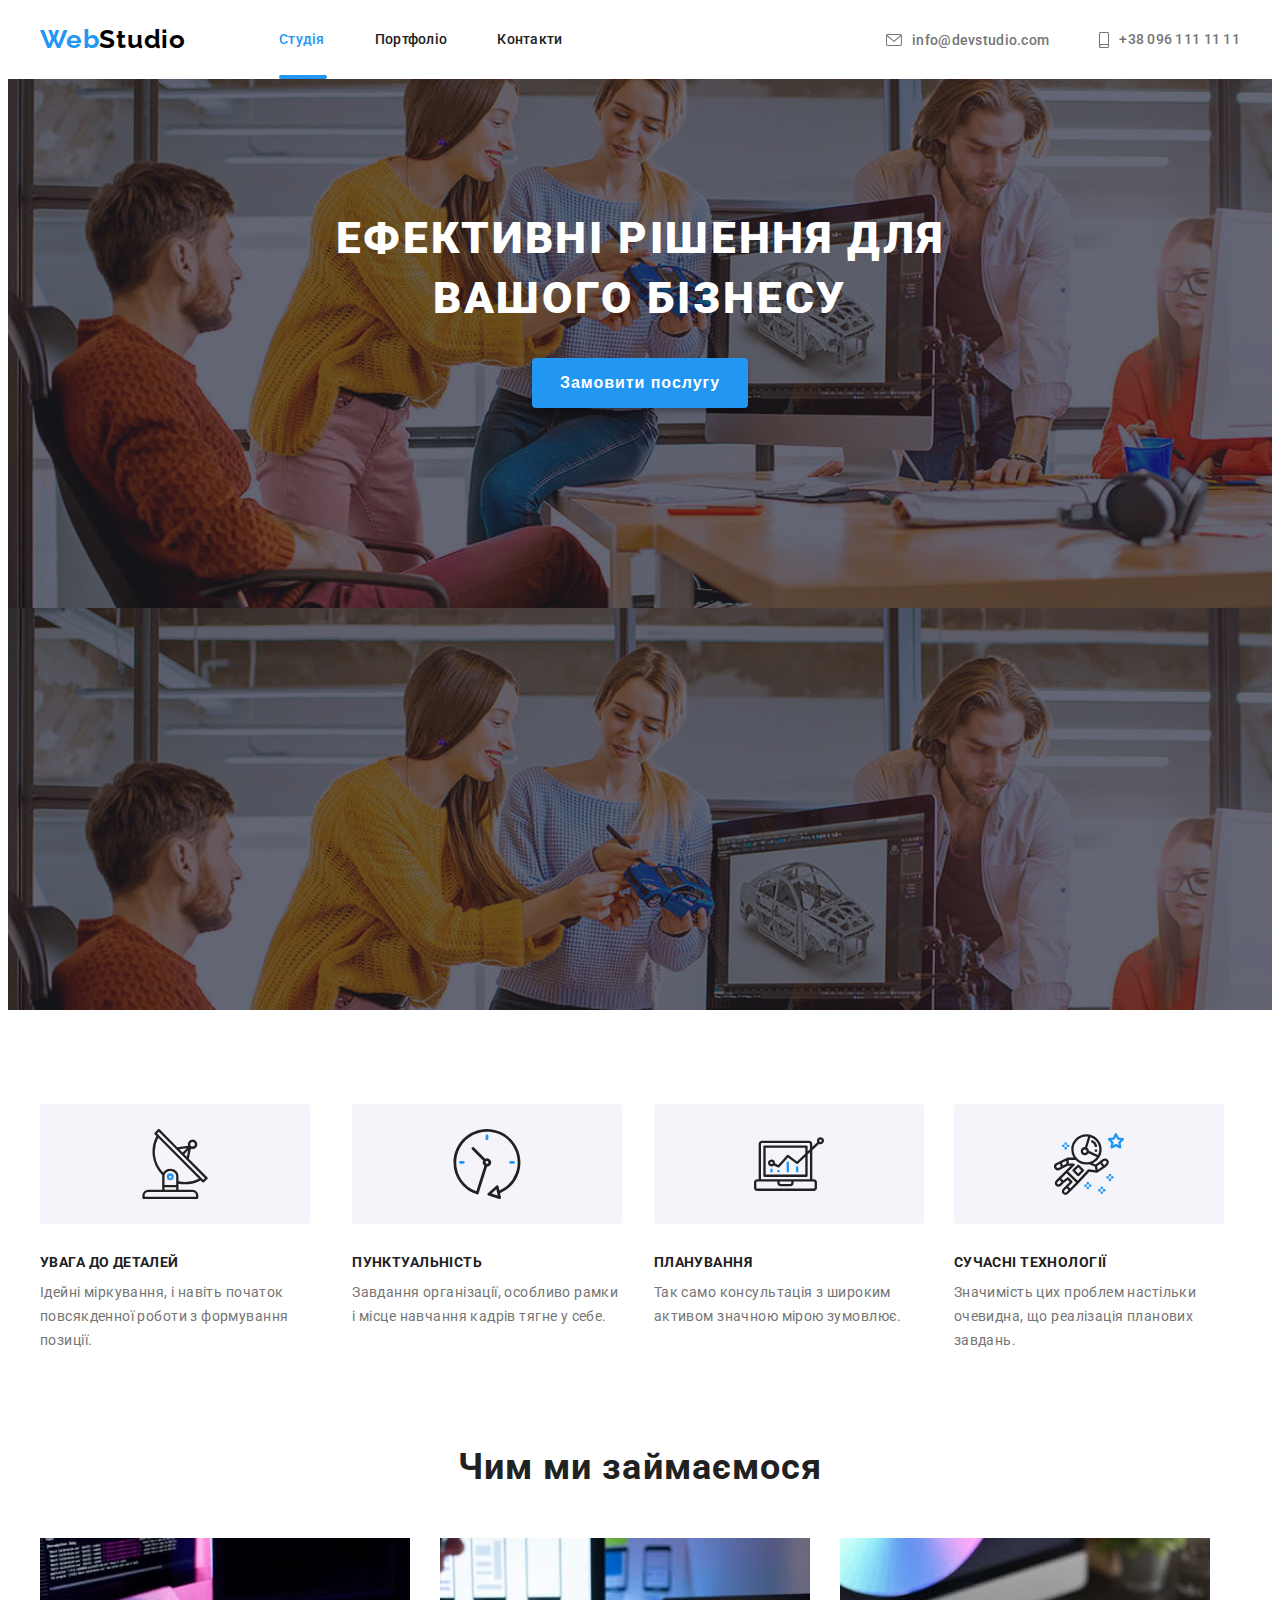
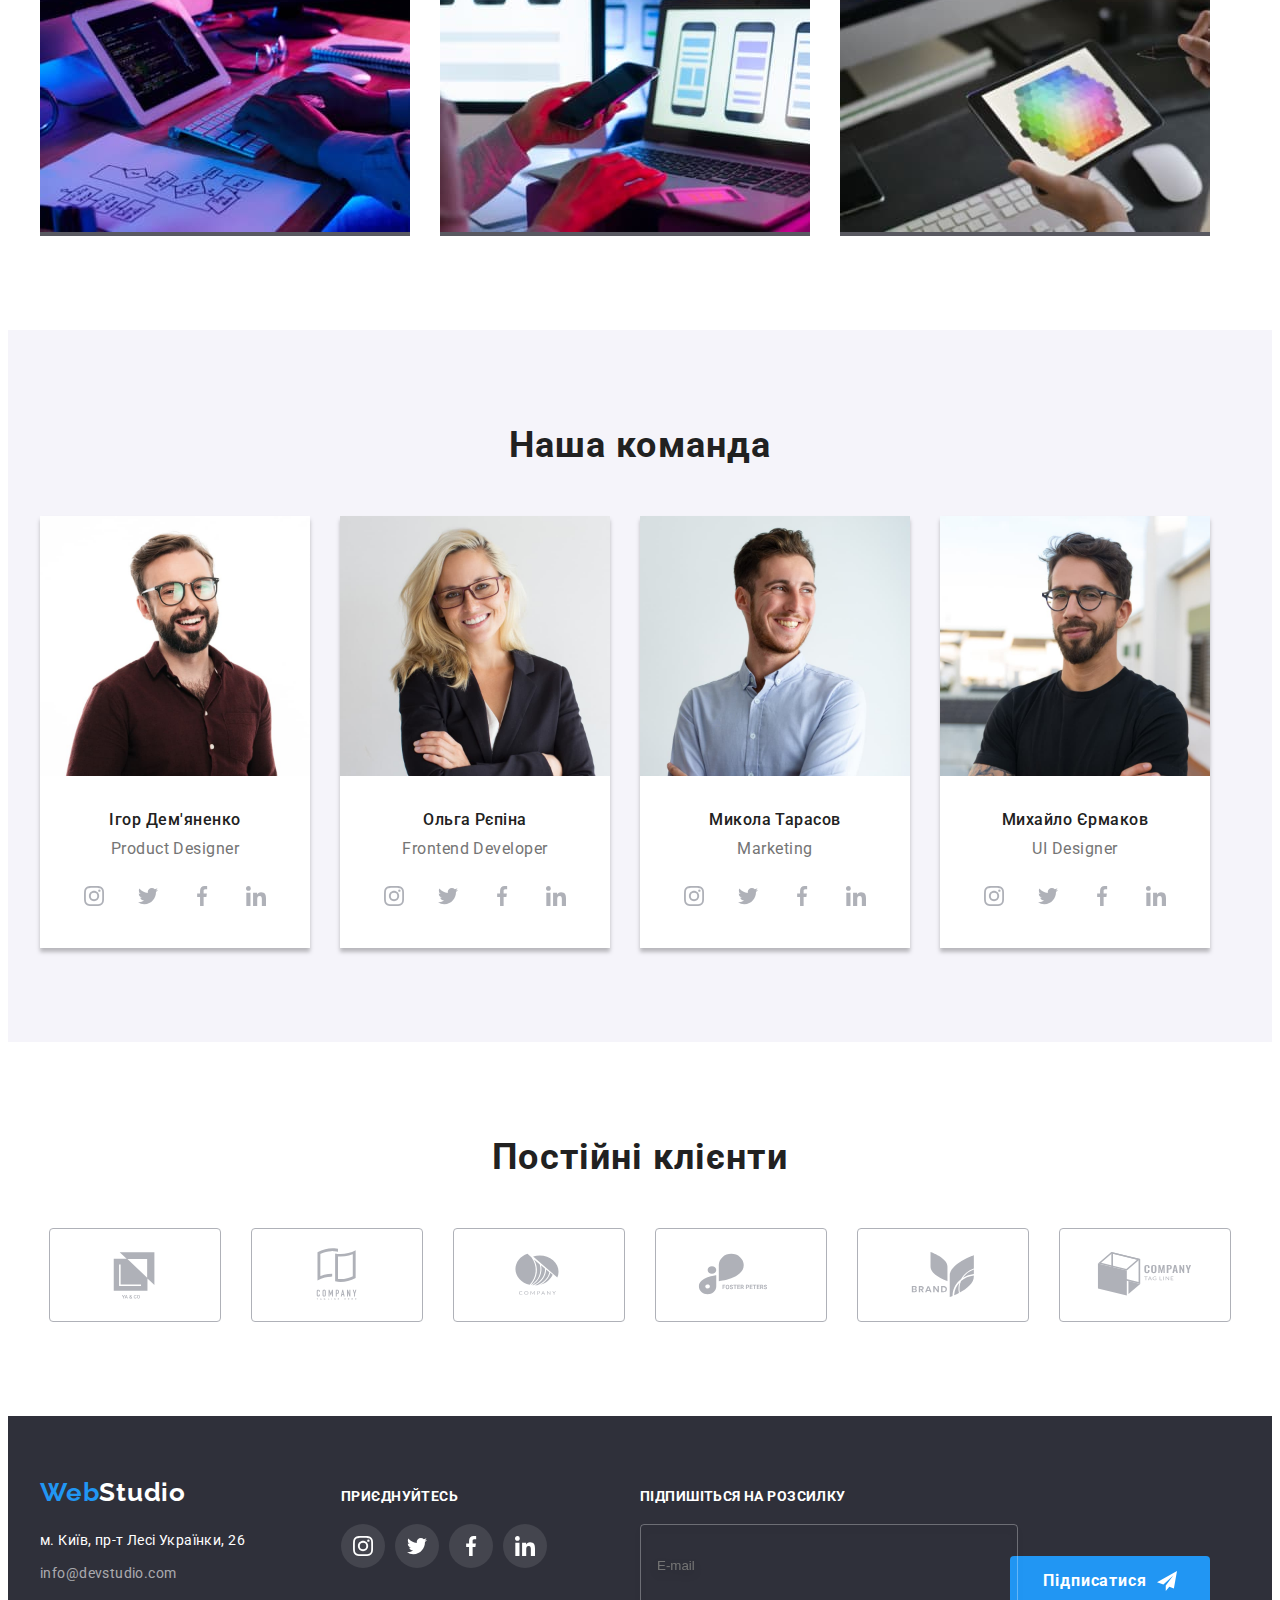
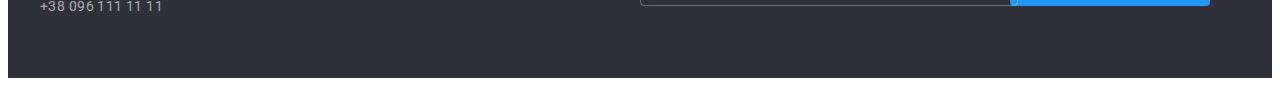
<file: index.html>
<!DOCTYPE html>
<html lang="uk">
<head>
    <meta charset="UTF-8">
    <meta http-equiv="X-UA-Compatible" content="IE=edge">
    <meta name="viewport" content="width=device-width, initial-scale=1.0">
        <title>Студія</title>
        <link rel="preconnect" href="https://fonts.googleapis.com">
        <link rel="preconnect" href="https://fonts.gstatic.com" crossorigin>
        <link href="https://fonts.googleapis.com/css2?family=Raleway:wght@700&family=Roboto:wght@400;500;700;900&display=swap" 
        rel="stylesheet">
        <!------- Modern normalize ------>
        <link rel="stylesheet" href="https://cdnjs.cloudflare.com/ajax/libs/modern-normalize/1.1.0/modern-normalize.min.css" integrity="sha512-wpPYUAdjBVSE4KJnH1VR1HeZfpl1ub8YT/NKx4PuQ5NmX2tKuGu6U/JRp5y+Y8XG2tV+wKQpNHVUX03MfMFn9Q==" crossorigin="anonymous" referrerpolicy="no-referrer" />
        <link rel="stylesheet" href="./css/main.min.css" />
        <link rel="stylesheet" href="./css/style.css" />
       
</head>
<body>
    <header class="general__container-header header">
        <div class="container">
                <div class="header__container"> 
                    <div class="header__logo"> 
                        <a class="logo" href="">Web<span class="logo__img">Studio</span></a>
                    </div>
                    <nav class="nav">
                        <ul class="nav__list">
                            <li class="nav__item"> 
                                <a href="./index.html" class="nav__link nav__link--current">Студія</a></li>
                            <li class="nav__item">
                                <a href="./portfolio.html"class="nav__link">Портфоліо</a></li>
                            <li class="nav__item">
                                <a href=""class="nav__link">Контакти</a></li>
                        </ul>
                    </nav>
                        <div class="header__group"> 
                            <a href="mailto:info@devstudio.com" class="header__mail">
                                <svg class="mail__img" width="16" height="12">
                                    <use href="./images/sssymbol-defs.svg#icon-envelopehover"><use/>
                                </svg>
                                info@devstudio.com</a>
                              <a href="tel:+380961111111" class="header__contact">
                                <svg class="contact__img" width="10" height="16">
                                    <use href="./images/sssymbol-defs.svg#icon-smartphone"><use/>
                                  </svg>
                                  +38 096 111 11 11</a>
                        </div>
                </div>
        </div>
    </header>
    <main>
<section class="hero">
        <div class="container">
            <h1 class="hero__title">Ефективні рішення для вашого бізнесу</h1>
        <div>
                    <button type="button" class="hero__btn" data-modal-open>Замовити послугу</button>
        </div>
    </div>
    </section>
    <section class="features__container">
        <div class="container">
            <h2 hidden>Особливості</h2>
                    <ul class="features__list" >
                    <li class="list features__item">
                        <ul class="list">
                            <li class="features__item--fon">
                        <svg class="features__img" width="70" height="70">
                            <use href="./images/sssymbol-defs.svg#icon-antenna"><use/>
                          </svg>
                        </li>
                    </ul>
                            <h3 class="features__name">Увага до деталей</h3>
                            <p class="features__description">Ідейні міркування, і навіть початок повсякденної роботи з формування позиції.</p>
                        </li>
                    <li class="list features__item">
                        <ul class="list">
                            <li class="features__item--fon">
                        <svg class="features__img" width="70" height="70">
                            <use href="./images/sssymbol-defs.svg#icon-clock"><use/>
                          </svg>
                        </li>
                    </ul>
                        <h3 class="features__name">Пунктуальність</h3>
                        <p class="features__description">Завдання організації, особливо рамки і місце навчання кадрів тягне у себе.</p>
                    </li>
                    <li class="list features__item">
                        <ul class="list">
                            <li class="features__item--fon">
                        <svg class="features__img" width="70" height="70">
                            <use href="./images/sssymbol-defs.svg#icon-diagram"><use/>
                          </svg>
                        </li>
                        </ul>
                        <h3 class="features__name">Планування</h3>
                        <p class="features__description">Так само консультація з широким активом значною мірою зумовлює.</p>
                    </li>
                    <li class="list features__item">
                        <ul class="list">
                            <li class="features__item--fon">
                        <svg class="features__img" width="70" height="70">
                            <use href="./images/sssymbol-defs.svg#icon-astronaut"><use/>
                          </svg>
                        </li>
                    </ul>
                        <h3 class="features__name">Сучасні технології</h3>
                        <p class="features__description">Значимість цих проблем настільки очевидна, що реалізація планових завдань.</p>
                    </li>
                </ul>
              </div>    
    </section>
    <section class="work__container">
        <div class="container">
                <h2 class="work__title">Чим ми займаємося</h2>
            <ul class="list work__list">
                <li class="work__item">
                   <div class="work__thumb">
                    <img  src="./images/box_1.jpg" alt="Робочий процес" width="370" height="294">
                    <div class="overlay__work"><p class="overlay__work--text">Десктопні додатки</p></div>
                </div>
                </li>
                <li class="work__item">
                    <div class="work__thumb">
                    <img src="./images/box_2.jpg" alt="Робочий процес" width="370" height="294">
                    <div class="overlay__work"><p class="overlay__work--text">Мобільні додатки</p></div>
                </div>
                </li>
                <li class="work__item">
                    <div class="work__thumb">
                    <img src="./images/box_3.jpg" alt="Робочий процес" width="370" height="294">
                    <div class="overlay__work"><p class="overlay__work--text">Дизайнерські рішення</p></div>
                </div>
                </li>
            </ul>
        </div>
    </section>
<section class="team__section">
    <div class="container">
        <h2 class="team__title">Наша команда</h2>
        <ul class="list team__list">
            <li class="team__item">
                <img src="./images/img_1.jpg" alt="Працівник" width="270" height="260">
                <div class="team__group">
                    <h3 class="team__name">Ігор Дем'яненко</h3>
                    <p class="team__position">Product Designer</p>
                    <ul class="list social__network">
                        <li class="social__network-item">
                            <a class="social__network-link"
                            href="https://www.instagram.com"
                            target="_blank"
                            rel="noopener noreferrer"
                            aria-label="Instagram icon"
                            >
                            <svg class="social__network-icon" width="20" height="20">
                                <use href="./images/sssymbol-defs.svg#icon-instagram"><use/>
                            </svg>
                        </a>
                    </li>
                    <li class="social__network-item">
                        <a class="social__network-link"
                            href="https://twitter.com/?lang=uk"
                            target="_blank"
                            rel="noopener noreferrer"
                            aria-label="Twitter icon"
                            >
                            <svg class="social__network-icon" width="20" height="20"> 
                                <use href="./images/sssymbol-defs.svg#icon-twitter"><use/>
                            </svg>
                        </a>
                    </li>
                    <li class="social__network-item">
                        <a class="social__network-link"
                            href="https://www.facebook.com/campaign/landing.php?campaign_id=1600506847&extra_1=s%7Cc%7C303881997266%7Ce%7Catqc%20er%7C&placement=&creative=303881997266&keyword=atqc%20er&partner_id=googlesem&extra_2=campaignid%3D1600506847%26adgroupid%3D60825662376%26matchtype%3De%26network%3Dg%26source%3Dnotmobile%26search_or_content%3Ds%26device%3Dc%26devicemodel%3D%26adposition%3D%26target%3D%26targetid%3Dkwd-309614322922%26loc_physical_ms%3D9061016%26loc_interest_ms%3D%26feeditemid%3D%26param1%3D%26param2%3D&gclid=CjwKCAiA9qKbBhAzEiwAS4yeDVykRVFYwx1C5_49Tey_Y1slBAY74cSh2taEJXi-N8TJd7tq7RgyiRoCDEwQAvD_BwE"
                            target="_blank"
                            rel="noopener noreferrer"
                            aria-label="Facebook icon"
                            >
                            <svg class="social__network-icon" width="20" height="20">
                                <use href="./images/sssymbol-defs.svg#icon-facebook"><use/>
                            </svg>
                        </a>
                    </li>
                    <li class="social__network-item">
                    <a class="social__network-link"
                            href="https://ua.linkedin.com"
                            target="_blank"
                            rel="noopener noreferrer"
                            aria-label="Linkedin icon"
                            >
                            <svg class="social__network-icon" width="20" height="20">
                                <use href="./images/sssymbol-defs.svg#icon-linkedin"><use/>
                            </svg>
                        </a>
                     </li>
                </ul>
                </div>
            </li>
            <li class="team__item">
                <img src="./images/img_2.jpg" alt="Працівник" width="270" height="260">
                <div class="team__group">
                    <h3 class="team__name">Ольга Рєпіна</h3>
                    <p class="team__position">Frontend Developer</p>
                    <ul class="list social__network">
                        <li class="social__network-item">
                            <a class="social__network-link"
                                href="https://www.instagram.com"
                                target="_blank"
                                rel="noopener noreferrer"
                                aria-label="Instagram icon"
                                >
                                <svg class="social__network-icon" width="20" height="20">
                                    <use href="./images/sssymbol-defs.svg#icon-instagram"><use/>
                                </svg>
                            </a>
                        </li>
                        <li class="social__network-item">
                            <a class="social__network-link"
                                href="https://twitter.com/?lang=uk"
                                target="_blank"
                                rel="noopener noreferrer"
                                aria-label="Twitter icon"
                                >
                                <svg class="social__network-icon" width="20" height="20"> 
                                    <use href="./images/sssymbol-defs.svg#icon-twitter"><use/>
                                </svg>
                            </a>
                        </li>
                        <li class="social__network-item">
                            <a class="social__network-link"
                                href="https://www.facebook.com/campaign/landing.php?campaign_id=1600506847&extra_1=s%7Cc%7C303881997266%7Ce%7Catqc%20er%7C&placement=&creative=303881997266&keyword=atqc%20er&partner_id=googlesem&extra_2=campaignid%3D1600506847%26adgroupid%3D60825662376%26matchtype%3De%26network%3Dg%26source%3Dnotmobile%26search_or_content%3Ds%26device%3Dc%26devicemodel%3D%26adposition%3D%26target%3D%26targetid%3Dkwd-309614322922%26loc_physical_ms%3D9061016%26loc_interest_ms%3D%26feeditemid%3D%26param1%3D%26param2%3D&gclid=CjwKCAiA9qKbBhAzEiwAS4yeDVykRVFYwx1C5_49Tey_Y1slBAY74cSh2taEJXi-N8TJd7tq7RgyiRoCDEwQAvD_BwE"
                                target="_blank"
                                rel="noopener noreferrer"
                                aria-label="Facebook icon"
                                >
                                <svg class="social__network-icon" width="20" height="20">
                                    <use href="./images/sssymbol-defs.svg#icon-facebook"><use/>
                                </svg>
                            </a>
                        </li>
                        <li class="social__network-item">
                        <a class="social__network-link"
                                href="https://ua.linkedin.com"
                                target="_blank"
                                rel="noopener noreferrer"
                                aria-label="Linkedin icon"
                                >
                                <svg class="social__network-icon" width="20" height="20">
                                    <use href="./images/sssymbol-defs.svg#icon-linkedin"><use/>
                                </svg>
                            </a>
                     </li>
                </ul>
                </div>
            </li>
            <li class="team__item">
                <img src="./images/img_3.jpg" alt="Працівник" width="270" height="260">
                    <div class="team__group">
                        <h3 class="team__name">Микола Тарасов</h3>
                        <p class="team__position">Marketing</p>
                        <ul class="list social__network">
                            <li class="social__network-item">
                                <a class="social__network-link"
                                href="https://www.instagram.com"
                                target="_blank"
                                rel="noopener noreferrer"
                                aria-label="Instagram icon"
                                >
                                <svg class="social__network-icon" width="20" height="20">
                                    <use href="./images/sssymbol-defs.svg#icon-instagram"><use/>
                                </svg>
                            </a>
                        </li>
                        <li class="social__network-item">
                            <a class="social__network-link"
                                href="https://twitter.com/?lang=uk"
                                target="_blank"
                                rel="noopener noreferrer"
                                aria-label="Twitter icon"
                                >
                                <svg class="social__network-icon" width="20" height="20"> 
                                    <use href="./images/sssymbol-defs.svg#icon-twitter"><use/>
                                </svg>
                            </a>
                        </li>
                        <li class="social__network-item">
                            <a class="social__network-link"
                                href="https://www.facebook.com/campaign/landing.php?campaign_id=1600506847&extra_1=s%7Cc%7C303881997266%7Ce%7Catqc%20er%7C&placement=&creative=303881997266&keyword=atqc%20er&partner_id=googlesem&extra_2=campaignid%3D1600506847%26adgroupid%3D60825662376%26matchtype%3De%26network%3Dg%26source%3Dnotmobile%26search_or_content%3Ds%26device%3Dc%26devicemodel%3D%26adposition%3D%26target%3D%26targetid%3Dkwd-309614322922%26loc_physical_ms%3D9061016%26loc_interest_ms%3D%26feeditemid%3D%26param1%3D%26param2%3D&gclid=CjwKCAiA9qKbBhAzEiwAS4yeDVykRVFYwx1C5_49Tey_Y1slBAY74cSh2taEJXi-N8TJd7tq7RgyiRoCDEwQAvD_BwE"
                                target="_blank"
                                rel="noopener noreferrer"
                                aria-label="Facebook icon"
                                >
                                <svg class="social__network-icon" width="20" height="20">
                                    <use href="./images/sssymbol-defs.svg#icon-facebook"><use/>
                                </svg>
                            </a>
                        </li>
                        <li class="social__network-item">
                        <a class="social__network-link"
                                href="https://ua.linkedin.com"
                                target="_blank"
                                rel="noopener noreferrer"
                                aria-label="Linkedin icon"
                                >
                                <svg class="social__network-icon" width="20" height="20">
                                    <use href="./images/sssymbol-defs.svg#icon-linkedin"><use/>
                                </svg>
                            </a>
                         </li>
                    </ul>
                    </div>
            </li>
            <li class="team__item">
                <img src="./images/img_4.jpg" alt="Працівник" width="270" height="260">
                <div class="team__group">
                    <h3 class="team__name">Михайло Єрмаков</h3>
                    <p class="team__position">UI Designer</p>
                    <ul class="list social__network">
                        <li class="social__network-item">
                            <a class="social__network-link"
                                href="https://www.instagram.com"
                                target="_blank"
                                rel="noopener noreferrer"
                                aria-label="Instagram icon"
                                >
                                <svg class="social__network-icon" width="20" height="20">
                                    <use href="./images/sssymbol-defs.svg#icon-instagram"><use/>
                                </svg>
                            </a>
                        </li>
                        <li class="social__network-item">
                            <a class="social__network-link"
                                href="https://twitter.com/?lang=uk"
                                target="_blank"
                                rel="noopener noreferrer"
                                aria-label="Twitter icon"
                                >
                                <svg class="social__network-icon" width="20" height="20"> 
                                    <use href="./images/sssymbol-defs.svg#icon-twitter"><use/>
                                </svg>
                            </a>
                        </li>
                        <li class="social__network-item">
                            <a class="social__network-link"
                                href="https://www.facebook.com/campaign/landing.php?campaign_id=1600506847&extra_1=s%7Cc%7C303881997266%7Ce%7Catqc%20er%7C&placement=&creative=303881997266&keyword=atqc%20er&partner_id=googlesem&extra_2=campaignid%3D1600506847%26adgroupid%3D60825662376%26matchtype%3De%26network%3Dg%26source%3Dnotmobile%26search_or_content%3Ds%26device%3Dc%26devicemodel%3D%26adposition%3D%26target%3D%26targetid%3Dkwd-309614322922%26loc_physical_ms%3D9061016%26loc_interest_ms%3D%26feeditemid%3D%26param1%3D%26param2%3D&gclid=CjwKCAiA9qKbBhAzEiwAS4yeDVykRVFYwx1C5_49Tey_Y1slBAY74cSh2taEJXi-N8TJd7tq7RgyiRoCDEwQAvD_BwE"
                                target="_blank"
                                rel="noopener noreferrer"
                                aria-label="Facebook icon"
                                >
                                <svg class="social__network-icon" width="20" height="20">
                                    <use href="./images/sssymbol-defs.svg#icon-facebook"><use/>
                                </svg>
                            </a>
                        </li>
                        <li class="social__network-item">
                        <a class="social__network-link"
                                href="https://ua.linkedin.com"
                                target="_blank"
                                rel="noopener noreferrer"
                                aria-label="Linkedin icon"
                                >
                                <svg class="social__network-icon" width="20" height="20">
                                    <use href="./images/sssymbol-defs.svg#icon-linkedin"><use/>
                                </svg>
                            </a>
                     </li>
                    </ul>
                </div>  
            </li>
        </ul>
    </div>
</section>
<section class="container customers__section">
    <div>
    <h2 class="customers__title">Постійні клієнти</h2>
    <ul class="customers__list">
        <li class="list">
            <a class="customers__link" href="">
            <svg class="social__network-icon" width="106" height="60">
                <use href="./images/sssymbol-defs.svg#icon-Logo"><use/>
            </svg>
        </a>
        </li>
        <li class="list">
            <a class="customers__link" href="">
            <svg class="social__network-icon" width="106" height="60">
                <use href="./images/sssymbol-defs.svg#icon-Logob"><use/>
            </svg>
        </a>
        </li>
        <li class="list">
            <a class="customers__link" href="">
            <svg class="social__network-icon" width="106" height="60">
                <use href="./images/sssymbol-defs.svg#icon-Logoc"><use/>
            </svg>
        </a>
        </li>
        <li class="list">
            <a class="customers__link" href="">
            <svg class="social__network-icon" width="106" height="60">
                <use href="./images/sssymbol-defs.svg#icon-Logoy"><use/>
            </svg>
        </a>
        </li>
        <li class="list">
            <a class="customers__link" href="">
            <svg class="social__network-icon" width="106" height="60">
                <use href="./images/sssymbol-defs.svg#icon-Logod"><use/>
            </svg>
        </a>
        </li>
        <li class="list">
            <a class="customers__link" href="">
            <svg class="social__network-icon" width="106" height="60">
                <use href="./images/sssymbol-defs.svg#icon-Logoe"><use/>
            </svg>
        </a>
        </li>
    </ul>
</div>
</section>
    </main>
        <footer class="footer footer__section">
            <div class="container">
            <div class="footer__group">
                <div>
                        <div class="footer__group-logo"> 
                    <a href class="footer__logo">Web<span class="footer_-logo-part">Studio</span></a>
                        </div>
                    <address>
                        <ul class="footer__group-adress">
                            <li class="list footer__adress-item">
                                    <a class="footer__adress-link list" href="https://goo.gl/maps/mPQvmjuRFqu8Kfpr9" target="_blank" 
                                    rel="noopener noreferrer nofollow"
                                    >м. Київ, пр-т Лесі Українки, 26</a>
                            </li>
                            <li class="list">
                                    <a class="footer__mail-link footer__adress-item" href="mailto:info@devstudio.com">info@devstudio.com</a>
                            </li>
                                    <li class="list">
                                        <a class="footer_header_tel" href="tel:+380961111111">+38 096 111 11 11</a>
                            </li> 
                        </ul>
                    </address>
                    </div>
                        <div class="footer__socials__network">
                            <p class="footer__socials__network-title">Приєднуйтесь</p>
                                <ul class="list footer__socials__network-group">
                                    <li class="social__network-item">
                                        <a class="social_link_footer"
                                            href="https://www.instagram.com"
                                            target="_blank"
                                            rel="noopener noreferrer"
                                            aria-label="Instagram icon"
                                            >
                                            <svg class="footer__socials__network-icon" width="20" height="20">
                                                <use href="./images/sssymbol-defs.svg#icon-instagram"><use/>
                                            </svg>
                                        </a>
                                    </li>
                                    <li class="social__network-item">
                                        <a class="social_link_footer"
                                            href="https://twitter.com/?lang=uk"
                                            target="_blank"
                                            rel="noopener noreferrer"
                                            aria-label="Twitter icon"
                                            >
                                            <svg class="footer__socials__network-icon" width="20" height="20"> 
                                                <use href="./images/sssymbol-defs.svg#icon-twitter"><use/>
                                            </svg>
                                        </a>
                                    </li>
                                    <li class="social__network-item">
                                        <a class="social_link_footer"
                                            href="https://www.facebook.com/campaign/landing.php?campaign_id=1600506847&extra_1=s%7Cc%7C303881997266%7Ce%7Catqc%20er%7C&placement=&creative=303881997266&keyword=atqc%20er&partner_id=googlesem&extra_2=campaignid%3D1600506847%26adgroupid%3D60825662376%26matchtype%3De%26network%3Dg%26source%3Dnotmobile%26search_or_content%3Ds%26device%3Dc%26devicemodel%3D%26adposition%3D%26target%3D%26targetid%3Dkwd-309614322922%26loc_physical_ms%3D9061016%26loc_interest_ms%3D%26feeditemid%3D%26param1%3D%26param2%3D&gclid=CjwKCAiA9qKbBhAzEiwAS4yeDVykRVFYwx1C5_49Tey_Y1slBAY74cSh2taEJXi-N8TJd7tq7RgyiRoCDEwQAvD_BwE"
                                            target="_blank"
                                            rel="noopener noreferrer"
                                            aria-label="Facebook icon"
                                            >
                                            <svg class="footer__socials__network-icon" width="20" height="20">
                                                <use href="./images/sssymbol-defs.svg#icon-facebook"><use/>
                                            </svg>
                                        </a>
                                    </li>
                                    <li class="social__network-item">
                                        <a class="social_link_footer"
                                            href="https://ua.linkedin.com"
                                            target="_blank"
                                            rel="noopener noreferrer"
                                            aria-label="Linkedin icon"
                                            >
                                            <svg class="footer__socials__network-icon" width="20" height="20">
                                                <use href="./images/sssymbol-defs.svg#icon-linkedin"><use/>
                                            </svg>
                                        </a>
                                    </li>
                                </ul>
                        </div>
                <div class="footer__subscription">
                    <p class="footer__subscription-title">Підпишіться на розсилку</p>
                    <div class="footer__subscription-group">
                    <form  name="footer__subscription-form" autocomplete="on">
                        <div>
                            <label class="footer__subscription-label">
                                <input class="footer__subscription-mail" 
                                type="email" name="E-mail" 
                                placeholder="E-mail">
                        <button type="submit" class="footer__subscription-btn" data-modal-open>Підписатися
                            <a class="footer__subscription-link">
                                            <svg class="footer__subscription-icon" width="20" height="20">
                                                <use href="./images/sssymbol-defs.svg#-iconicon-send"><use/>
                                            </svg>
                                        </a> 
                        </button>
                    </label>
                       </div>
                    </form>
                </div>
                </div>
            </div>
        </div> 
        </footer>
         <!-- Modal window -->
       <div class="backdrop is-hidden" data-modal>
        <div class="modal"><button class="modal-btn" data-modal-close>
            <svg class="footer-icon" width="24" height="24">
                <use href="./images/sssymbol-defs.svg#-iconclose-black-18dp-2-1"></use>
            </svg>
        </button>
      <strong class="modal-label">Залиште свої дані, ми вам передзвонимо</strong>
      <form class="modal-form" name="modal_form">
        <div class="modal-form-group" role="group">
            <label class="modal-form-label" for="user_name">Ім'я</label>
            <div class="modal-form-wrapper">
                <input class="modal-form-field" type="text" name="user_name" id="user_name">
                <svg class="modal-form-icon" width="18" height="18">
                    <use href="./images/sssymbol-defs.svg#-iconperson-black-18dp-1"></use>
                </svg>
            </div>
            <label class="modal-form-label" for="user_phone">Телефон</label>
            <div class="modal-form-wrapper">
                <input class="modal-form-field" type="tel" name="user_phone" id="user_phone">
                <svg class="modal-form-icon" width="18" height="18">
                    <use href="./images/sssymbol-defs.svg#-iconphone-black-18dp-1"></use>
                </svg>
            </div>
            <label class="modal-form-label" for="user_mail">Пошта</label>
            <div class="modal-form-wrapper">
                <input class="modal-form-field" type="text" name="user_mail" id="user_mail">
                <svg class="modal-form-icon" width="18" height="18">
                    <use href="./images/sssymbol-defs.svg#-iconemail-black-18dp-1"></use>
                </svg>
            </div>
            <label class="modal-form-label" for="user_message">Коментар</label>
            <textarea 
            class="modal-form-message" 
            name="user_message" 
            id="user_message" rows="6"
            placeholder="Введіть текст"
            ></textarea>
        </div>
        <div role="group" class="modal-form-agreement">
            <input class="modal-form-checkbox" type="checkbox" id="user-agreement"/>
            <label class="modal-form-agreement-desc" for="user-agreement">Погоджуюся з розсилкою та приймаю 
                <a class="modal-form-agreement-link" href="">Умови договору</a>
            </label>
        </div>
        <button class="modal-form-btn" type="submit">Відправити</button>
      </form>
    </div>
       </div>
       <body>
        <!-- Вся твоя розмітка, включно з розміткою модалки -->
      
        <!-- Ставимо перед закриваючим тегом body -->
        <script src="./js/modal.js"></script>
      </body>
</html>
</file>
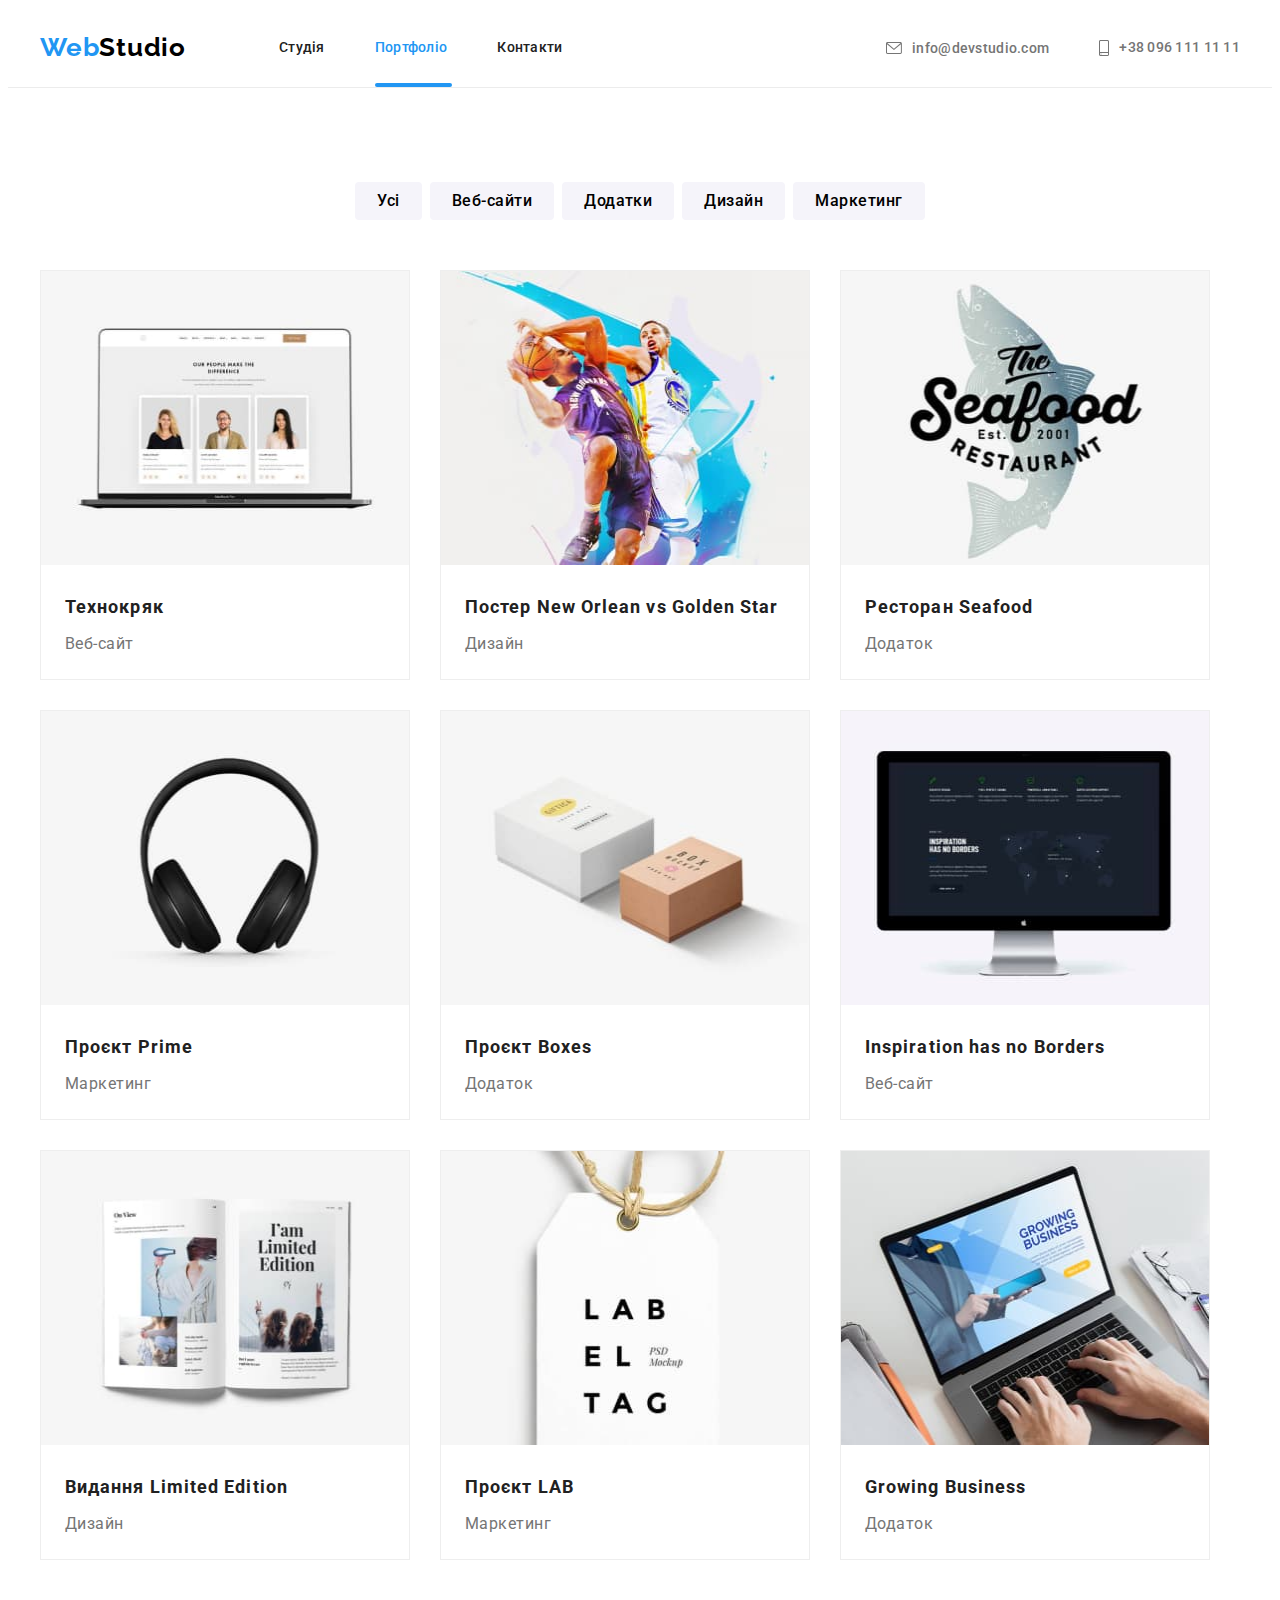
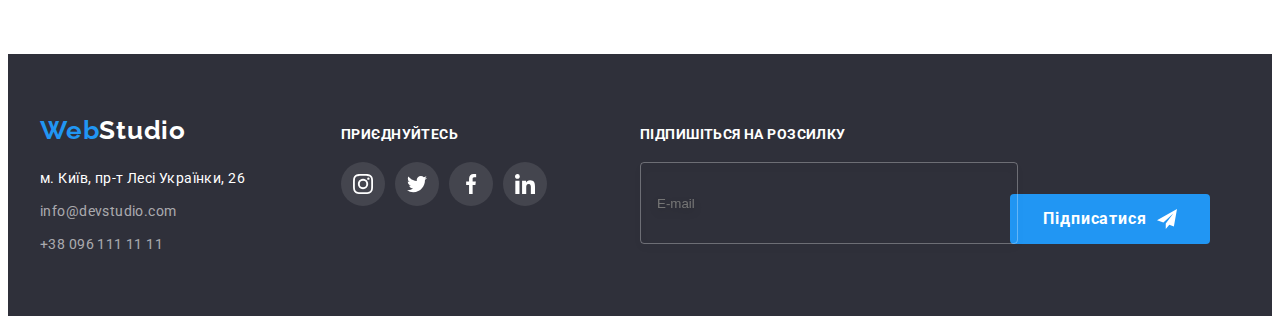
<file: portfolio.html>
<!DOCTYPE html>
<html lang="uk">
<head>
    <title>Портфоліо</title>
    <link rel="preconnect" href="https://fonts.googleapis.com">
        <link rel="preconnect" href="https://fonts.gstatic.com" crossorigin>
        <link href="https://fonts.googleapis.com/css2?family=Raleway:wght@700&family=Roboto:wght@400;500;700;900&display=swap" 
        rel="stylesheet">
        <link rel="stylesheet" href="https://cdnjs.cloudflare.com/ajax/libs/modern-normalize/1.1.0/modern-normalize.min.css" integrity="sha512-wpPYUAdjBVSE4KJnH1VR1HeZfpl1ub8YT/NKx4PuQ5NmX2tKuGu6U/JRp5y+Y8XG2tV+wKQpNHVUX03MfMFn9Q==" crossorigin="anonymous" referrerpolicy="no-referrer" />
        <link rel="stylesheet" href="./css/main.min.css" />
        <link rel="stylesheet" href="./css/style.css">
</head>
<body>
   
        <header class="container__work-prtfl general__container-header">
            <div class="container">
                    <div class="header__container"> 
                        <div class="header__logo"> 
                            <a class="logo" href="">Web<span class="logo__img">Studio</span></a>
                        </div>
                        <nav>
                            <ul class="nav__list">
                                <li>
                                    <a href="./index.html" class="nav__link">Студія</a></li>
                                <li>
                                    <a href="./portfolio.html"class="nav__link nav__link--current">Портфоліо</a></li>
                                <li>
                                    <a href=""class="nav__link">Контакти</a></li>
                            </ul>
                        </nav>
                            <div class="header__group"> 
                                <a href="mailto:info@devstudio.com" class="header__mail">
                                    <svg class="mail__img" width="16" height="12">
                                        <use href="./images/sssymbol-defs.svg#icon-envelopehover"><use/>
                                    </svg>
                                    info@devstudio.com</a>
                                  <a href="tel:+380961111111" class="header__contact">
                                    <svg class="contact__img" width="10" height="16">
                                        <use href="./images/sssymbol-defs.svg#icon-smartphone"><use/>
                                      </svg>
                                      +38 096 111 11 11</a>
                            </div>
                    </div>
            </div>
        </header>
            <main>
                <section class="essential">
                    <div class="container">
                        <h1 hidden>Портфоліо</h1>
                            <ul class="list button_container">
                                <li>
                                    <a class="link_btn_prtfl" href="">
                                    <button type="button" class="btn_prtfl">Усі</button>
                                </a>
                                </li>
                                <li>
                                    <a class="link_btn_prtfl" href="">
                                    <button type="button" class="btn_prtfl">Веб-сайти</button>
                                </a>
                                </li>
                                <li>
                                    <a class="link_btn_prtfl" href="">
                                    <button type="button" class="btn_prtfl">Додатки</button>
                                </a>
                                </li>
                                <li>
                                    <a class="link_btn_prtfl" href="">
                                    <button type="button" class="btn_prtfl">Дизайн</button>
                                </a>
                                </li>
                                <li>
                                    <a class="link_btn_prtfl" href="">
                                    <button type="button" class="btn_prtfl">Маркетинг</button>
                                </a>
                                </li>
                            </ul>
                            <ul class="list prtfl_container">
                                <li class="container_work">
                                    <a class="container_work_card" href="">
                                        <div class="about_work">
                                            <img src="./images/portfolio/img.jpg" alt="Проект" width="368" height="294">
                                        <div class="overlay_prtfl"><p class="overlay_prtfl_text">Ресурс пропонує комплексні пропозиції з різним рівнем функціоналу та сервісів. Все це дозволить відвідувачу отримати вичерпні відомості про компанію чи приватну особу.
                                            </p>
                                            </div>
                                        </div>
                                            <div class="prtfl_container_work">
                                                <h2 class="title_work">Технокряк</h2>
                                                <p class="type_work">Веб-сайт</p>
                                            </div>
                                    </a>
                                </li>
                                <li class="container_work">
                                    <a class="container_work_card" href="">
                                        <div class="about_work">
                                                        <img src="./images/portfolio/img(1).jpg" alt="Проект" width="368" height="294">
                                                        <div class="overlay_prtfl"><p class="overlay_prtfl_text">Ресурс пропонує комплексні пропозиції з різним рівнем функціоналу та сервісів. Все це дозволить відвідувачу отримати вичерпні відомості про компанію чи приватну особу.
                                                        </p>
                                                    </div>
                                                </div>
                                                <div class="prtfl_container_work">
                                                    <h2 class="title_work">Постер New Orlean vs Golden Star</h2>
                                                    <p class="type_work">Дизайн</p>
                                                </div>
                                            </a>
                                </li>
                                <li class="container_work">
                                                <a class="container_work_card" href="">
                                                    <div class="about_work">
                                            <img src="./images/portfolio/img(2).jpg" alt="Проект" width="368" height="294">
                                            <div class="overlay_prtfl"><p class="overlay_prtfl_text">Ресурс пропонує комплексні пропозиції з різним рівнем функціоналу та сервісів. Все це дозволить відвідувачу отримати вичерпні відомості про компанію чи приватну особу.
                                            </p>
                                        </div>
                                        </div>
                                        <div class="prtfl_container_work">
                                            <h2 class="title_work">Ресторан Seafood</h2>
                                            <p class="type_work">Додаток</p>
                                        </div>
                                        </a>
                                </li>
                            <li class="container_work">
                                            <a class="container_work_card" href="">  
                                            <div class="about_work"> 
                                        <img src="./images/portfolio/img(3).jpg" alt="Проект" width="368" height="294">
                                        <div class="overlay_prtfl"><p class="overlay_prtfl_text">Ресурс пропонує комплексні пропозиції з різним рівнем функціоналу та сервісів. Все це дозволить відвідувачу отримати вичерпні відомості про компанію чи приватну особу.
                                        </p>
                                    </div>
                                </div>
                                        <div class="prtfl_container_work">
                                            <h2 class="title_work">Проєкт Prime</h2>
                                            <p class="type_work">Маркетинг</p>
                                        </div>    
                                    </a>
                            </li>
                            <li class="container_work">
                                <a class="container_work_card" href=""> 
                                    <div class="about_work"> 
                                <img src="./images/portfolio/img(4).jpg" alt="Проект" width="368" height="294">
                                <div class="overlay_prtfl"><p class="overlay_prtfl_text">Ресурс пропонує комплексні пропозиції з різним рівнем функціоналу та сервісів. Все це дозволить відвідувачу отримати вичерпні відомості про компанію чи приватну особу.
                                </p>
                            </div>
                                </div>
                                    <div class="prtfl_container_work">
                                        <h2 class="title_work">Проєкт Boxes</h2>
                                        <p class="type_work">Додаток</p>
                                    </div>
                                </a>
                            </li>
                            <li class="container_work">
                                    <a class="container_work_card" href=""> 
                                    <div class="about_work">
                                <img src="./images/portfolio/img(5).jpg" alt="Проект" width="368" height="294">
                                <div class="overlay_prtfl"><p class="overlay_prtfl_text">Ресурс пропонує комплексні пропозиції з різним рівнем функціоналу та сервісів. Все це дозволить відвідувачу отримати вичерпні відомості про компанію чи приватну особу.
                                </p>
                                </div>
                                </div>
                                    <div class="prtfl_container_work">
                                        <h2 class="title_work">Inspiration has no Borders</h2>
                                        <p class="type_work">Веб-сайт</p>
                                    </div>
                                </a>
                            </li>
                            <li class="container_work">
                                    <a class="container_work_card" href=""> 
                                        <div class="about_work">
                                <img src="./images/portfolio/img(6).jpg" alt="Проект" width="368" height="294">
                                <div class="overlay_prtfl"><p class="overlay_prtfl_text">Ресурс пропонує комплексні пропозиції з різним рівнем функціоналу та сервісів. Все це дозволить відвідувачу отримати вичерпні відомості про компанію чи приватну особу.
                                </p>
                                    </div>
                                </div>
                                    <div class="prtfl_container_work">
                                        <h2 class="title_work">Видання Limited Edition</h2>
                                        <p class="type_work">Дизайн</p>
                                    </div>
                                </a>
                            </li>
                            <li class="container_work">
                                <a class="container_work_card" href=""> 
                                <div class="about_work">
                                <img src="./images/portfolio/img(7).jpg" alt="Проект" width="368" height="294">
                                <div class="overlay_prtfl"><p class="overlay_prtfl_text">Ресурс пропонує комплексні пропозиції з різним рівнем функціоналу та сервісів. Все це дозволить відвідувачу отримати вичерпні відомості про компанію чи приватну особу.
                                </p>
                            </div>
                        </div>
                                    <div class="prtfl_container_work">    
                                        <h2 class="title_work">Проєкт LAB</h2>
                                        <p class="type_work">Маркетинг</p>
                                    </div>
                                </a>
                            </li>
                            <li class="container_work">
                                <a class="container_work_card" href=""> 
                                    <div class="about_work">
                                        <img src="./images/portfolio/img(8).jpg" alt="Проект" width="368" height="294">
                                    <div class="overlay_prtfl"><p class="overlay_prtfl_text">Ресурс пропонує комплексні пропозиції з різним рівнем функціоналу та сервісів. Все це дозволить відвідувачу отримати вичерпні відомості про компанію чи приватну особу.
                                        </p>
                                    </div>
                                    </div>
                                    <div class="prtfl_container_work">
                                            <h2 class="title_work">Growing Business</h2>
                                            <p class="type_work">Додаток</p>
                                    </div>
                                </a>
                            </li>
                        </ul>
                    </section>
                </div>
            </main>
            <footer class="footer footer__section">
                <div class="container">
                <div class="footer__group">
                    <div>
                            <div class="footer__group-logo"> 
                        <a href class="footer__logo">Web<span class="footer_-logo-part">Studio</span></a>
                            </div>
                        <address>
                            <ul class="footer__group-adress">
                                <li class="list footer__adress-item">
                                        <a class="footer__adress-link list" href="https://goo.gl/maps/mPQvmjuRFqu8Kfpr9" target="_blank" 
                                        rel="noopener noreferrer nofollow"
                                        >м. Київ, пр-т Лесі Українки, 26</a>
                                </li>
                                <li class="list">
                                    <a class="footer__mail-link footer__adress-item" href="mailto:info@devstudio.com">info@devstudio.com</a>
                            </li>
                                    <li class="list">
                                        <a class="footer_header_tel" href="tel:+380961111111">+38 096 111 11 11</a>
                            </li> 
                            </ul>
                        </address>
                        </div>
                            <div class="footer__socials__network">
                                <p class="footer__socials__network-title">Приєднуйтесь</p>
                                    <ul class="list footer__socials__network-group">
                                        <li class="social__network-item">
                                            <a class="social_link_footer"
                                                href="https://www.instagram.com"
                                                target="_blank"
                                                rel="noopener noreferrer"
                                                aria-label="Instagram icon"
                                                >
                                                <svg class="footer__socials__network-icon" width="20" height="20">
                                                    <use href="./images/sssymbol-defs.svg#icon-instagram"><use/>
                                                </svg>
                                            </a>
                                        </li>
                                        <li class="social__network-item">
                                            <a class="social_link_footer"
                                                href="https://twitter.com/?lang=uk"
                                                target="_blank"
                                                rel="noopener noreferrer"
                                                aria-label="Twitter icon"
                                                >
                                                <svg class="footer__socials__network-icon" width="20" height="20"> 
                                                    <use href="./images/sssymbol-defs.svg#icon-twitter"><use/>
                                                </svg>
                                            </a>
                                        </li>
                                        <li class="social__network-item">
                                            <a class="social_link_footer"
                                                href="https://www.facebook.com/campaign/landing.php?campaign_id=1600506847&extra_1=s%7Cc%7C303881997266%7Ce%7Catqc%20er%7C&placement=&creative=303881997266&keyword=atqc%20er&partner_id=googlesem&extra_2=campaignid%3D1600506847%26adgroupid%3D60825662376%26matchtype%3De%26network%3Dg%26source%3Dnotmobile%26search_or_content%3Ds%26device%3Dc%26devicemodel%3D%26adposition%3D%26target%3D%26targetid%3Dkwd-309614322922%26loc_physical_ms%3D9061016%26loc_interest_ms%3D%26feeditemid%3D%26param1%3D%26param2%3D&gclid=CjwKCAiA9qKbBhAzEiwAS4yeDVykRVFYwx1C5_49Tey_Y1slBAY74cSh2taEJXi-N8TJd7tq7RgyiRoCDEwQAvD_BwE"
                                                target="_blank"
                                                rel="noopener noreferrer"
                                                aria-label="Facebook icon"
                                                >
                                                <svg class="footer__socials__network-icon" width="20" height="20">
                                                    <use href="./images/sssymbol-defs.svg#icon-facebook"><use/>
                                                </svg>
                                            </a>
                                        </li>
                                        <li class="social__network-item">
                                            <a class="social_link_footer"
                                                href="https://ua.linkedin.com"
                                                target="_blank"
                                                rel="noopener noreferrer"
                                                aria-label="Linkedin icon"
                                                >
                                                <svg class="footer__socials__network-icon" width="20" height="20">
                                                    <use href="./images/sssymbol-defs.svg#icon-linkedin"><use/>
                                                </svg>
                                            </a>
                                        </li>
                                    </ul>
                            </div>
                    <div class="footer__subscription">
                        <p class="footer__subscription-title">Підпишіться на розсилку</p>
                        <div class="footer__subscription-group">
                        <form  name="footer__subscription-form" autocomplete="on">
                            <div>
                                <label class="footer__subscription-label">
                                    <input class="footer__subscription-mail" 
                                    type="email" name="E-mail" 
                                    placeholder="E-mail">
                            <button type="submit" class="footer__subscription-btn" data-modal-open>Підписатися
                                <a class="footer__subscription-link">
                                                <svg class="footer__subscription-icon" width="20" height="20">
                                                    <use href="./images/sssymbol-defs.svg#-iconicon-send"><use/>
                                                </svg>
                                            </a> 
                            </button>
                        </label>
                           </div>
                        </form>
                    </div>
                    </div>
                </div>
            </div> 
            </footer>
    
        </body>
   
        </html>
</file>
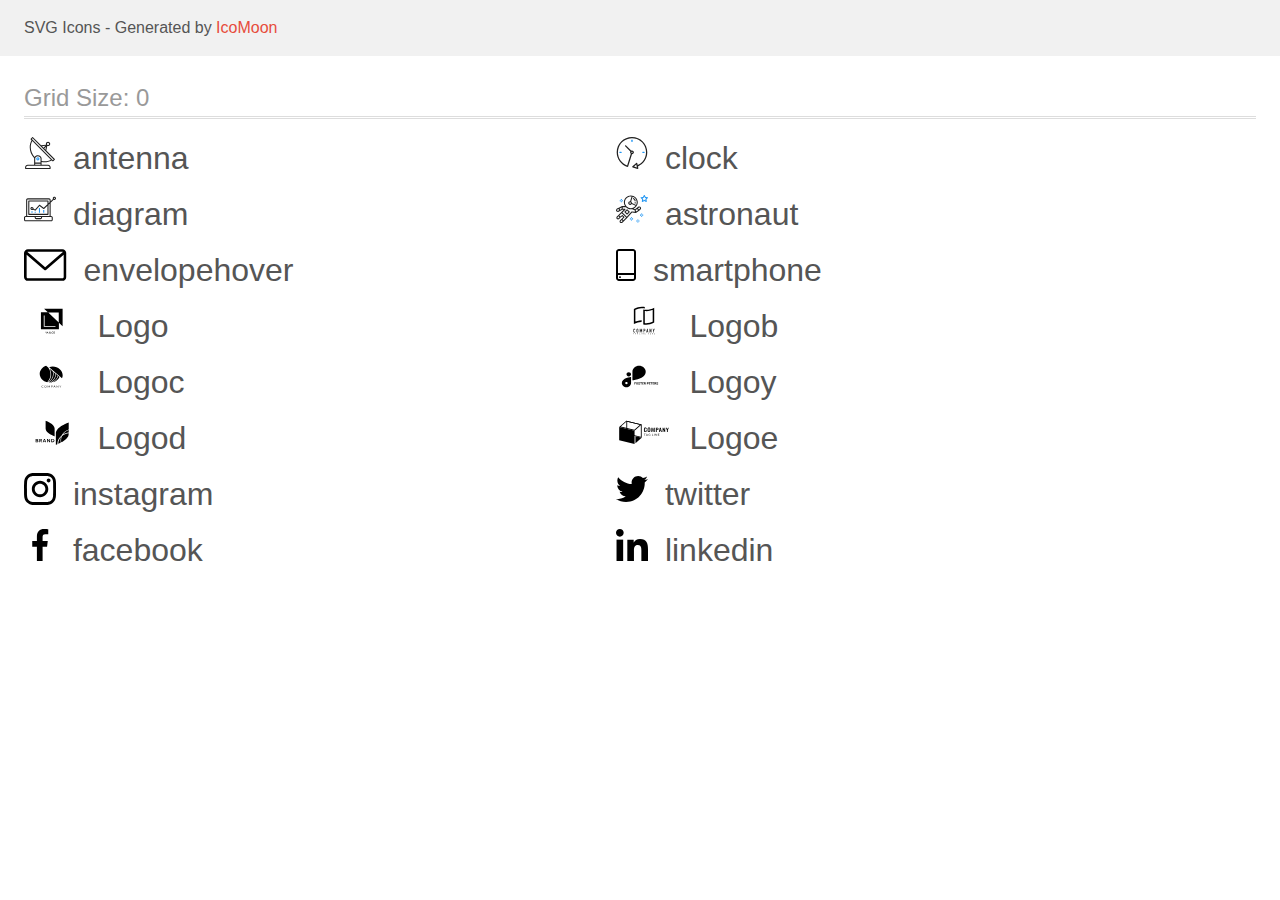
<file: icom/demo.html>
<!doctype html>
<html>
<head>
    <title>IcoMoon - SVG Icons</title>
    <meta charset="utf-8">
    <meta name="viewport" content="width=device-width, initial-scale=1">
    <link rel="stylesheet" href="demo-files/demo.css">
    <link rel="stylesheet" href="style.css">
</head>
<body>
<svg aria-hidden="true" style="position: absolute; width: 0; height: 0; overflow: hidden;" version="1.1" xmlns="http://www.w3.org/2000/svg" xmlns:xlink="http://www.w3.org/1999/xlink">
<defs>
<symbol id="antenna" viewBox="0 0 32 32">
<path fill="#212121" style="fill: var(--color1, #212121)" d="M30.773 22.098l-8.443-8.505 0.937-4.615c0.242 0.094 0.499 0.144 0.758 0.146h0.006c1.192 0.014 2.17-0.941 2.184-2.133s-0.941-2.17-2.133-2.184c-1.192-0.014-2.17 0.941-2.184 2.133-0.003 0.255 0.039 0.509 0.125 0.749l-4.96 0.605-8.091-8.133c-0.099-0.101-0.235-0.159-0.377-0.16-0.14 0.001-0.274 0.056-0.373 0.155l-1.513 1.504c-0.208 0.208-0.208 0.546 0 0.754l0.814 0.826c-3.153 5.798-2.129 12.978 2.519 17.663 0.043 0.041 0.092 0.074 0.146 0.098-0.034 0.18-0.051 0.364-0.052 0.547v6.187h-6.4c-1.472 0.002-2.665 1.195-2.667 2.667v1.067c0 0.295 0.239 0.533 0.533 0.533h24.533c0.295 0 0.533-0.239 0.533-0.533v-1.067c-0.002-1.472-1.195-2.665-2.667-2.667h-6.4v-2.742c1.003 0.21 2.024 0.317 3.049 0.32 2.458-0.003 4.877-0.615 7.040-1.783l0.818 0.823c0.099 0.101 0.235 0.159 0.377 0.16 0.14-0.001 0.274-0.056 0.373-0.155l1.512-1.504c0.208-0.208 0.208-0.546 0-0.754zM23.28 6.233c0.418-0.415 1.093-0.414 1.508 0.004s0.414 1.093-0.004 1.508c-0.2 0.199-0.47 0.31-0.752 0.31h-0.003c-0.589-0.003-1.064-0.483-1.061-1.072 0.001-0.282 0.114-0.552 0.314-0.751h-0.002zM22.024 9.738l-0.598 2.946-1.175-1.182 1.774-1.763zM21.418 8.836l-1.92 1.909-1.485-1.493 3.405-0.415zM24.004 28.8c0.884 0 1.6 0.716 1.6 1.6v0.533h-23.467v-0.533c0-0.884 0.716-1.6 1.6-1.6h20.267zM16.537 26.667v1.067h-5.333v-1.067h5.333zM11.204 25.6v-4.053c0-1.294 1.196-2.347 2.667-2.347s2.667 1.053 2.667 2.347v4.053h-5.333zM17.604 23.904v-2.357c0-1.882-1.675-3.413-3.733-3.413-1.331-0.020-2.576 0.657-3.281 1.786-4.058-4.274-4.971-10.645-2.279-15.887l18.602 18.708c-2.872 1.461-6.165 1.873-9.309 1.163zM28.893 23.22l-21.057-21.181 0.755-0.752 7.935 7.98c0.004 0 0.006 0.007 0.010 0.010l13.115 13.191-0.757 0.752z"></path>
<path fill="#2196f3" style="fill: var(--color2, #2196f3)" d="M13.876 20.267h-0.005c-0.884-0.001-1.601 0.714-1.602 1.598s0.714 1.601 1.598 1.602h0.005c0.884 0.001 1.601-0.714 1.602-1.598s-0.714-1.601-1.598-1.602zM14.249 22.245c-0.1 0.1-0.236 0.156-0.378 0.155-0.295-0.002-0.532-0.242-0.53-0.536 0.001-0.141 0.057-0.276 0.157-0.375s0.233-0.154 0.373-0.155c0.295 0.002 0.532 0.241 0.531 0.536-0.001 0.141-0.057 0.276-0.157 0.375h0.005z"></path>
</symbol>
<symbol id="clock" viewBox="0 0 32 32">
<path fill="#212121" style="fill: var(--color1, #212121)" d="M31.297 15.301c-0.002-8.452-6.855-15.303-15.308-15.301s-15.303 6.855-15.301 15.308c0.001 6.658 4.307 12.551 10.649 14.576 0.061 0.019 0.124 0.029 0.187 0.029 0.121-0 0.239-0.032 0.343-0.094 0.135-0.080 0.236-0.207 0.283-0.356l3.865-12.25c1.057-0.005 1.909-0.866 1.903-1.923s-0.866-1.909-1.923-1.903c-0.284 0.001-0.565 0.067-0.82 0.191l-5.106-5.107c-0.253-0.245-0.657-0.238-0.902 0.016-0.239 0.247-0.239 0.639 0 0.886l5.103 5.109c-0.392 0.799-0.168 1.764 0.536 2.309l-3.683 11.673c-7.278-2.681-11.004-10.754-8.323-18.032s10.754-11.004 18.032-8.323c7.278 2.681 11.004 10.754 8.324 18.032-1.31 3.556-4.001 6.431-7.462 7.973l-0.398-1.874c-0.073-0.344-0.411-0.565-0.756-0.492-0.109 0.023-0.209 0.074-0.292 0.148l-3.837 3.426c-0.263 0.234-0.287 0.637-0.052 0.9 0.076 0.085 0.174 0.149 0.283 0.184l4.899 1.563c0.335 0.108 0.694-0.077 0.802-0.412 0.034-0.106 0.040-0.219 0.017-0.328l-0.391-1.839c5.664-2.388 9.342-7.942 9.329-14.089zM15.992 14.664c0.352 0 0.638 0.286 0.638 0.638s-0.286 0.638-0.638 0.638c-0.352 0-0.638-0.285-0.638-0.638s0.285-0.638 0.638-0.638zM18.093 29.528l2.184-1.948 0.603 2.84-2.787-0.892z"></path>
<path fill="#2196f3" style="fill: var(--color2, #2196f3)" d="M15.354 3.185v1.275c0 0.352 0.285 0.638 0.638 0.638s0.638-0.285 0.638-0.638v-1.275c0-0.352-0.286-0.638-0.638-0.638s-0.638 0.286-0.638 0.638z"></path>
<path fill="#2196f3" style="fill: var(--color2, #2196f3)" d="M3.876 14.664c-0.352 0-0.638 0.286-0.638 0.638s0.285 0.638 0.638 0.638h1.275c0.352 0 0.638-0.285 0.638-0.638s-0.285-0.638-0.638-0.638h-1.275z"></path>
<path fill="#2196f3" style="fill: var(--color2, #2196f3)" d="M28.108 15.939c0.352 0 0.638-0.285 0.638-0.638s-0.285-0.638-0.638-0.638h-1.275c-0.352 0-0.638 0.286-0.638 0.638s0.286 0.638 0.638 0.638h1.275z"></path>
</symbol>
<symbol id="diagram" viewBox="0 0 32 32">
<path fill="#2196f3" style="fill: var(--color2, #2196f3)" d="M14.926 14.965h1.066v4.798h-1.066v-4.797z"></path>
<path fill="#2196f3" style="fill: var(--color2, #2196f3)" d="M19.19 17.097h1.066v2.665h-1.066v-2.665z"></path>
<path fill="#2196f3" style="fill: var(--color2, #2196f3)" d="M10.661 18.696h1.066v1.066h-1.066v-1.066z"></path>
<path fill="#2196f3" style="fill: var(--color2, #2196f3)" d="M7.463 18.163h1.066v1.599h-1.066v-1.599z"></path>
<path fill="#212121" style="fill: var(--color1, #212121)" d="M1.599 28.291h25.587c0.883 0 1.599-0.716 1.599-1.599v-2.132c0-0.883-0.716-1.599-1.599-1.599h-0.533v-13.293l3.028-2.868c0.703 0.346 1.553 0.136 2.013-0.499s0.396-1.508-0.152-2.068-1.42-0.644-2.065-0.198c-0.644 0.446-0.873 1.292-0.542 2.002l-2.281 2.163v-1.23c0-0.883-0.716-1.599-1.599-1.599h-21.322c-0.883 0-1.599 0.716-1.599 1.599v15.992h-0.533c-0.883 0-1.599 0.716-1.599 1.599v2.132c0 0.883 0.716 1.599 1.599 1.599zM30.384 4.837c0.294 0 0.533 0.239 0.533 0.533s-0.239 0.533-0.533 0.533c-0.294 0-0.533-0.239-0.533-0.533s0.239-0.533 0.533-0.533zM3.198 6.969c0-0.294 0.239-0.533 0.533-0.533h21.322c0.294 0 0.533 0.239 0.533 0.533v2.239l-1.066 1.013v-2.186c0-0.294-0.239-0.533-0.533-0.533h-19.19c-0.294 0-0.533 0.239-0.533 0.533v13.326c0 0.294 0.239 0.533 0.533 0.533h19.19c0.294 0 0.533-0.239 0.533-0.533v-9.674l1.066-1.010v12.284h-22.388v-15.992zM7.996 13.899c-0.721-0.002-1.354 0.478-1.546 1.174s0.105 1.433 0.725 1.801c0.62 0.368 1.41 0.276 1.928-0.226l1.853 0.93c0.215 0.108 0.476 0.057 0.636-0.123l3.939-4.431 3.872 2.901c0.208 0.156 0.498 0.139 0.686-0.039l3.365-3.188v8.131h-18.124v-12.26h18.124v2.66l-3.771 3.572-3.904-2.927c-0.222-0.166-0.534-0.135-0.718 0.072l-3.993 4.493-1.493-0.746c0.011-0.064 0.018-0.129 0.020-0.193 0-0.883-0.716-1.599-1.599-1.599zM8.529 15.498c0 0.294-0.239 0.533-0.533 0.533s-0.533-0.239-0.533-0.533c0-0.294 0.239-0.533 0.533-0.533s0.533 0.239 0.533 0.533zM11.727 24.027h5.331v0.533c0 0.294-0.239 0.533-0.533 0.533h-4.264c-0.294 0-0.533-0.239-0.533-0.533v-0.533zM1.066 24.56c0-0.294 0.239-0.533 0.533-0.533h9.062v0.533c0 0.883 0.716 1.599 1.599 1.599h4.264c0.883 0 1.599-0.716 1.599-1.599v-0.533h9.062c0.294 0 0.533 0.239 0.533 0.533v2.132c0 0.294-0.239 0.533-0.533 0.533h-25.587c-0.294 0-0.533-0.239-0.533-0.533v-2.132z"></path>
</symbol>
<symbol id="astronaut" viewBox="0 0 32 32">
<path fill="#2196f3" style="fill: var(--color2, #2196f3)" d="M31.974 4.524c-0.063-0.193-0.229-0.333-0.43-0.363l-1.91-0.278-0.855-1.731c-0.179-0.365-0.777-0.365-0.956 0l-0.855 1.731-1.91 0.278c-0.201 0.029-0.367 0.17-0.431 0.363-0.062 0.193-0.011 0.405 0.135 0.547l1.383 1.348-0.326 1.903c-0.034 0.2 0.048 0.402 0.212 0.522 0.166 0.121 0.382 0.135 0.562 0.040l1.709-0.899 1.709 0.899c0.078 0.041 0.164 0.061 0.249 0.061 0.11 0 0.221-0.034 0.314-0.102 0.164-0.119 0.246-0.322 0.212-0.522l-0.326-1.903 1.383-1.348c0.145-0.142 0.197-0.354 0.135-0.547zM29.511 5.851c-0.125 0.122-0.183 0.299-0.153 0.472l0.191 1.114-1-0.526c-0.078-0.041-0.163-0.061-0.249-0.061s-0.17 0.020-0.249 0.061l-1.001 0.526 0.191-1.114c0.030-0.173-0.028-0.349-0.153-0.472l-0.81-0.789 1.119-0.163c0.174-0.025 0.324-0.134 0.402-0.292l0.5-1.013 0.5 1.013c0.078 0.157 0.228 0.267 0.402 0.292l1.119 0.163-0.809 0.789z"></path>
<path fill="#2196f3" style="fill: var(--color2, #2196f3)" d="M26.134 20.522h-1.067v1.067h1.067v-1.067z"></path>
<path fill="#2196f3" style="fill: var(--color2, #2196f3)" d="M26.134 22.656h-1.067v1.067h1.067v-1.067z"></path>
<path fill="#2196f3" style="fill: var(--color2, #2196f3)" d="M27.2 21.589h-1.067v1.067h1.067v-1.067z"></path>
<path fill="#2196f3" style="fill: var(--color2, #2196f3)" d="M25.067 21.589h-1.067v1.067h1.067v-1.067z"></path>
<path fill="#2196f3" style="fill: var(--color2, #2196f3)" d="M22.4 26.389h-1.067v1.067h1.067v-1.067z"></path>
<path fill="#2196f3" style="fill: var(--color2, #2196f3)" d="M22.4 28.522h-1.067v1.067h1.067v-1.067z"></path>
<path fill="#2196f3" style="fill: var(--color2, #2196f3)" d="M23.467 27.456h-1.067v1.067h1.067v-1.067z"></path>
<path fill="#2196f3" style="fill: var(--color2, #2196f3)" d="M21.333 27.456h-1.067v1.067h1.067v-1.067z"></path>
<path fill="#2196f3" style="fill: var(--color2, #2196f3)" d="M16 24.256h-1.067v1.067h1.067v-1.067z"></path>
<path fill="#2196f3" style="fill: var(--color2, #2196f3)" d="M16 26.389h-1.067v1.067h1.067v-1.067z"></path>
<path fill="#2196f3" style="fill: var(--color2, #2196f3)" d="M17.067 25.322h-1.067v1.067h1.067v-1.067z"></path>
<path fill="#2196f3" style="fill: var(--color2, #2196f3)" d="M14.933 25.322h-1.067v1.067h1.067v-1.067z"></path>
<path fill="#2196f3" style="fill: var(--color2, #2196f3)" d="M5.867 6.122h-1.067v1.067h1.067v-1.067z"></path>
<path fill="#2196f3" style="fill: var(--color2, #2196f3)" d="M5.867 8.255h-1.067v1.067h1.067v-1.067z"></path>
<path fill="#2196f3" style="fill: var(--color2, #2196f3)" d="M6.933 7.189h-1.067v1.067h1.067v-1.067z"></path>
<path fill="#2196f3" style="fill: var(--color2, #2196f3)" d="M4.8 7.189h-1.067v1.067h1.067v-1.067z"></path>
<path fill="#212121" style="fill: var(--color1, #212121)" d="M24.715 14.159c-0.287-0.388-0.709-0.637-1.188-0.705-0.481-0.068-0.956 0.058-1.34 0.352l-1.252 0.96-1.898 1.417-1.358-0.541c2.421-1.086 4.114-3.508 4.114-6.32 0-3.823-3.123-6.933-6.961-6.933s-6.961 3.11-6.961 6.933c0 1.386 0.414 2.674 1.12 3.758l-2.764-0.024c-0.002 0-0.003 0-0.005 0-0.009 0-0.015 0.004-0.023 0.005-0.053 0.002-0.105 0.013-0.155 0.031-0.013 0.005-0.026 0.008-0.038 0.013-0.006 0.003-0.013 0.003-0.019 0.006l-3.233 1.596c-0.001 0-0.001 0-0.001 0.001l-1.893 0.911c-0.021 0.009-0.042 0.021-0.063 0.035-0.755 0.502-1.012 1.489-0.598 2.295 0.22 0.429 0.595 0.745 1.056 0.889 0.178 0.055 0.359 0.083 0.539 0.083 0.29 0 0.577-0.071 0.839-0.211l1.388-0.738 2.264-1.169 1.357-0.008-5.442 5.416c-0.001 0.001-0.001 0.001-0.002 0.001l-1.339 1.333c-0.316 0.315-0.49 0.732-0.49 1.178s0.174 0.863 0.49 1.179c0.325 0.323 0.752 0.485 1.179 0.485s0.854-0.162 1.18-0.485l1.314-1.309 1.741-1.3 0.901 0.897-1.762 1.754c-0 0.001-0.001 0.001-0.002 0.001l-1.339 1.333c-0.316 0.315-0.49 0.732-0.49 1.178s0.174 0.863 0.49 1.179c0.325 0.323 0.753 0.485 1.18 0.485s0.855-0.162 1.18-0.485l3.482-3.467c0.001-0.001 0.001-0.001 0.001-0.002l1.010-1-0.004-0.004c0.006-0.006 0.015-0.009 0.022-0.015l5.166-5.658 3.471 0.494c0.025 0.004 0.050 0.005 0.075 0.005 0.065 0 0.127-0.015 0.187-0.038 0.018-0.006 0.033-0.015 0.050-0.023 0.019-0.010 0.039-0.015 0.058-0.027l3.213-2.133c0.012-0.008 0.018-0.021 0.029-0.029 0.013-0.010 0.029-0.014 0.041-0.026l1.271-1.191c0.662-0.62 0.753-1.635 0.212-2.362zM2.13 17.77c-0.173 0.093-0.37 0.111-0.558 0.052-0.187-0.058-0.338-0.186-0.427-0.358-0.161-0.314-0.068-0.695 0.214-0.902l1.314-0.632 0.449 1.312-0.992 0.528zM5.628 15.942l-1.548 0.8-0.439-1.283 2.027-1.001-0.040 1.484zM20.727 9.322c0 0.918-0.219 1.785-0.599 2.559l-4.181-1.899c-0.044-0.573-0.341-1.075-0.788-1.388l1.464-4.86c2.378 0.756 4.105 2.974 4.105 5.588zM8.938 9.322c0-3.235 2.644-5.867 5.894-5.867 0.253 0 0.5 0.021 0.745 0.052l-1.432 4.754c-0.019-0.001-0.037-0.006-0.057-0.006-1.033 0-1.873 0.837-1.873 1.867s0.84 1.867 1.873 1.867c0.694 0 1.294-0.383 1.618-0.945l3.862 1.755c-1.075 1.446-2.795 2.39-4.737 2.39-3.25 0-5.894-2.632-5.894-5.867zM14.894 10.122c0 0.441-0.362 0.8-0.806 0.8s-0.806-0.359-0.806-0.8c0-0.441 0.362-0.8 0.806-0.8s0.806 0.359 0.806 0.8zM2.465 25.146c-0.236 0.234-0.619 0.234-0.854 0.001-0.114-0.114-0.176-0.263-0.176-0.423s0.062-0.309 0.176-0.421l0.962-0.958 0.851 0.848-0.959 0.955zM5.679 28.88c-0.236 0.234-0.619 0.235-0.855 0.001-0.114-0.114-0.176-0.263-0.176-0.423s0.062-0.309 0.176-0.421l0.963-0.959 0.852 0.848-0.96 0.955zM9.16 25.411c-0.001 0-0.001 0-0.002 0.001l-1.765 1.76-0.852-0.848 1.763-1.755c0 0 0 0 0-0s0.001-0.001 0.002-0.001c0.040-0.040 0.065-0.088 0.090-0.135 0.007-0.014 0.020-0.026 0.026-0.040 0.017-0.041 0.019-0.085 0.026-0.129 0.003-0.025 0.014-0.047 0.014-0.073 0-0.036-0.013-0.070-0.020-0.106-0.006-0.032-0.006-0.065-0.019-0.095-0.020-0.050-0.055-0.094-0.091-0.138-0.010-0.012-0.014-0.027-0.025-0.038 0 0 0 0-0.001 0s-0.001-0.002-0.001-0.002l-1.607-1.6c-0.017-0.017-0.039-0.024-0.058-0.038-0.028-0.022-0.055-0.042-0.087-0.058-0.030-0.015-0.061-0.024-0.093-0.033-0.034-0.010-0.067-0.017-0.103-0.020-0.033-0.002-0.063 0.001-0.095 0.005-0.036 0.004-0.069 0.009-0.104 0.020-0.034 0.011-0.063 0.027-0.094 0.045-0.020 0.011-0.042 0.015-0.061 0.029l-1.773 1.324-0.901-0.897 2.399-2.386 4.361 4.289-0.928 0.919zM15.979 18.394c-0.015-0.002-0.030 0.004-0.045 0.003-0.039-0.002-0.076 0.001-0.115 0.007-0.030 0.005-0.059 0.011-0.088 0.021-0.034 0.012-0.065 0.028-0.097 0.047-0.030 0.018-0.057 0.037-0.083 0.061-0.013 0.011-0.028 0.017-0.040 0.029l-4.698 5.146-4.328-4.257 2.833-2.818c0.209-0.208 0.21-0.546 0.002-0.755-0.105-0.105-0.243-0.157-0.381-0.156v-0.001l-2.219 0.013 0.028-1.607 3.104 0.027c1.265 1.294 3.029 2.101 4.981 2.101 0.437 0 0.864-0.045 1.279-0.123 0.040 0.032 0.079 0.065 0.13 0.085l2.41 0.96 0.331 1.644-3.003-0.427zM20.020 18.572l-0.313-1.558 1.446-1.080 0.947 1.257-2.080 1.381zM23.774 15.741l-0.838 0.785-0.931-1.236 0.831-0.637c0.155-0.119 0.351-0.168 0.543-0.143 0.193 0.027 0.364 0.128 0.48 0.284 0.217 0.292 0.18 0.699-0.085 0.947z"></path>
<path fill="#212121" style="fill: var(--color1, #212121)" d="M13.602 18.544l-2.143-2.133c-0.207-0.207-0.545-0.207-0.753 0l-2.142 2.133c-0.1 0.101-0.157 0.236-0.157 0.378s0.056 0.278 0.157 0.378l2.142 2.133c0.104 0.103 0.241 0.155 0.377 0.155s0.273-0.052 0.376-0.155l2.143-2.133c0.1-0.1 0.157-0.236 0.157-0.378s-0.057-0.278-0.157-0.378zM11.083 20.303l-1.387-1.381 1.387-1.381 1.387 1.381-1.387 1.381z"></path>
<path fill="#212121" style="fill: var(--color1, #212121)" d="M17.164 5.071l-0.258 1.036c0.071 0.018 1.738 0.452 1.738 2.149h1.067c-0-2.017-1.666-2.965-2.547-3.185z"></path>
<path fill="#212121" style="fill: var(--color1, #212121)" d="M19.711 9.322h-1.067v1.067h1.067v-1.067z"></path>
</symbol>
<symbol id="envelopehover" viewBox="0 0 43 32">
<path d="M38.667 0h-34.667c-2.206 0-4 1.794-4 4v24c0 2.206 1.794 4 4 4h34.667c2.206 0 4-1.794 4-4v-24c0-2.206-1.794-4-4-4zM38.667 2.667c0.181 0 0.353 0.038 0.511 0.103l-17.844 15.466-17.844-15.466c0.158-0.066 0.33-0.103 0.511-0.103h34.667zM38.667 29.333h-34.667c-0.736 0-1.333-0.598-1.333-1.333v-22.413l17.793 15.421c0.251 0.217 0.563 0.326 0.874 0.326s0.622-0.108 0.874-0.326l17.793-15.421v22.413c0 0.736-0.598 1.333-1.333 1.333z"></path>
</symbol>
<symbol id="smartphone" viewBox="0 0 20 32">
<path d="M17 0h-14c-1.654 0-3 1.346-3 3v26c0 1.654 1.346 3 3 3h14c1.654 0 3-1.346 3-3v-26c0-1.654-1.346-3-3-3zM3 2h14c0.552 0 1 0.448 1 1v21h-16v-21c0-0.552 0.448-1 1-1zM17 30h-14c-0.552 0-1-0.448-1-1v-3h16v3c0 0.552-0.448 1-1 1z"></path>
<path d="M4.707 27.478c0.391 0.365 0.391 0.956 0 1.321s-1.024 0.365-1.414 0c-0.391-0.365-0.391-0.956 0-1.321s1.024-0.365 1.414 0z"></path>
</symbol>
<symbol id="Logo" viewBox="0 0 57 32">
<path d="M20.267 3.733l3.738 3.538-6.938-0.004v17.166h18.133v-6.564l3.733 3.534v-17.671h-18.667zM35.036 17.455l-10.597-10.032h10.597v10.032zM31.746 21.923h-11.81v-11.545h0.835v10.764h10.975v0.782zM22.725 26.72h0.365l-0.635 1.198v0.698h-0.331v-0.698l-0.637-1.198h0.366l0.436 0.898 0.436-0.898zM23.273 28.615l0.154-0.441h0.734l0.155 0.441h0.344l-0.717-1.896h-0.296l-0.716 1.896h0.342zM23.794 27.122l0.275 0.786h-0.549l0.275-0.786zM25.531 27.863c0.048-0.074 0.142-0.161 0.283-0.262-0.074-0.093-0.125-0.172-0.155-0.237s-0.043-0.128-0.043-0.189c0-0.148 0.045-0.266 0.135-0.352s0.212-0.13 0.365-0.13c0.138 0 0.251 0.041 0.339 0.122s0.133 0.181 0.133 0.301c0 0.079-0.020 0.152-0.060 0.219s-0.105 0.132-0.197 0.198l-0.129 0.094 0.366 0.432c0.053-0.104 0.079-0.22 0.079-0.348h0.275c0 0.233-0.055 0.425-0.164 0.574l0.279 0.329h-0.367l-0.107-0.126c-0.135 0.102-0.297 0.152-0.484 0.152s-0.338-0.049-0.451-0.148c-0.112-0.1-0.168-0.23-0.168-0.389 0-0.088 0.024-0.168 0.072-0.241zM26.386 28.282l-0.414-0.488-0.040 0.029c-0.104 0.079-0.156 0.169-0.156 0.271 0 0.088 0.028 0.159 0.085 0.214s0.132 0.082 0.227 0.082c0.107 0 0.207-0.036 0.299-0.107zM26.046 27.442l0.145-0.099 0.040-0.033c0.054-0.048 0.081-0.109 0.081-0.184 0-0.049-0.019-0.092-0.056-0.126s-0.085-0.053-0.142-0.053c-0.062 0-0.111 0.021-0.147 0.063s-0.055 0.094-0.055 0.158c0 0.073 0.045 0.164 0.134 0.275zM29.132 28.472c-0.13 0.113-0.303 0.169-0.52 0.169-0.151 0-0.284-0.036-0.4-0.107s-0.203-0.174-0.266-0.306-0.095-0.285-0.098-0.46v-0.177c0-0.179 0.032-0.336 0.095-0.473s0.154-0.241 0.272-0.315c0.119-0.074 0.256-0.111 0.411-0.111 0.209 0 0.378 0.057 0.505 0.171s0.202 0.274 0.223 0.482h-0.328c-0.016-0.136-0.056-0.234-0.12-0.294s-0.157-0.091-0.28-0.091c-0.143 0-0.253 0.053-0.331 0.158s-0.115 0.257-0.117 0.46v0.168c0 0.205 0.036 0.361 0.109 0.469s0.181 0.161 0.323 0.161c0.129 0 0.227-0.029 0.292-0.087s0.106-0.155 0.124-0.29h0.328c-0.019 0.202-0.094 0.36-0.224 0.474zM31.068 28.206c-0.064 0.14-0.156 0.247-0.276 0.323s-0.256 0.112-0.411 0.112c-0.154 0-0.291-0.037-0.411-0.112s-0.213-0.183-0.279-0.322c-0.065-0.139-0.098-0.299-0.099-0.48v-0.107c0-0.185 0.033-0.348 0.098-0.49s0.158-0.25 0.277-0.324c0.12-0.076 0.257-0.113 0.411-0.113s0.291 0.037 0.41 0.112c0.12 0.074 0.212 0.181 0.277 0.32s0.098 0.301 0.099 0.486v0.105c0 0.186-0.032 0.349-0.096 0.49zM30.716 27.135c-0.079-0.112-0.191-0.168-0.337-0.168-0.142 0-0.254 0.056-0.335 0.168s-0.121 0.269-0.122 0.473v0.109c0 0.208 0.040 0.369 0.121 0.483s0.194 0.171 0.339 0.171c0.146 0 0.258-0.056 0.336-0.167s0.119-0.273 0.119-0.487v-0.099c0-0.21-0.040-0.371-0.12-0.483z"></path>
</symbol>
<symbol id="Logob" viewBox="0 0 57 32">
<path d="M26.727 3.165c0.123 0 0.255 0.011 0.386 0.022 0.013 0.001 0.026 0.002 0.039 0.003 0.636 0.045 1.268 0.14 1.889 0.285v-1.527c-0.64-0.16-1.292-0.264-1.95-0.311-0.25-0.019-0.515-0.031-0.788-0.038h-0.228c-1.32 0.005-2.634 0.174-3.913 0.504-1.456 0.363-2.854 0.932-4.151 1.688v15.145c1.249-0.679 2.579-1.197 3.957-1.542 1.088-0.278 2.201-0.448 3.322-0.51h0.045c0.188-0.009 0.375-0.015 0.568-0.016v-1.551c-1.457 0.019-2.906 0.211-4.317 0.574-0.522 0.136-1.027 0.282-1.5 0.445l-0.54 0.183v-11.809l0.231-0.111c1.761-0.835 3.665-1.321 5.609-1.431 0.016-0.001 0.032-0.001 0.049 0 0.215-0.011 0.43-0.016 0.642-0.016h0.243c0.112 0.003 0.224 0.005 0.336 0.012h0.073zM29.415 4.726c0.339 0.026 0.689 0.038 1.044 0.038 1.388-0.005 2.769-0.182 4.114-0.528 1.378-0.346 2.706-0.865 3.956-1.543v14.875c-1.298 0.756-2.696 1.325-4.153 1.688-1.279 0.329-2.593 0.498-3.913 0.503-1 0.008-1.997-0.11-2.968-0.35v-14.971c0.229 0.053 0.465 0.102 0.706 0.142 0.394 0.066 0.81 0.115 1.214 0.145zM36.985 4.841l-0.54 0.182c-0.497 0.167-0.997 0.316-1.5 0.449-1.465 0.377-2.971 0.57-4.483 0.575-0.352 0-0.676-0.010-0.989-0.030l-0.43-0.028v12.148l0.37 0.033c0.343 0.030 0.696 0.045 1.052 0.045 1.191-0.005 2.377-0.159 3.531-0.457 0.95-0.238 1.874-0.57 2.759-0.991l0.231-0.111v-11.813z"></path>
<path d="M19.060 24.113c-0.078-0.080-0.171-0.144-0.274-0.186s-0.214-0.061-0.326-0.057c-0.119-0.002-0.237 0.021-0.347 0.065-0.101 0.040-0.193 0.101-0.27 0.178s-0.135 0.17-0.174 0.271c-0.042 0.107-0.063 0.22-0.062 0.335v2.023c-0.005 0.143 0.022 0.284 0.080 0.415 0.048 0.104 0.117 0.196 0.202 0.271 0.081 0.068 0.176 0.117 0.278 0.144 0.098 0.028 0.2 0.042 0.302 0.042 0.113 0.001 0.224-0.023 0.326-0.070 0.101-0.044 0.193-0.108 0.27-0.187 0.075-0.079 0.135-0.171 0.177-0.271 0.043-0.102 0.065-0.212 0.065-0.323v-0.226h-0.529v0.18c0.002 0.062-0.009 0.123-0.031 0.18-0.017 0.043-0.043 0.082-0.077 0.114-0.033 0.026-0.070 0.046-0.111 0.058-0.036 0.012-0.073 0.018-0.111 0.019-0.047 0.006-0.095-0.002-0.139-0.021s-0.081-0.049-0.11-0.088c-0.050-0.081-0.074-0.176-0.070-0.271v-1.887c-0.003-0.105 0.019-0.208 0.065-0.302 0.027-0.043 0.066-0.077 0.112-0.098s0.097-0.030 0.147-0.024c0.046-0.002 0.091 0.008 0.132 0.028s0.077 0.049 0.104 0.086c0.059 0.078 0.090 0.173 0.088 0.271v0.175h0.524v-0.206c0.001-0.121-0.021-0.241-0.065-0.354-0.039-0.106-0.099-0.203-0.177-0.285z"></path>
<path d="M22.202 24.090c-0.169-0.142-0.381-0.221-0.602-0.222-0.108 0-0.215 0.020-0.316 0.057-0.103 0.037-0.198 0.093-0.279 0.165-0.088 0.079-0.158 0.175-0.205 0.283-0.053 0.124-0.079 0.257-0.077 0.392v1.941c-0.004 0.137 0.023 0.272 0.077 0.397 0.048 0.104 0.118 0.197 0.205 0.271 0.081 0.075 0.176 0.133 0.279 0.171 0.101 0.037 0.208 0.056 0.316 0.057s0.215-0.020 0.316-0.057c0.105-0.038 0.202-0.096 0.286-0.171 0.084-0.076 0.152-0.168 0.2-0.271 0.054-0.125 0.081-0.261 0.077-0.397v-1.941c0.003-0.135-0.024-0.268-0.077-0.392-0.047-0.107-0.115-0.203-0.2-0.283zM21.955 26.706c0.004 0.052-0.003 0.104-0.021 0.152s-0.047 0.092-0.084 0.128c-0.070 0.059-0.158 0.091-0.249 0.091s-0.179-0.032-0.249-0.091c-0.037-0.036-0.066-0.080-0.084-0.128s-0.025-0.101-0.021-0.152v-1.941c-0.004-0.052 0.003-0.104 0.021-0.152s0.047-0.092 0.084-0.128c0.070-0.059 0.158-0.091 0.249-0.091s0.179 0.032 0.249 0.091c0.037 0.036 0.066 0.080 0.084 0.128s0.025 0.101 0.021 0.152v1.941z"></path>
<path d="M26.329 27.573v-3.674h-0.509l-0.668 1.945h-0.009l-0.673-1.945h-0.503v3.674h0.525v-2.235h0.009l0.514 1.58h0.262l0.518-1.58h0.009v2.235h0.525z"></path>
<path d="M29.311 24.157c-0.081-0.091-0.183-0.16-0.297-0.201-0.123-0.040-0.251-0.059-0.38-0.057h-0.78v3.674h0.523v-1.435h0.27c0.163 0.007 0.326-0.027 0.472-0.1 0.119-0.066 0.218-0.163 0.287-0.281 0.061-0.098 0.101-0.206 0.12-0.32 0.021-0.138 0.030-0.278 0.028-0.418 0.005-0.176-0.012-0.353-0.051-0.525-0.035-0.127-0.101-0.243-0.193-0.338zM29.041 25.277c-0.002 0.067-0.019 0.132-0.049 0.191-0.030 0.056-0.077 0.102-0.135 0.129-0.078 0.035-0.162 0.050-0.247 0.046h-0.239v-1.249h0.27c0.081-0.004 0.162 0.012 0.236 0.046 0.054 0.031 0.097 0.079 0.123 0.136 0.029 0.065 0.044 0.134 0.046 0.205 0 0.077 0 0.159 0 0.244s0.005 0.174 0 0.252h-0.005z"></path>
<path d="M31.791 23.899h-0.429l-0.809 3.674h0.523l0.154-0.789h0.714l0.154 0.789h0.524l-0.83-3.674zM31.308 26.283l0.258-1.332h0.009l0.256 1.332h-0.524z"></path>
<path d="M35.173 26.112h-0.009l-0.791-2.213h-0.503v3.674h0.523v-2.209h0.011l0.8 2.209h0.492v-3.674h-0.523v2.213z"></path>
<path d="M38.372 23.899l-0.421 1.461h-0.011l-0.421-1.461h-0.554l0.719 2.121v1.553h0.524v-1.553l0.719-2.121h-0.554z"></path>
<path d="M17.6 28.61h0.252v0.708h0.171v-0.708h0.251v-0.145h-0.675v0.145z"></path>
<path d="M19.721 28.465l-0.331 0.853h0.182l0.070-0.194h0.34l0.073 0.194h0.186l-0.339-0.853h-0.182zM19.694 28.981l0.116-0.316 0.116 0.316h-0.232z"></path>
<path d="M21.818 29.004h0.197v0.11c-0.058 0.046-0.129 0.071-0.202 0.072-0.034 0.002-0.069-0.004-0.1-0.019s-0.059-0.036-0.081-0.063c-0.045-0.065-0.068-0.143-0.063-0.222 0-0.19 0.082-0.285 0.246-0.285 0.043-0.004 0.086 0.007 0.121 0.032s0.061 0.062 0.072 0.104l0.169-0.033c-0.036-0.167-0.156-0.251-0.362-0.251-0.11-0.003-0.216 0.036-0.298 0.11-0.043 0.042-0.076 0.094-0.097 0.15s-0.030 0.117-0.025 0.178c-0.005 0.117 0.034 0.231 0.109 0.32 0.042 0.043 0.092 0.077 0.148 0.098s0.116 0.031 0.176 0.027c0.134 0.004 0.263-0.045 0.362-0.136v-0.336h-0.37v0.144z"></path>
<path d="M23.959 28.465h-0.173v0.853h0.598v-0.145h-0.425v-0.708z"></path>
<path d="M25.769 28.465h-0.173v0.853h0.173v-0.853z"></path>
<path d="M27.539 29.035l-0.349-0.57h-0.167v0.853h0.161v-0.557l0.343 0.557h0.171v-0.853h-0.158v0.57z"></path>
<path d="M29.14 28.943h0.425v-0.145h-0.425v-0.187h0.457v-0.145h-0.63v0.853h0.648v-0.145h-0.475v-0.231z"></path>
<path d="M33.020 28.802h-0.336v-0.336h-0.171v0.853h0.171v-0.373h0.336v0.373h0.171v-0.853h-0.171v0.336z"></path>
<path d="M34.629 28.943h0.426v-0.145h-0.426v-0.187h0.459v-0.145h-0.63v0.853h0.646v-0.145h-0.475v-0.231z"></path>
<path d="M36.812 28.943c0.148-0.023 0.224-0.102 0.224-0.237 0.004-0.036-0.001-0.073-0.016-0.106s-0.038-0.062-0.068-0.083c-0.077-0.039-0.163-0.056-0.25-0.050h-0.362v0.853h0.171v-0.357h0.034c0.037-0.002 0.073 0.004 0.107 0.019 0.025 0.015 0.046 0.037 0.061 0.062l0.186 0.271h0.205l-0.104-0.167c-0.046-0.082-0.111-0.153-0.189-0.205zM36.64 28.825h-0.127v-0.214h0.135c0.059-0.005 0.118 0.002 0.174 0.020 0.012 0.011 0.022 0.025 0.029 0.040s0.009 0.032 0.009 0.049c-0.001 0.017-0.005 0.033-0.013 0.048s-0.019 0.027-0.032 0.037c-0.056 0.017-0.115 0.024-0.174 0.020z"></path>
<path d="M38.458 28.943h0.425v-0.145h-0.425v-0.187h0.459v-0.145h-0.631v0.853h0.648v-0.145h-0.475v-0.231z"></path>
</symbol>
<symbol id="Logoc" viewBox="0 0 57 32">
<path d="M19.417 26.187c0.008 0 0.017 0.002 0.025 0.005s0.015 0.007 0.020 0.013l0.116 0.111c-0.090 0.090-0.202 0.162-0.327 0.211-0.147 0.053-0.305 0.079-0.464 0.076-0.149 0.003-0.298-0.021-0.436-0.071-0.125-0.045-0.237-0.113-0.329-0.2-0.094-0.089-0.166-0.194-0.212-0.308-0.051-0.127-0.076-0.261-0.074-0.396-0.002-0.135 0.025-0.27 0.080-0.397 0.051-0.115 0.127-0.22 0.225-0.308 0.099-0.087 0.218-0.155 0.349-0.201 0.143-0.048 0.296-0.072 0.449-0.071 0.143-0.003 0.285 0.019 0.417 0.064 0.115 0.043 0.221 0.104 0.313 0.178l-0.097 0.119c-0.007 0.008-0.015 0.016-0.025 0.021-0.011 0.007-0.025 0.010-0.039 0.009-0.015-0.001-0.030-0.005-0.042-0.013l-0.052-0.032-0.073-0.040c-0.031-0.015-0.064-0.028-0.097-0.039-0.043-0.013-0.087-0.024-0.132-0.032-0.057-0.009-0.115-0.013-0.173-0.013-0.111-0.001-0.22 0.017-0.323 0.053-0.096 0.034-0.182 0.084-0.253 0.149-0.073 0.069-0.128 0.15-0.164 0.238-0.041 0.101-0.061 0.207-0.060 0.313-0.002 0.108 0.018 0.216 0.060 0.318 0.035 0.087 0.090 0.167 0.161 0.236 0.067 0.064 0.149 0.114 0.241 0.147 0.095 0.034 0.197 0.051 0.3 0.050 0.059 0.001 0.119-0.003 0.177-0.010 0.096-0.010 0.188-0.039 0.269-0.085 0.041-0.023 0.079-0.049 0.115-0.078 0.015-0.012 0.035-0.020 0.055-0.020z"></path>
<path d="M22.776 25.629c0.002 0.134-0.025 0.267-0.078 0.393-0.047 0.114-0.122 0.218-0.219 0.305s-0.214 0.155-0.344 0.2c-0.285 0.094-0.599 0.094-0.884 0-0.129-0.046-0.245-0.114-0.342-0.201-0.097-0.089-0.172-0.194-0.221-0.308-0.105-0.255-0.105-0.533 0-0.787 0.050-0.115 0.125-0.22 0.221-0.31 0.097-0.084 0.214-0.15 0.342-0.193 0.284-0.096 0.6-0.096 0.884 0 0.129 0.046 0.246 0.114 0.343 0.201 0.096 0.088 0.17 0.191 0.22 0.304 0.054 0.127 0.080 0.261 0.078 0.395zM22.47 25.629c0.002-0.107-0.016-0.214-0.055-0.316-0.033-0.087-0.086-0.168-0.156-0.236-0.068-0.065-0.152-0.116-0.246-0.149-0.207-0.069-0.436-0.069-0.643 0-0.094 0.033-0.178 0.084-0.246 0.149-0.071 0.068-0.125 0.149-0.157 0.236-0.074 0.206-0.074 0.426 0 0.632 0.033 0.087 0.086 0.168 0.157 0.236 0.068 0.065 0.152 0.115 0.246 0.148 0.207 0.067 0.435 0.067 0.643 0 0.093-0.033 0.177-0.083 0.246-0.148 0.070-0.069 0.123-0.149 0.156-0.236 0.039-0.102 0.058-0.209 0.055-0.316z"></path>
<path d="M25.067 25.96l0.030 0.071c0.012-0.025 0.022-0.048 0.033-0.071 0.011-0.024 0.024-0.047 0.038-0.070l0.743-1.174c0.015-0.020 0.028-0.033 0.042-0.037 0.020-0.005 0.040-0.007 0.061-0.006h0.22v1.909h-0.26v-1.404c0-0.018 0-0.038 0-0.059-0.001-0.022-0.001-0.044 0-0.066l-0.747 1.19c-0.009 0.018-0.025 0.033-0.044 0.043s-0.041 0.016-0.064 0.016h-0.042c-0.023 0-0.045-0.005-0.064-0.016s-0.034-0.026-0.044-0.044l-0.769-1.198c0 0.023 0 0.045 0 0.068s0 0.043 0 0.061v1.404h-0.252v-1.905h0.22c0.021-0.001 0.041 0.001 0.061 0.006 0.018 0.008 0.032 0.021 0.041 0.037l0.759 1.175c0.015 0.022 0.028 0.045 0.038 0.068z"></path>
<path d="M27.864 25.865v0.715h-0.291v-1.906h0.649c0.122-0.002 0.244 0.012 0.362 0.042 0.094 0.023 0.181 0.064 0.256 0.119 0.065 0.052 0.114 0.116 0.145 0.187 0.034 0.078 0.051 0.161 0.049 0.244 0.001 0.084-0.017 0.167-0.054 0.244-0.035 0.073-0.089 0.138-0.157 0.191-0.075 0.057-0.162 0.1-0.257 0.126-0.113 0.031-0.232 0.046-0.35 0.044l-0.352-0.005zM27.864 25.66h0.352c0.076 0.001 0.153-0.009 0.225-0.029 0.060-0.018 0.115-0.046 0.163-0.082 0.044-0.035 0.078-0.078 0.099-0.126 0.024-0.051 0.036-0.105 0.035-0.16 0.003-0.053-0.007-0.106-0.029-0.155s-0.057-0.094-0.102-0.13c-0.111-0.075-0.251-0.112-0.391-0.102h-0.352v0.786z"></path>
<path d="M31.772 26.583h-0.23c-0.023 0.001-0.046-0.005-0.064-0.018-0.016-0.012-0.029-0.027-0.038-0.044l-0.198-0.461h-0.993l-0.205 0.461c-0.008 0.017-0.020 0.032-0.036 0.043-0.018 0.013-0.042 0.020-0.065 0.019h-0.23l0.872-1.909h0.302l0.884 1.909zM30.333 25.874h0.82l-0.346-0.777c-0.026-0.058-0.048-0.118-0.065-0.179l-0.033 0.1c-0.010 0.030-0.022 0.058-0.032 0.081l-0.343 0.776z"></path>
<path d="M33.029 24.682c0.017 0.008 0.032 0.020 0.044 0.034l1.272 1.439c0-0.023 0-0.046 0-0.067s0-0.043 0-0.063v-1.352h0.26v1.909h-0.145c-0.021 0.001-0.041-0.003-0.060-0.011-0.018-0.009-0.034-0.021-0.047-0.035l-1.271-1.438c0.001 0.022 0.001 0.044 0 0.066 0 0.021 0 0.040 0 0.058v1.361h-0.26v-1.909h0.154c0.018-0 0.036 0.003 0.052 0.009z"></path>
<path d="M36.748 25.823v0.758h-0.291v-0.758l-0.804-1.15h0.26c0.022-0.001 0.045 0.005 0.063 0.016 0.016 0.012 0.029 0.027 0.039 0.043l0.503 0.742c0.020 0.032 0.038 0.061 0.052 0.088s0.026 0.054 0.036 0.081l0.038-0.082c0.014-0.030 0.031-0.059 0.049-0.087l0.496-0.747c0.010-0.015 0.023-0.029 0.038-0.040 0.017-0.013 0.040-0.020 0.063-0.019h0.263l-0.806 1.155z"></path>
<path d="M24.923 21.47c0.127 0.014 0.254 0.025 0.384 0.035 1.962-0.763 3.622-2.011 4.772-3.588s1.74-3.415 1.695-5.282l-2.162-1.879c0.44 1.988 0.234 4.043-0.594 5.935s-2.246 3.547-4.094 4.779z"></path>
<path d="M24.151 21.383l0.058 0.010c1.975-1.228 3.481-2.942 4.323-4.921s0.981-4.133 0.399-6.181l-3.080-2.676c1.246 2.2 1.747 4.661 1.446 7.098s-1.393 4.75-3.147 6.67z"></path>
<path d="M34.596 14.841c-0.523 2.052-1.794 3.902-3.624 5.276-0.534 0.404-1.111 0.763-1.722 1.074 1.49-0.38 2.859-1.053 4.003-1.966s2.030-2.042 2.592-3.3l-1.249-1.084z"></path>
<path d="M34.106 14.539l-1.778-1.545c-0.034 1.762-0.61 3.483-1.669 4.986s-2.562 2.731-4.352 3.559h0.009c0.399-0 0.798-0.021 1.194-0.062 1.673-0.593 3.151-1.538 4.303-2.748s1.94-2.65 2.295-4.189z"></path>
<path d="M24.409 6.486l-2.122-1.846c-1.897 0.637-3.528 1.756-4.68 3.212s-1.772 3.179-1.778 4.946v0c0.007 1.952 0.763 3.846 2.149 5.383s3.322 2.628 5.501 3.101c1.946-2.060 3.085-4.605 3.252-7.266s-0.647-5.299-2.323-7.53z"></path>
<path d="M39.008 14.255c-0.008-2.316-1.070-4.535-2.955-6.173s-4.439-2.561-7.105-2.567c-1.232-0.001-2.453 0.196-3.602 0.582l12.99 11.286c0.445-0.998 0.673-2.058 0.672-3.128z"></path>
</symbol>
<symbol id="Logoy" viewBox="0 0 57 32">
<path d="M12.878 11.255h-0.002c-1.279 0-2.316 0.921-2.316 2.058v0.001c0 1.137 1.037 2.058 2.316 2.058h0.002c1.279 0 2.316-0.921 2.316-2.058v-0.001c0-1.137-1.037-2.058-2.316-2.058z"></path>
<path d="M29.971 10.597c-0.004-1.579-0.711-3.092-1.967-4.208s-2.958-1.745-4.735-1.749v0c-1.777 0.003-3.48 0.631-4.737 1.748s-1.964 2.63-1.968 4.209v8.706c0 0 13.405-1.327 13.406-8.704v-0.001z"></path>
<path d="M5.867 22.16c0.003 1.098 0.496 2.151 1.369 2.928s2.058 1.215 3.294 1.218c1.236-0.003 2.42-0.441 3.294-1.217s1.366-1.829 1.37-2.927v-6.057c0 0-9.327 0.924-9.327 6.056zM10.53 23.245c-0.242 0-0.478-0.064-0.678-0.183s-0.357-0.289-0.45-0.487c-0.092-0.198-0.117-0.417-0.069-0.627s0.163-0.404 0.334-0.556c0.171-0.152 0.388-0.255 0.625-0.297s0.482-0.020 0.706 0.062c0.223 0.082 0.414 0.221 0.548 0.4s0.206 0.388 0.206 0.603c0.001 0.143-0.031 0.284-0.092 0.417s-0.151 0.252-0.264 0.354c-0.114 0.101-0.248 0.182-0.397 0.236s-0.308 0.083-0.468 0.083v-0.004z"></path>
<path d="M19.956 22.647h-0.9v0.93h-0.469v-2.275h1.481v0.38h-1.012v0.587h0.9v0.378zM22.209 22.491c0 0.224-0.040 0.42-0.119 0.589s-0.193 0.299-0.341 0.391c-0.147 0.092-0.316 0.137-0.506 0.137-0.189 0-0.357-0.045-0.505-0.136s-0.262-0.22-0.344-0.388c-0.081-0.169-0.122-0.363-0.123-0.581v-0.113c0-0.224 0.040-0.421 0.12-0.591 0.081-0.171 0.195-0.302 0.342-0.392 0.148-0.092 0.317-0.137 0.506-0.137s0.358 0.046 0.505 0.137c0.148 0.091 0.262 0.221 0.342 0.392 0.081 0.17 0.122 0.366 0.122 0.589v0.102zM21.734 22.388c0-0.239-0.043-0.42-0.128-0.544s-0.207-0.186-0.366-0.186c-0.157 0-0.279 0.061-0.364 0.184-0.085 0.122-0.129 0.301-0.13 0.538v0.111c0 0.232 0.043 0.413 0.128 0.541s0.208 0.192 0.369 0.192c0.157 0 0.278-0.061 0.362-0.184 0.084-0.124 0.127-0.304 0.128-0.541v-0.111zM23.73 22.98c0-0.089-0.031-0.156-0.094-0.203-0.063-0.048-0.175-0.098-0.337-0.15-0.163-0.053-0.291-0.105-0.386-0.156-0.258-0.14-0.388-0.328-0.388-0.564 0-0.123 0.034-0.232 0.103-0.328 0.070-0.097 0.169-0.172 0.298-0.227 0.13-0.054 0.276-0.081 0.438-0.081 0.163 0 0.307 0.030 0.434 0.089 0.127 0.058 0.226 0.141 0.295 0.248s0.106 0.229 0.106 0.366h-0.469c0-0.104-0.033-0.185-0.098-0.242-0.066-0.058-0.158-0.088-0.277-0.088-0.115 0-0.204 0.024-0.267 0.073-0.064 0.048-0.095 0.111-0.095 0.191 0 0.074 0.037 0.136 0.111 0.186 0.075 0.050 0.185 0.097 0.33 0.141 0.267 0.080 0.461 0.18 0.583 0.298s0.183 0.267 0.183 0.444c0 0.197-0.074 0.352-0.223 0.464-0.149 0.111-0.349 0.167-0.602 0.167-0.175 0-0.334-0.032-0.478-0.095-0.144-0.065-0.254-0.153-0.33-0.264-0.075-0.111-0.112-0.241-0.112-0.387h0.47c0 0.251 0.15 0.377 0.45 0.377 0.111 0 0.198-0.022 0.261-0.067 0.063-0.046 0.094-0.109 0.094-0.191zM26.231 21.682h-0.697v1.895h-0.469v-1.895h-0.688v-0.38h1.853v0.38zM27.869 22.591h-0.9v0.609h1.056v0.377h-1.525v-2.275h1.522v0.38h-1.053v0.542h0.9v0.367zM29.142 22.744h-0.373v0.833h-0.469v-2.275h0.845c0.269 0 0.476 0.060 0.622 0.18s0.219 0.289 0.219 0.508c0 0.155-0.034 0.285-0.102 0.389-0.067 0.103-0.168 0.185-0.305 0.247l0.492 0.93v0.022h-0.503l-0.427-0.833zM28.769 22.365h0.378c0.118 0 0.209-0.030 0.273-0.089s0.097-0.143 0.097-0.248c0-0.107-0.031-0.192-0.092-0.253-0.060-0.061-0.154-0.092-0.28-0.092h-0.377v0.683zM31.609 22.775v0.802h-0.469v-2.275h0.888c0.171 0 0.321 0.031 0.45 0.094 0.13 0.063 0.23 0.152 0.3 0.267 0.070 0.115 0.105 0.245 0.105 0.392 0 0.223-0.077 0.399-0.23 0.528-0.152 0.128-0.363 0.192-0.633 0.192h-0.411zM31.609 22.396h0.419c0.124 0 0.218-0.029 0.283-0.087 0.066-0.058 0.098-0.142 0.098-0.25 0-0.111-0.033-0.202-0.098-0.27s-0.156-0.104-0.272-0.106h-0.43v0.714zM34.575 22.591h-0.9v0.609h1.056v0.377h-1.525v-2.275h1.522v0.38h-1.053v0.542h0.9v0.367zM36.75 21.682h-0.697v1.895h-0.469v-1.895h-0.687v-0.38h1.853v0.38zM38.387 22.591h-0.9v0.609h1.056v0.377h-1.525v-2.275h1.522v0.38h-1.053v0.542h0.9v0.367zM39.661 22.744h-0.373v0.833h-0.469v-2.275h0.845c0.269 0 0.476 0.060 0.622 0.18s0.219 0.289 0.219 0.508c0 0.155-0.034 0.285-0.102 0.389-0.067 0.103-0.168 0.185-0.305 0.247l0.492 0.93v0.022h-0.503l-0.427-0.833zM39.287 22.365h0.378c0.118 0 0.209-0.030 0.273-0.089s0.097-0.143 0.097-0.248c0-0.107-0.031-0.192-0.092-0.253-0.060-0.061-0.154-0.092-0.28-0.092h-0.377v0.683zM42.042 22.98c0-0.089-0.031-0.156-0.094-0.203-0.062-0.048-0.175-0.098-0.337-0.15-0.163-0.053-0.291-0.105-0.386-0.156-0.258-0.14-0.388-0.328-0.388-0.564 0-0.123 0.034-0.232 0.103-0.328 0.070-0.097 0.169-0.172 0.298-0.227s0.276-0.081 0.438-0.081c0.163 0 0.307 0.030 0.434 0.089 0.127 0.058 0.226 0.141 0.295 0.248 0.071 0.107 0.106 0.229 0.106 0.366h-0.469c0-0.104-0.033-0.185-0.098-0.242-0.066-0.058-0.158-0.088-0.277-0.088-0.115 0-0.204 0.024-0.267 0.073-0.064 0.048-0.095 0.111-0.095 0.191 0 0.074 0.037 0.136 0.111 0.186 0.075 0.050 0.185 0.097 0.33 0.141 0.267 0.080 0.461 0.18 0.583 0.298s0.183 0.267 0.183 0.444c0 0.197-0.075 0.352-0.223 0.464-0.149 0.111-0.349 0.167-0.602 0.167-0.175 0-0.334-0.032-0.478-0.095-0.144-0.065-0.254-0.153-0.33-0.264-0.075-0.111-0.112-0.241-0.112-0.387h0.47c0 0.251 0.15 0.377 0.45 0.377 0.111 0 0.198-0.022 0.261-0.067 0.063-0.046 0.094-0.109 0.094-0.191z"></path>
</symbol>
<symbol id="Logod" viewBox="0 0 57 32">
<path d="M14.27 23.859c0.13 0.147 0.199 0.332 0.196 0.521 0.007 0.124-0.017 0.247-0.070 0.361s-0.132 0.216-0.233 0.297c-0.252 0.175-0.565 0.26-0.881 0.24h-1.549v-3.302h1.517c0.299-0.018 0.596 0.059 0.84 0.219 0.098 0.075 0.176 0.17 0.227 0.277s0.074 0.224 0.068 0.341c0.009 0.182-0.054 0.361-0.176 0.505-0.118 0.131-0.28 0.222-0.462 0.258 0.205 0.034 0.391 0.134 0.523 0.282zM12.454 23.36h0.648c0.147 0.010 0.294-0.029 0.412-0.11 0.049-0.040 0.087-0.090 0.111-0.146s0.034-0.116 0.028-0.176c0.005-0.060-0.005-0.12-0.029-0.175s-0.061-0.106-0.108-0.147c-0.122-0.083-0.273-0.123-0.425-0.111h-0.638v0.866zM13.578 24.627c0.052-0.041 0.093-0.093 0.12-0.151s0.038-0.121 0.034-0.184c0.004-0.064-0.008-0.127-0.035-0.186s-0.069-0.111-0.122-0.153c-0.127-0.086-0.283-0.128-0.44-0.119h-0.68v0.908h0.689c0.155 0.008 0.309-0.032 0.435-0.115z"></path>
<path d="M17.371 25.278l-0.844-1.291h-0.317v1.291h-0.726v-3.302h1.374c0.346-0.022 0.689 0.078 0.957 0.281 0.192 0.179 0.308 0.415 0.327 0.666s-0.061 0.499-0.224 0.7c-0.17 0.178-0.401 0.296-0.655 0.336l0.898 1.32h-0.789zM16.21 23.538h0.594c0.412 0 0.618-0.167 0.618-0.5 0.004-0.068-0.007-0.136-0.033-0.2s-0.066-0.122-0.118-0.171c-0.13-0.099-0.298-0.147-0.467-0.134h-0.601l0.007 1.005z"></path>
<path d="M21.339 24.614h-1.446l-0.255 0.665h-0.761l1.328-3.265h0.823l1.323 3.265h-0.761l-0.25-0.665zM21.145 24.114l-0.529-1.394-0.529 1.394h1.057z"></path>
<path d="M26.305 25.278h-0.721l-1.616-2.245v2.245h-0.719v-3.302h0.719l1.616 2.258v-2.258h0.721v3.302z"></path>
<path d="M30.417 24.488c-0.149 0.249-0.376 0.452-0.652 0.582-0.314 0.145-0.662 0.217-1.013 0.208h-1.283v-3.302h1.283c0.351-0.008 0.698 0.061 1.013 0.203 0.276 0.127 0.503 0.328 0.652 0.576 0.148 0.269 0.226 0.565 0.226 0.866s-0.077 0.598-0.226 0.866zM29.593 24.409c0.206-0.219 0.319-0.499 0.319-0.788s-0.113-0.569-0.319-0.788c-0.249-0.199-0.573-0.3-0.902-0.281h-0.5v2.137h0.5c0.329 0.019 0.654-0.082 0.902-0.281z"></path>
<path d="M21.79 3.609c0 0 9.301 3.215 9.103 7.867v7.869c0 0-9.294-3.217-9.1-7.869l-0.004-7.867z"></path>
<path d="M39.179 17.503c1.757-1.107 3.788-1.792 5.909-1.994v-2.463c-2.444 0.862-4.517 2.426-5.909 4.457z"></path>
<path d="M38.124 18.245c1.438-2.651 3.93-4.696 6.964-5.715v-7.098c0 0-13.245 4.58-12.965 11.205v11.203c0 0 0.59-0.205 1.519-0.589 0-0.358 0-0.719 0.042-1.082 0.274-3.076 1.871-5.926 4.44-7.924z"></path>
<path d="M36.864 22.407c0.070-0.777 0.225-1.546 0.463-2.294-1.599 1.725-2.568 3.866-2.77 6.122-0.019 0.213-0.030 0.426-0.035 0.645 0.752-0.331 1.628-0.744 2.548-1.229-0.235-1.067-0.304-2.159-0.206-3.244z"></path>
<path d="M37.391 22.447c-0.088 0.982-0.033 1.969 0.164 2.938 3.619-1.983 7.685-5.046 7.528-8.748v-0.323c-2.586 0.265-5.004 1.3-6.885 2.946-0.44 1.020-0.712 2.094-0.807 3.188z"></path>
</symbol>
<symbol id="Logoe" viewBox="0 0 57 32">
<path d="M28.493 14.618c-0.236-0.315-0.349-0.686-0.323-1.061v-1.538c0-0.471 0.107-0.83 0.321-1.075s0.581-0.367 1.102-0.366c0.489 0 0.836 0.104 1.042 0.313 0.224 0.266 0.333 0.592 0.308 0.92v0.361h-0.875v-0.366c0.003-0.12-0.005-0.24-0.025-0.358-0.013-0.081-0.057-0.156-0.125-0.213-0.090-0.061-0.203-0.091-0.317-0.083-0.12-0.008-0.239 0.024-0.333 0.088-0.076 0.063-0.127 0.145-0.145 0.235-0.025 0.126-0.037 0.253-0.034 0.38v1.866c-0.014 0.18 0.025 0.36 0.112 0.524 0.044 0.055 0.104 0.099 0.175 0.127s0.149 0.038 0.226 0.029c0.112 0.008 0.223-0.022 0.31-0.084 0.071-0.061 0.117-0.141 0.13-0.227 0.020-0.124 0.030-0.249 0.027-0.374v-0.379h0.875v0.346c0.025 0.342-0.082 0.682-0.303 0.967-0.201 0.228-0.544 0.343-1.047 0.343s-0.884-0.122-1.1-0.375z"></path>
<path d="M32.137 14.633c-0.221-0.239-0.332-0.588-0.332-1.050v-1.617c0-0.457 0.11-0.802 0.332-1.037s0.591-0.351 1.109-0.35c0.515 0 0.882 0.117 1.103 0.35 0.221 0.235 0.333 0.58 0.333 1.037v1.617c0 0.457-0.112 0.807-0.337 1.048s-0.591 0.361-1.1 0.361-0.886-0.122-1.109-0.36zM33.654 14.245c0.079-0.15 0.115-0.314 0.105-0.479v-1.98c0.010-0.161-0.025-0.322-0.103-0.469-0.044-0.057-0.106-0.101-0.179-0.129s-0.152-0.037-0.231-0.027c-0.079-0.009-0.159 0-0.231 0.028s-0.135 0.072-0.18 0.129c-0.080 0.146-0.116 0.308-0.105 0.469v1.99c-0.011 0.165 0.025 0.329 0.105 0.479 0.051 0.050 0.114 0.091 0.185 0.119s0.147 0.042 0.225 0.042c0.078 0 0.154-0.014 0.225-0.042s0.134-0.068 0.185-0.119v-0.009z"></path>
<path d="M35.735 10.626h0.942l0.708 2.984 0.725-2.984h0.917l0.092 4.308h-0.678l-0.072-2.994-0.699 2.994h-0.544l-0.725-3.005-0.067 3.005h-0.685l0.085-4.308z"></path>
<path d="M40.176 10.626h1.468c0.846 0 1.268 0.408 1.268 1.223 0 0.781-0.445 1.171-1.335 1.17h-0.5v1.915h-0.906l0.005-4.308zM41.43 12.467c0.090 0.010 0.18 0.003 0.266-0.021s0.165-0.063 0.232-0.115c0.104-0.146 0.15-0.316 0.13-0.486 0.005-0.131-0.010-0.263-0.043-0.391-0.013-0.043-0.036-0.083-0.067-0.118s-0.070-0.065-0.114-0.087c-0.126-0.052-0.265-0.076-0.404-0.069h-0.352v1.287h0.352z"></path>
<path d="M44.218 10.626h0.973l0.998 4.308h-0.844l-0.197-0.993h-0.868l-0.203 0.993h-0.857l0.998-4.308zM45.050 13.441l-0.339-1.808-0.339 1.808h0.678z"></path>
<path d="M46.996 10.626h0.634l1.214 2.457v-2.457h0.752v4.308h-0.603l-1.221-2.565v2.565h-0.777l0.002-4.308z"></path>
<path d="M51.357 13.291l-1.009-2.659h0.85l0.616 1.708 0.578-1.708h0.832l-0.997 2.659v1.642h-0.87v-1.642z"></path>
<path d="M29.892 16.817v0.225h-0.739v1.75h-0.31v-1.75h-0.743v-0.225h1.792z"></path>
<path d="M32.209 18.793h-0.239c-0.024 0.001-0.048-0.005-0.067-0.019-0.018-0.011-0.032-0.027-0.040-0.045l-0.214-0.469h-1.026l-0.214 0.469c-0.006 0.020-0.017 0.038-0.033 0.053-0.019 0.013-0.043 0.020-0.067 0.019h-0.239l0.906-1.976h0.315l0.917 1.968zM30.709 18.059h0.855l-0.362-0.804c-0.027-0.061-0.049-0.123-0.067-0.186-0.013 0.038-0.024 0.073-0.034 0.105l-0.033 0.083-0.359 0.802z"></path>
<path d="M33.771 18.599c0.057 0.003 0.114 0.003 0.17 0 0.049-0.004 0.097-0.012 0.145-0.023 0.044-0.009 0.088-0.021 0.13-0.036 0.040-0.014 0.080-0.031 0.121-0.048v-0.444h-0.362c-0.009 0-0.018-0.001-0.026-0.003s-0.016-0.007-0.023-0.012c-0.006-0.004-0.011-0.010-0.014-0.016s-0.005-0.013-0.004-0.020v-0.152h0.703v0.757c-0.057 0.035-0.118 0.067-0.181 0.094-0.065 0.028-0.132 0.050-0.201 0.067-0.074 0.019-0.15 0.032-0.226 0.041-0.088 0.008-0.176 0.013-0.265 0.012-0.156 0.001-0.311-0.024-0.457-0.073-0.136-0.047-0.259-0.117-0.362-0.206-0.101-0.090-0.18-0.196-0.234-0.313-0.057-0.131-0.085-0.27-0.083-0.41-0.002-0.141 0.026-0.281 0.082-0.413 0.052-0.117 0.132-0.224 0.234-0.313 0.103-0.089 0.227-0.159 0.362-0.205 0.155-0.050 0.32-0.075 0.486-0.074 0.084-0 0.169 0.006 0.252 0.017 0.074 0.010 0.146 0.027 0.216 0.050 0.063 0.021 0.124 0.047 0.181 0.078 0.056 0.031 0.108 0.065 0.158 0.103l-0.087 0.122c-0.007 0.011-0.017 0.021-0.029 0.027s-0.027 0.010-0.041 0.010c-0.020-0.001-0.039-0.006-0.056-0.016-0.027-0.013-0.056-0.028-0.089-0.047-0.039-0.021-0.079-0.039-0.121-0.053-0.054-0.019-0.11-0.033-0.167-0.044-0.076-0.012-0.153-0.018-0.23-0.017-0.12-0.001-0.238 0.017-0.35 0.055-0.101 0.035-0.192 0.088-0.266 0.156-0.075 0.071-0.132 0.155-0.168 0.246-0.081 0.214-0.081 0.445 0 0.659 0.040 0.093 0.101 0.178 0.181 0.249 0.074 0.068 0.164 0.121 0.265 0.156 0.115 0.034 0.237 0.047 0.359 0.039z"></path>
<path d="M36.659 18.567h0.989v0.225h-1.292v-1.976h0.31l-0.007 1.75z"></path>
<path d="M38.678 18.792h-0.31v-1.976h0.31v1.976z"></path>
<path d="M39.83 16.826c0.018 0.009 0.034 0.021 0.047 0.036l1.324 1.489c-0.002-0.023-0.002-0.047 0-0.070 0-0.022 0-0.044 0-0.064v-1.408h0.27v1.984h-0.156c-0.023 0.002-0.046-0.002-0.067-0.011-0.019-0.010-0.035-0.023-0.049-0.038l-1.323-1.488c0 0.023 0 0.045 0 0.067s0 0.042 0 0.061v1.408h-0.259v-1.976h0.161c0.017 0 0.035 0.003 0.051 0.009z"></path>
<path d="M43.753 16.817v0.217h-1.098v0.652h0.89v0.21h-0.89v0.674h1.098v0.217h-1.417v-1.971h1.417z"></path>
<path d="M11.286 4.616l13.757 3.372v11.818l-13.757-3.371v-11.819zM10.404 3.609v13.401l15.52 3.806v-13.399l-15.52-3.807z"></path>
<path d="M18.722 27.036l-15.522-3.809v-13.399l15.522 3.807v13.401z"></path>
<path d="M10.661 4.465l13.578 3.33-5.774 4.987-13.58-3.332 5.776-4.985zM10.404 3.609l-7.204 6.219 15.522 3.807 7.202-6.219-15.52-3.807z"></path>
<path d="M19.595 26.282l6.329-5.465-6.329-1.553v7.018z"></path>
</symbol>
<symbol id="instagram" viewBox="0 0 32 32">
<path d="M31.969 9.408c-0.075-1.7-0.35-2.869-0.744-3.882-0.406-1.075-1.032-2.038-1.851-2.838-0.8-0.813-1.769-1.444-2.832-1.844-1.019-0.394-2.182-0.669-3.882-0.744-1.713-0.081-2.257-0.1-6.601-0.1s-4.888 0.019-6.595 0.094c-1.7 0.075-2.869 0.35-3.882 0.744-1.075 0.406-2.038 1.031-2.838 1.85-0.813 0.8-1.444 1.769-1.844 2.832-0.394 1.019-0.669 2.182-0.744 3.882-0.081 1.713-0.1 2.257-0.1 6.601s0.019 4.888 0.094 6.595c0.075 1.7 0.35 2.869 0.744 3.882 0.406 1.075 1.038 2.038 1.85 2.838 0.8 0.813 1.769 1.444 2.832 1.844 1.019 0.394 2.182 0.669 3.882 0.744 1.706 0.075 2.25 0.094 6.595 0.094s4.888-0.019 6.595-0.094c1.7-0.075 2.869-0.35 3.882-0.744 2.151-0.832 3.851-2.532 4.682-4.682 0.394-1.019 0.669-2.182 0.744-3.882 0.075-1.707 0.094-2.251 0.094-6.595s-0.006-4.888-0.081-6.595zM29.087 22.473c-0.069 1.563-0.331 2.407-0.55 2.969-0.538 1.394-1.644 2.5-3.038 3.038-0.563 0.219-1.413 0.481-2.969 0.55-1.688 0.075-2.194 0.094-6.464 0.094s-4.782-0.019-6.464-0.094c-1.563-0.069-2.407-0.331-2.969-0.55-0.694-0.256-1.325-0.663-1.838-1.194-0.531-0.519-0.938-1.144-1.194-1.838-0.219-0.563-0.481-1.413-0.55-2.969-0.075-1.688-0.094-2.194-0.094-6.464s0.019-4.782 0.094-6.464c0.069-1.563 0.331-2.407 0.55-2.969 0.256-0.694 0.663-1.325 1.2-1.838 0.519-0.531 1.144-0.938 1.838-1.194 0.563-0.219 1.413-0.481 2.969-0.55 1.688-0.075 2.194-0.094 6.464-0.094 4.276 0 4.782 0.019 6.464 0.094 1.563 0.069 2.407 0.331 2.969 0.55 0.694 0.256 1.325 0.662 1.838 1.194 0.531 0.519 0.938 1.144 1.194 1.838 0.219 0.563 0.481 1.413 0.55 2.969 0.075 1.688 0.094 2.194 0.094 6.464s-0.019 4.77-0.094 6.458z"></path>
<path d="M16.059 7.783c-4.538 0-8.22 3.682-8.22 8.22s3.682 8.22 8.22 8.22c4.538 0 8.22-3.682 8.22-8.22s-3.682-8.22-8.22-8.22zM16.059 21.335c-2.944 0-5.332-2.388-5.332-5.332s2.388-5.332 5.332-5.332c2.944 0 5.332 2.388 5.332 5.332s-2.388 5.332-5.332 5.332z"></path>
<path d="M26.524 7.458c0 1.060-0.859 1.919-1.919 1.919s-1.919-0.859-1.919-1.919c0-1.060 0.859-1.919 1.919-1.919s1.919 0.859 1.919 1.919z"></path>
</symbol>
<symbol id="twitter" viewBox="0 0 32 32">
<path d="M32 6.078c-1.19 0.522-2.458 0.868-3.78 1.036 1.36-0.812 2.398-2.088 2.886-3.626-1.268 0.756-2.668 1.29-4.16 1.588-1.204-1.282-2.92-2.076-4.792-2.076-3.632 0-6.556 2.948-6.556 6.562 0 0.52 0.044 1.020 0.152 1.496-5.454-0.266-10.28-2.88-13.522-6.862-0.566 0.982-0.898 2.106-0.898 3.316 0 2.272 1.17 4.286 2.914 5.452-1.054-0.020-2.088-0.326-2.964-0.808 0 0.020 0 0.046 0 0.072 0 3.188 2.274 5.836 5.256 6.446-0.534 0.146-1.116 0.216-1.72 0.216-0.42 0-0.844-0.024-1.242-0.112 0.85 2.598 3.262 4.508 6.13 4.57-2.232 1.746-5.066 2.798-8.134 2.798-0.538 0-1.054-0.024-1.57-0.090 2.906 1.874 6.35 2.944 10.064 2.944 12.072 0 18.672-10 18.672-18.668 0-0.29-0.010-0.57-0.024-0.848 1.302-0.924 2.396-2.078 3.288-3.406z"></path>
</symbol>
<symbol id="facebook" viewBox="0 0 32 32">
<path d="M21.329 5.313h2.921v-5.088c-0.504-0.069-2.237-0.225-4.256-0.225-4.212 0-7.097 2.649-7.097 7.519v4.481h-4.648v5.688h4.648v14.312h5.699v-14.311h4.46l0.708-5.688h-5.169v-3.919c0.001-1.644 0.444-2.769 2.735-2.769z"></path>
</symbol>
<symbol id="linkedin" viewBox="0 0 32 32">
<path d="M31.992 32v-0.001h0.008v-11.736c0-5.741-1.236-10.164-7.948-10.164-3.227 0-5.392 1.771-6.276 3.449h-0.093v-2.913h-6.364v21.364h6.627v-10.579c0-2.785 0.528-5.479 3.977-5.479 3.399 0 3.449 3.179 3.449 5.657v10.401h6.62z"></path>
<path d="M0.528 10.636h6.635v21.364h-6.635v-21.364z"></path>
<path d="M3.843 0c-2.121 0-3.843 1.721-3.843 3.843s1.721 3.879 3.843 3.879c2.121 0 3.843-1.757 3.843-3.879-0.001-2.121-1.723-3.843-3.843-3.843v0z"></path>
</symbol>
</defs>
</svg>

<header class="bgc1 clearfix">
<div class="mhl">
    <p>SVG Icons - Generated by <a href="https://icomoon.io/app">IcoMoon</a></p>
</div>
</header>
    <div class="clearfix mhl ptl">
        <h1 class="mvm mtn fgc1">Grid Size: 0</h1>
        <div class="glyph fs1">
            <div class="clearfix pbs">
                <svg class="icon antenna"><use xlink:href="#antenna"></use></svg><span class="name"> antenna</span>
            </div>
        </div>
        <div class="glyph fs1">
            <div class="clearfix pbs">
                <svg class="icon clock"><use xlink:href="#clock"></use></svg><span class="name"> clock</span>
            </div>
        </div>
        <div class="glyph fs1">
            <div class="clearfix pbs">
                <svg class="icon diagram"><use xlink:href="#diagram"></use></svg><span class="name"> diagram</span>
            </div>
        </div>
        <div class="glyph fs1">
            <div class="clearfix pbs">
                <svg class="icon astronaut"><use xlink:href="#astronaut"></use></svg><span class="name"> astronaut</span>
            </div>
        </div>
        <div class="glyph fs1">
            <div class="clearfix pbs">
                <svg class="icon envelopehover"><use xlink:href="#envelopehover"></use></svg><span class="name"> envelopehover</span>
            </div>
        </div>
        <div class="glyph fs1">
            <div class="clearfix pbs">
                <svg class="icon smartphone"><use xlink:href="#smartphone"></use></svg><span class="name"> smartphone</span>
            </div>
        </div>
        <div class="glyph fs1">
            <div class="clearfix pbs">
                <svg class="icon Logo"><use xlink:href="#Logo"></use></svg><span class="name"> Logo</span>
            </div>
        </div>
        <div class="glyph fs1">
            <div class="clearfix pbs">
                <svg class="icon Logob"><use xlink:href="#Logob"></use></svg><span class="name"> Logob</span>
            </div>
        </div>
        <div class="glyph fs1">
            <div class="clearfix pbs">
                <svg class="icon Logoc"><use xlink:href="#Logoc"></use></svg><span class="name"> Logoc</span>
            </div>
        </div>
        <div class="glyph fs1">
            <div class="clearfix pbs">
                <svg class="icon Logoy"><use xlink:href="#Logoy"></use></svg><span class="name"> Logoy</span>
            </div>
        </div>
        <div class="glyph fs1">
            <div class="clearfix pbs">
                <svg class="icon Logod"><use xlink:href="#Logod"></use></svg><span class="name"> Logod</span>
            </div>
        </div>
        <div class="glyph fs1">
            <div class="clearfix pbs">
                <svg class="icon Logoe"><use xlink:href="#Logoe"></use></svg><span class="name"> Logoe</span>
            </div>
        </div>
        <div class="glyph fs1">
            <div class="clearfix pbs">
                <svg class="icon instagram"><use xlink:href="#instagram"></use></svg><span class="name"> instagram</span>
            </div>
        </div>
        <div class="glyph fs1">
            <div class="clearfix pbs">
                <svg class="icon twitter"><use xlink:href="#twitter"></use></svg><span class="name"> twitter</span>
            </div>
        </div>
        <div class="glyph fs1">
            <div class="clearfix pbs">
                <svg class="icon facebook"><use xlink:href="#facebook"></use></svg><span class="name"> facebook</span>
            </div>
        </div>
        <div class="glyph fs1">
            <div class="clearfix pbs">
                <svg class="icon linkedin"><use xlink:href="#linkedin"></use></svg><span class="name"> linkedin</span>
            </div>
        </div>
  </div>
<script defer src="svgxuse.js"></script>
</body>
</html>
</file>
<file: css/style.css>
/*:root {
    --main-title-color: #FFFFFF;
    --button-color: #2196F3;
    --secondary-button-color: #F5F4FA;
    --secondary-title-color: #757575;
    --hero-background: #2F303A;
    --hero-catalogue: #212121;
    --footer-color:rgba(255, 255, 255, 0.6);
    --main-color:#000000;
    --border-color-container:#EEEEEE;
    --border-color:#ECECEC;
}*/
/*body {
    font-family: 'Raleway', sans-serif;
    font-family: 'Roboto', sans-serif;
}*/
/*html {
    scroll-behavior: smooth;
}*/
/*h1,
h2, 
h3,
h4, 
h5, 
h6, 
p {
margin: 0;
}*/
/*ul {
    margin: 0;
    border: 0;
}*/
/*.list {
    list-style: none;
    padding: 0;
    display: flex;
    flex-wrap: wrap;
}
.img {
    display: block;
}*/

/*.container {
    width: 1200px;
    padding-right: 15px;
    padding-left: 15px;
    margin-left: auto;
    margin-right: auto;
}*/

/*--------------------------------HEADER*---------------------------------------------------------/

/*.logo {
    font-family: 'Raleway';
    font-weight: 700;
    font-size: 26px;
    line-height: calc(31/26);
    letter-spacing: 0.03em;
    color: var(--button-color);
    text-decoration: none;
}
.logo__img {
    color: var(--main-color);
    text-decoration: none;
    align-items: center;
}
.header__logo {
    display: flex;
    align-items: center;
    margin-right: 93px;
    margin-left: 0;

}
.nav__list {
    display: flex;
    align-items: center;
    gap: 50px;
    font-weight: 500;
    font-size: 14px;
    line-height: 1.14;
    letter-spacing: 0.02em;
    color: var(--hero-catalogue);
    list-style: none;
    text-decoration: none;
    margin: 0;
    padding-left: 0;

}
.nav_item {
    font-weight: 500;
    font-size: 14px;
    line-height: 1.14;
    letter-spacing: 0.02em;
    color: var(--hero-catalogue);
    list-style: none;
    text-decoration: none;
    margin: 0;
    border: 0;
}
.nav__link {
    font-weight: 500;
    font-size: 14px;
    line-height: 1.14;
    letter-spacing: 0.02em;
    color: var(--hero-catalogue);
    list-style: none;
    text-decoration: none;
    margin: 0;
    position: relative;
    transition-property: color;
    transition-duration: 250ms;
    transition-timing-function: cubic-bezier(0.4, 0, 0.2, 1);
    transition-delay: 0ms;
}
.nav__link:hover, .nav__link:focus {
    color: var(--button-color);
}
.nav__link--current {
    position: relative;
    color: #2196F3;
}
.nav__link--current::after {
    content: '';
    position: absolute;
    left: 0;
    bottom: -32px;
    display: block;
    width: 106%;
    height: 4px;
    border-radius: 2px;
    background-color: #2196F3;
    transition-property: transform, opacity;
    transition-duration: 250ms;
    transition-timing-function: cubic-bezier(0.4, 0, 0.2, 1);
    transition-delay: 0ms;
}
.link_prtfl:visited::before {
    content: '';
    position: absolute;
    left: 50%;
    margin-top: 28px;
    transform: translateX(-50%) scaleX(0.3);
  
    width: 106%;
    height: 4px;
    border-radius: 2px;
    background-color: #2196F3;
}
.header__contact {
    font-weight: 500;
    font-size: 14px;
    line-height: 1.14;
    letter-spacing: 0.02em;
    color: var(--secondary-title-color);
    text-decoration: none;
    display: flex;
    align-items: center;
    gap: 10px;
    transition-property: color;
    transition-duration: 250ms;
    transition-timing-function: cubic-bezier(0.4, 0, 0.2, 1);
    transition-delay: 0ms;
}
.header__mail {
    font-weight: 500;
    font-size: 14px;
    line-height: calc(16/14);
    letter-spacing: 0.02em;
    color: var(--secondary-title-color);
    text-decoration: none;
    display: flex;
    align-items: center;
    gap: 10px;
    transition-property: color;
    transition-duration: 250ms;
    transition-timing-function: cubic-bezier(0.4, 0, 0.2, 1);
    transition-delay: 0ms;
}
.header__mail:hover, .header__mail:focus {
    color: var(--button-color);
}

.header__contact:hover, .header__contact:focus {
        color: var(--button-color);
    }
.header__group {
    display: flex;
    align-items: center;
    margin-left: auto;
    gap: 50px;
    align-items: left;
}
.general__container-header {
    padding-top: 24px;
    padding-bottom: 24px;
    display: flex;
    align-items: center;
}
.header__container {
    display: flex;
    align-items: center;
}
.header {
    position: fixed;
    top: 0;
    left: 0;
    width: 100%;
    background-color: var(--main-title-color);
    z-index: 10;
}*/


/*-----------------------------HERO SECTION-------------------------------------------------------*/

/*.hero__container {
    padding-top: 94px;
    padding-bottom: 94px;
}*/
/*.hero__btn { 
    min-width: 216px;
    min-height: 50px;
    font-family: 'Roboto' sans-serif;
    font-weight: 700;
    font-size: 16px;
    line-height: calc(30/16);
    letter-spacing: 0.06em;
    display: flex;
    text-align: center;
    align-items: center;
    color: var(--main-title-color);
    background: var(--button-color);
    box-shadow: 0px 4px 4px rgba(0, 0, 0, 0.25);
    border-radius: 4px;
    cursor: pointer;
    display: block;
    margin: 0 auto;
    transition-property: box-shadow;
    transition-duration: 250ms;
    transition-timing-function: cubic-bezier(0.4, 0, 0.2, 1);
    transition-delay: 0ms;
    border: none;
}

.hero__btn:hover, .hero__btn:focus {
    box-shadow: 0px 4px 4px 0px rgba(0, 0, 0, 0.25); 
} */
/*.hero {
    background: var(--hero-background);
    padding: 200px 0;
    max-width: 1600px;
    height: 602px;
    margin-left: auto;
    margin-right: auto;
    background-image: 
    url('../images/img_general.jpg');
    background-position: center;
    background: rgb(47,48,58);
    background-image: linear-gradient(rgba(47,48,58,0.4),rgba(47,48,58,0.4)), url(../images/Img_general.jpg);
}
.hero__container--group {
    background: var(--hero-background);
    padding: 200px 0;
    max-width: 1600px;
    height: 602px;
    margin-left: auto;
    margin-right: auto;
    background-image: 
    url('../images/img_general.jpg');
    background-position: center;
    background: rgb(47,48,58);
    background-image: linear-gradient(rgba(47,48,58,0.4),rgba(47,48,58,0.4)), url(../images/Img_general.jpg);
}
.hero__title {
    font-weight: 900;
    font-size: 44px;
    line-height: calc(60/44);
    text-align: center;
    letter-spacing: 0.06em;
    text-transform: uppercase;
    color: var(--main-title-color);
    margin-right: 237px;
    margin-left: 237px;
    margin-bottom: 30px;
}*/

/*.work__section--title {
    margin-bottom: 50px;
    font-weight: 700;
    font-size: 36px;
    line-height: calc(42/36);
    text-align: center;
    letter-spacing: 0.03em;
    color: var(--hero-catalogue);
} */


/*------------------------------Section Features-----------------------------------------*/
/*.features__container {
    padding-top: 94px;
    padding-bottom: 0;
}
.features__item {
    min-width: 270px;
    align-content: flex-start;
}

.features__list { 
    display: flex;
    justify-content: space-between;
    gap: 30px;
    padding-left: 0;
}
.features__name {
    margin-bottom: 10px;
    font-weight: 700;
    font-size: 14px;
    line-height: calc(16/14);
    letter-spacing: 0.03em;
    text-transform: uppercase;
    color: var(--hero-catalogue)
}

.features__description {
    font-weight: 400;
    font-size: 14px;
    line-height: calc(24/14);
    letter-spacing: 0.03em;
    color: var(--secondary-title-color);
}*/
/*-----------------------------------Section work process----------------------------*/
/* .work {
    padding-top: 94px;
    padding-bottom: 94px;
}
.work__title {
    margin-bottom: 50px;
    font-weight: 700;
    font-size: 36px;
    line-height: calc(42/36);
    text-align: center;
    letter-spacing: 0.03em;
    color: var(--hero-catalogue);
}
.work__thumb {
    position: relative;
    overflow: hidden;
}
.overlay__work--text {
    position: absolute;
    left: 0%;
    top: 224px;
    transform: translateY(100%);
    width: 370px;
    height: 70px;
    background-color: rgb(47, 48, 58, 0.8);
    display: flex;
    align-items: center;
    justify-content: center;
    font-family: 'Roboto';
    font-style: normal;
    font-weight: 700;
    font-size: 14px;
    line-height: calc(16/14);
    text-align: center;
    letter-spacing: 0.03em;
    text-transform: uppercase;
    color: #FFFFFF;
    user-select: none;
    transition-property: transform;
    transition-duration: 250ms;
    transition-timing-function: cubic-bezier(0.4, 0, 0.2, 1);
    transition-delay: 0ms;
}

.work__item:hover .overlay__work--text {
    transform: translateY(0);
} 
.work__list {
    gap: 30px;
} */
/*--------Section Team--------------*/
/*.team__group {
    padding-bottom: 30px;
    padding-top: 30px;
}
/*.team__title {
    margin-bottom: 50px;
    font-weight: 700;
    font-size: 36px;
    line-height: calc(42/36);
    text-align: center;
    letter-spacing: 0.03em;
    color: var(--hero-catalogue);

}
.customers__title {
    margin-bottom: 50px;
    font-weight: 700;
    font-size: 36px;
    line-height: calc(42/36);
    text-align: center;
    letter-spacing: 0.03em;
    color: var(--hero-catalogue);

}
.team__name {
    padding-bottom: 10px;
    font-weight: 500;
    font-size: 16px;
    line-height: calc(19/16);
    text-align: center;
    letter-spacing: 0.03em;
    color: var(--hero-catalogue);
}*/

/*.team__position{
    font-weight: 400;
    font-size: 16px;
    line-height: calc(19/16);
    text-align: center;
    letter-spacing: 0.03em;
    color: var(--secondary-title-color);
}
.team__list {
    gap: 30px;
}*/
/*------------FOOTER--------------*/
/*.footer {
    background-color: var(--hero-background);
}
.footer__logo {
    font-family: 'Raleway';
    font-weight: 700;
    font-size: 26px;
    line-height: calc(31/26);
    letter-spacing: 0.03em;
    color: var(--button-color);
    text-decoration: none;
}
.footer_-logo-part {
    color: var(--main-title-color);
    text-decoration: none;
    list-style: none;
    text-decoration: none;
}
.footer__adress-item {
    margin-bottom: 9px;
    display: inline-block;
}
.footer__group-adress {
    padding-left: 0;
    min-width: 231px;
}
.footer__section {
    padding-top: 60px;
    padding-bottom: 60px;
    min-width: 231px;
    min-height: 81px;
    display: flex;

}
.footer__adress-link {
    font-style: normal;
    font-weight: 400;
    font-size: 14px;
    line-height: calc(24/14);
    letter-spacing: 0.03em;
    color: var(--main-title-color);
    text-decoration: none;
    transition-property: color;
    transition-duration: 250ms;
    transition-timing-function: cubic-bezier(0.4, 0, 0.2, 1);
    transition-delay: 0ms;

}
.footer__mail-link {
    font-style: normal;
    font-weight: 400;
    font-size: 14px;
    line-height: calc(24/14);
    letter-spacing: 0.03em;
    color: var(--footer-color);
    text-decoration: none;
    transition-property: color;
    transition-duration: 250ms;
    transition-timing-function: cubic-bezier(0.4, 0, 0.2, 1);
    transition-delay: 0ms;
}
.footer_header_tel {
    font-style: normal;
    font-weight: 400;
    font-size: 14px;
    line-height: calc(24/14);
    letter-spacing: 0.03em;
    color: var(--footer-color);
    text-decoration: none;
    transition-property: color;
    transition-duration: 250ms;
    transition-timing-function: cubic-bezier(0.4, 0, 0.2, 1);
    transition-delay: 0ms;
}
.footer__group-logo {
    padding-left: 0;
    margin-bottom: 20px;
    display: flex;
}*/

/*---------------------------------------PORTFOLIO------------------------------*/
/*.btn_prtfl {
    padding-bottom: 6px;
    padding-top: 6px;
    padding-left: 22px;
    padding-right: 22px;
    border: navajowhite;
    font-family: 'Roboto';
    font-weight: 500;
    font-size: 16px;
    line-height: calc(26/16);
    text-align: center;
    letter-spacing: 0.03em;
    cursor: pointer;
    background: var(--secondary-button-color);
    border-radius: 4px;
    display: inline;
    align-items: center;
    cursor: pointer;
    border-color: none;
    transition: color 250ms cubic-bezier(0.4, 0, 0.2, 1), background-color 250ms cubic-bezier(0.4, 0, 0.2, 1);
}
.btn_prtfl:hover, .btn_prtfl:focus {
    background: var(--button-color);
    color: var(--main-title-color) 
}
.link_btn_prtfl:hover, .link_btn_prtfl:focus {
    display: block;
    box-shadow: 0px 4px 4px 0px rgba(0, 0, 0, 0.25);
}
.link_btn_prtfl {
    text-decoration: none; 
    transition: box-shadow 250ms cubic-bezier(0.4, 0, 0.2, 1);
}
.container_work_card:hover, .container_work_card:focus {
    display: block;
    box-shadow: 0px 4px 4px 0px rgba(0, 0, 0, 0.25); 
}
.about_work {
    position: relative;
    overflow: hidden;
}
.overlay_prtfl {
    position: absolute;
    top: 0;
    left: 0;
    transform: translateY(100%);
    width: 100%;
    height: 100%;
    background-color: rgb(33, 150, 243, 0.9);
    backdrop-filter:blur (2px);
    padding-left: 24px;
    padding-right: 24px;
    display: flex;
    align-items: center;
    color: var(--main-title-color);
    font-family: 'Roboto';
    font-style: normal;
    font-weight: 400;
    font-size: 18px;
    line-height: calc(28/18);
    letter-spacing: 0.03em;
    transition-property: transform;
    transition-duration: 250ms;
    transition-timing-function: cubic-bezier(0.4, 0, 0.2, 1);
    transition-delay: 0ms;

}
.container_work:hover .overlay_prtfl {
    transform: translateY(0);
}*/
/*.container_work_card {
    text-decoration: none; 
    transition: box-shadow 250ms cubic-bezier(0.4, 0, 0.2, 1);
}
.essential {
    padding-top: 94px;
    padding-bottom: 94px;
}*/
/*.button_container {
    margin-bottom: 50px;
    gap: 8px;
    display: flex;
    justify-content: center;
    
}*/
/*.title_work {
    margin-bottom: 4px;
    font-size: 18px;
    line-height: calc(36/18);
    letter-spacing: 0.06em;
    color: var(--hero-catalogue);
    transition-property: color;
    transition-duration: 250ms;
    transition-timing-function: cubic-bezier(0.4, 0, 0.2, 1);
    transition-delay: 0ms;
}
.type_work {
    font-weight: 400;
    font-size: 16px;
    line-height: calc(30/16);
    letter-spacing: 0.03em;
    color: var(--secondary-title-color);
}
.title_work:hover, .title_work:focus 
{
    color: var(--button-color);
}*/
/*.prtfl_container {
    gap: 30px;
}
.footer__adress-link:hover,:focus {
    color: var(--button-color);
}
.footer__mail-link:hover, .footer__mail-link:focus {
    color: var(--button-color);
}
.footer_header_tel:hover, .footer_header_tel:focus {
    color: var(--button-color);
}*/
/*.prtfl_container_work {
    padding-top: 20px;
    padding-bottom: 20px;
    padding-left: 24px;
    padding-right: 24px;
}
.container_work {
    border-bottom: 1px;
    border-top: 1px;
    border-left: 1px;
    border-right: 1px;
    border-style: solid;
    border-color: var(--border-color-container);

}
.container__work-prtfl {
    border-bottom: 1px;
    border-top: 0px;
    border-left: 0px;
    border-right: 0px;
    border-style: solid;
    border-color: var(--border-color);  
}
.overlay {
    max-width: 1600px;
    height: 602px;
    margin-left: auto;
    margin-right: auto;
    background-image: 
    url('../images/img_general.jpg');
   background-position: center;  
}

.contact__img {
    fill: currentColor;
}
.mail__img {
    fill: currentColor;
}*/


/* ФОН */

/*.social__network-link {
    display: flex;
    justify-content: center;
    align-items: center;
    width: 44px;
    height: 44px;
    border-radius: 50%; 
    background-color: #FFFFFF;
    transition: border-color 250ms cubic-bezier(0.4, 0, 0.2, 1), fill 250ms cubic-bezier(0.4, 0, 0.2, 1), background-color 250ms cubic-bezier(0.4, 0, 0.2, 1);
} */
/*.social__network-link:focus,  .social__network-icon:focus {fill: #FFFFFF;
    border-radius: 50%;
    background-color:#2196F3; 
}
 .social__network-link:focus .social__network-link { fill: #FFFFFF;
    border-radius: 50%;
    background-color:#2196F3;
}
.social__network-link:hover .social__network-link {
    fill: #FFFFFF;
    border-radius: 50%;
    background-color:#2196F3;
}*/
/*.social__network-link:hover .social__network-icon {fill: #FFFFFF;
}
.social__network-link:focus .social__network-icon {fill: #FFFFFF;
}
.socials_link:focus .social__network-item {fill: #FFFFFF;
    background-color:#2196F3;
}
.social__network-item:hover .social__network-link {fill: #FFFFFF;
    border-radius: 50%;
    background-color:#2196F3;
}
.social__network-item:focus .social__network-link {fill: #FFFFFF;
    border-radius: 50%;
    background-color:#2196F3;
}
.social__network-icon {fill: #AFB1B8;
    justify-content: center;
    align-items: center;
    display: flex;
    transition:fill 250ms cubic-bezier(0.4, 0, 0.2, 1), background-color 250ms cubic-bezier(0.4, 0, 0.2, 1);
}*/

/*.features__img {
    display: flex;
    justify-content: center;
    align-items: center;
    padding-left: 0px;
}
.features__item--fon {
    display: flex;
    justify-content: center;
    align-items: center;
    width: 270px;
    height: 120px;
    background-color: #F5F4FA;
    gap: 30px;
    margin-bottom: 30px;
    border-radius: 4px;
}*/

/*.customers__list {
    display: flex;
    justify-content: center;
    align-items: center;
    gap: 30px;
    margin-left: 0;
    padding-left: 0;
}
.customers__link {
    display: flex;
    width: 170px;
    height: 92px;
    border: 1px solid #AFB1B8;
    border-radius: 4px;
    justify-content: center;
    align-items: center;
    padding-right: 0;
    margin-right: 0;
    cursor: pointer;
    transition: border-color 250ms cubic-bezier(0.4, 0, 0.2, 1), fill 250ms cubic-bezier(0.4, 0, 0.2, 1);
}*/
/*.customers__link:hover, .social__network-icon {
    border-color: #2196F3; 
}
.customers__link:focus, .social__network-icon {
    border-color: #2196F3; 
}
.customers__link:hover .social__network-icon {
    fill: #2196F3; 
    border-color: #2196F3; 
}
.customers__link:focus .social__network-icon {
    fill: #2196F3; 
    border-color: #2196F3; 
}*/

/*.social__network-icon:hover, .social__network-icon:focus {
    fill: #2196F3; 
    border-color: #2196F3; 
}
.social__network-icon:focus, .social__network-icon:hover {
    fill: #2196F3; 
    border-color: #2196F3; 
} 
.footer__socials__network-group {
    margin-top: 16px;
    display: flex;
    justify-content: center;
    align-items: center;
    gap: 10px;
}
.footer__socials__network-title {
    font-family: 'Roboto';
    font-style: normal;
    font-weight: 700;
    font-size: 14px;
    line-height: 16px;
    letter-spacing: 0.03em;
    text-transform: uppercase;
    color: #FFFFFF;
    display: flex;
    margin-bottom: 20px;
}
.footer__group {
    display:inline-flex;
    align-items:baseline;
    justify-content: center;
}
.footer__socials__network {
    margin-left: 70px;
    margin-top: 12px;
}
.footer__socials__network-icon {
    fill: #FFFFFF;
}
.social_link_footer {
    display: flex;
    justify-content: center;
    align-items: center;
    width: 44px;
    height: 44px;
    border-radius: 50%; 
    background-color: rgba(255,255,255,0.1);
    transition-property: fill, background-color;
    transition-duration: 250ms;
    transition-timing-function: cubic-bezier(0.4, 0, 0.2, 1);
    transition-delay: 0ms;
}
.social_link_footer:focus,  .footer__socials__network-icon:focus {fill: #FFFFFF;
    border-radius: 50%;
    background-color:#2196F3; 
}
.social_link_footer:hover .footer__socials__network-icon {fill: #FFFFFF;
}
.social_link_footer:focus .footer__socials__network-icon {fill: #FFFFFF;
}
.social__network-item:hover .social_link_footer {fill: #FFFFFF;
    border-radius: 50%;
    background-color:#2196F3;
}
.social__network-item:focus .social_link_footer {fill: #FFFFFF;
    border-radius: 50%;
    background-color:#2196F3;
}*/
/*.team__section {
    background-color: #F5F4FA;
    padding-top: 94px;
    padding-bottom: 94px;
}
.team__item {
    background-color: #FFFFFF;
    box-shadow: 0px 4px 4px 0px rgba(0, 0, 0, 0.25);
}*/

/*------------CUSTOMERS--------------*/

/*.customers__section {
    padding-top: 94px;
    padding-bottom: 94px;
}

.social__network-item {
    transition-property: color, background-color;
    transition-duration: 250ms;
    transition-timing-function: cubic-bezier(0.4, 0, 0.2, 1);
    transition-delay: 0ms;
}*/

/*------------FOOTER--------------*/

/*.footer__socials__network-icon {
    transition-property: color, background-color;
    transition-duration: 250ms;
    transition-timing-function: cubic-bezier(0.4, 0, 0.2, 1);
    transition-delay: 0ms;
}

.footer__subscription-title {
    margin-top: 0;
    font-family: 'Roboto';
    font-style: normal;
    font-weight: 700;
    font-size: 14px;
    line-height: 16px;
    letter-spacing: 0.03em;
    text-transform: uppercase;
    color: #FFFFFF;

}
.footer__subscription-btn {
    background-color: var(--button-color);
    color: var(--main-title-color);
    font-family: 'Roboto';
    font-style: normal;
    font-weight: 700;
    font-size: 16px;
    line-height: calc(30/16);
    letter-spacing: 0.06em;
    margin-right: 0;
    width: 200px;
    height: 50px;
    display: flex;
    align-items: center;
    justify-content: center;
    margin-left: 370px;
    margin-top:-50px;
    border-radius: 4px;
    border: none;
    padding-top: 10px;
    padding-left: 28px;
    padding-bottom: 10px;
    padding-right: 28px;
}
.footer__subscription-link {
    display: flex;
    align-items: center;
    justify-content: center;
}
.footer__subscription-btn:hover, .footer__subscription-btn:focus {
    box-shadow: 0px 4px 4px 0px rgba(0, 0, 0, 0.25);
}
.footer__subscription {
    display:block;
    margin-right: 0;
    padding-left: 0;
    padding: 0;
    margin-left: 93px;
}
.footer__subscription-form {
    display: flex;
    margin-right: 0;
}
.footer__subscription-mail {
    width: 358px;
    height: 50px;
    margin-top: 20px;
    outline: unset;
    color: var(--main-title-color);
    border: 1px solid rgba(255, 255, 255, 0.3);
    filter: drop-shadow(0px 4px 4px rgba(0, 0, 0, 0.15));
    border-radius: 4px;
    background-color: transparent;
    padding-top: 15px;
    padding-left: 16px;
    padding-bottom: 15px;
}
.label-email {
   position: absolute;
    font-family: 'Roboto';
    font-style: normal;
    font-weight: 400;
    font-size: 16px;
    line-height: calc(20/16);
    display: flex;
    align-items: center;
    letter-spacing: 0.03em;
    color: rgba(255, 255, 255, 0.6);
  
}

.footer__subscription-group {
    display: flex;
    align-content: center;
    gap: 12px;
    position: relative;
}
.footer__subscription-icon {
    margin-left: 10px;
    display: flex;
    align-items: center;

}*/

/*--------Modal window-------------*/
/*.backdrop {
    position: fixed;
    top: 0;
    left: 0;
    width: 100%;
    height: 100%;
    background-color: rgba(25, 28, 38, 0.4);
    z-index: 100;
    transition: opacity 250ms cubic-bezier(0.4, 0, 0.2, 1), visibility 250ms cubic-bezier(0.4, 0, 0.2, 1) linear;
    
}
.backdrop.is-hidden {
    opacity: 0;
    visibility: hidden;
    pointer-events: none;
}
.modal {
    position: absolute;
    top: 50%;
    left: 50%;
    transform: translateX(-50%) translateY(-50%); 
    width: 528px;
    min-height: 581px;
    background-color: var(--main-title-color);
    box-shadow: (0px 4px 4px rgba(0, 0, 0, 0.25));
    transition-property: opacity, transform;
    transition-duration: 250ms, 250ms;
    transition-timing-function: cubic-bezier(0.4, 0, 0.2, 1);
    transition-delay: 0ms;
    transition: opacity 250ms cubic-bezier(0.4, 0, 0.2, 1), visibility 250ms cubic-bezier(0.4, 0, 0.2, 1) linear;
}
.modal-btn {
    position: absolute;
    top: 8px;
    right: 8px;
    width: 30px;
    height: 30px;
    background-color: transparent;
    border-radius: 50%;
    border: 1px solid rgba(0, 0, 0, 0.1);
    display: inline-flex;
    align-items: center;
    justify-content: center;
    cursor: pointer;
    transition-property: transform;
    transition-duration: 250ms;
    transition-timing-function: cubic-bezier(0.4, 0, 0.2, 1);
    transition-delay: 0ms;
   
}
.modal-icon {
    fill: #000000;
}
.backdrop.is-hidden .modal {
    opacity: 0;
    transform:translateX(-50%) translateY(-70%);
}
.modal-form {
    margin-left: 40px;
    margin-right: 40px;
}
.modal-label {
    display: block;
    text-align: center;
    margin-bottom: 12px;
    margin-left: 40px;
    margin-right: 40px;
    margin-top: 34px;
    font-size: 20px;
    line-height: calc(23/20);
    text-align: center;
    letter-spacing: 0.03em;
    color: #212121;
}
.modal-form-label {
    display: block;
    font-size: 12px;
    line-height: calc(14/12);
    letter-spacing: 0.01em;
    color: #757575;
    margin-bottom: 4px;
    margin-top: 0;
}
.modal-form-wrapper {
    position: relative;
    margin-bottom: 10px;
}
.modal-form-field {
    display: flex;
    justify-content: center;
    align-items: center;
    width: 448px;
    height: 40px;
    border-radius: 4px;
    border: 1px solid rgba(33, 33, 33, 0.2);
    padding-left: 42px;
    padding-right: 42px;
    transition-property:  outline;
    transition-duration: 250ms, 250ms;
    transition-timing-function: cubic-bezier(0.4, 0, 0.2, 1);
    transition-delay: 0ms;
    margin-bottom: 10px;
    color: #000000;
    background: #FFFFFF;
}
.modal-form-field:focus {
    outline: 1px solid var(--button-color);
  
}
.modal-form-icon {
    position: absolute;
    top: 50%;
    left: 12px;
    transform: translateY(-50%);
    fill: #212121;
    width: 18px;
    height: 18px;
    transition-property: fill;
    transition-duration: 250ms, 250ms;
    transition-timing-function: cubic-bezier(0.4, 0, 0.2, 1);
    transition-delay: 0ms;
  
}
.modal-form-field:focus +.modal-form-icon {
    fill:  var(--button-color); }
   
.modal-form-message{
    display: block;
    width: 448px;
    height: 120px;
    resize: none;
    border-radius: 4px;
    border: 1px solid rgba(33, 33, 33, 0.2);
    transition-property: outline;
    transition-duration: 250ms, 250ms;
    transition-timing-function: cubic-bezier(0.4, 0, 0.2, 1);
    transition-delay: 0ms;
    padding-left: 16px;
    padding-right: 16px;
    padding-bottom: 12px;
    padding-top: 12px;
    font-size: 12px;
}
.modal-form-message:focus {
    outline: 1px solid var(--button-color);
   
}
.modal-form-btn {
    background-color: var(--button-color);
    color: var(--main-title-color);
    font-size: 16px;
    line-height: calc(30/16);
    display: flex;
    align-items: center;
    text-align: center;
    letter-spacing: 0.06em;
    width: 200px;
    height: 50px;
    border-radius: 4px;
    border: none;
    padding: 10px 52px;
    transition-property: box-shadow;
    transition-duration: 250ms;
    transition-timing-function: cubic-bezier(0.4, 0, 0.2, 1);
    transition-delay: 0ms;
    margin-left: 122px;
    margin-right: 122px;
    margin-top: 28px;
    cursor: pointer;
    font-weight: 700;
}
.modal-form-btn:hover, .modal-form-btn:focus {
    box-shadow: 0px 4px 4px rgba(0, 0, 0, 0.25);
}

.modal-form-group {
    margin-bottom: 22px;
}
/*AGREEMENT*/
/*.modal-form-agreement {
    display: flex;
    align-items: center;    
    justify-content: center;
    gap: 7px;
    margin-bottom: 28px;
}
.modal-form-agreement-desc {
    font-size: 14px;
    line-height: calc(24/14);
    letter-spacing: 0.03em;
    color: #757575; 
}
.modal-form-agreement-link {
    color: var(--button-color);
}
.modal-form-checkbox {
    appearance: none;
    width: 16px;
    height: 15px;
    outline: 1px solid transparent;
    outline-offset: -1px;
    border: 1px solid #212121;
    background-position: center;
    background-repeat: no-repeat;
    background-size: 0;
    transition-property:  background-size, background-color,  outline-color;
    transition-duration: 250ms, 250ms, 250ms;
    transition-timing-function: cubic-bezier(0.4, 0, 0.2, 1);
    transition-delay: 0ms;
}
.modal-form-checkbox:checked {
    outline-color: #2196F3;
    background-color: #2196F3;
    background-image: url("data:image/svg+xml,%3Csvg width='13' height='10' viewBox='0 0 13 10' fill='none' xmlns='http://www.w3.org/2000/svg'%3E%3Cpath d='M1.95703 4.75166L1.88825 4.68604L1.81923 4.75141L0.93123 5.59258L0.854858 5.66492L0.930974 5.73753L4.42671 9.07236L4.49574 9.1382L4.56476 9.07236L12.069 1.91352L12.1449 1.84116L12.069 1.76881L11.1873 0.927644L11.1183 0.861826L11.0493 0.927611L4.49577 7.17353L1.95703 4.75166Z' fill='white' stroke='white' stroke-width='0.2'/%3E%3C/svg%3E%0A");
    background-size: 11px 8px;
}*/
/*.footer-icon {
    transition-property:  fill;
    transition-duration: 250ms, 250ms;
    transition-timing-function: cubic-bezier(0.4, 0, 0.2, 1);
    transition-delay: 0ms;
}
.footer-icon:focus, .footer-icon:hover {
    fill: #2196F3;
}
</file>
<file: icom/demo-files/demo.css>
body {
  padding: 0;
  margin: 0;
  font-family: sans-serif;
  font-size: 1em;
  line-height: 1.5;
  color: #555;
  background: #fff;
}
h1 {
  font-size: 1.5em;
  font-weight: normal;
  box-shadow: 0 1px #ddd, 0 2px #fff, 0 3px #ddd;
}
small {
  font-size: .66666667em;
}
a {
  color: #e74c3c;
  text-decoration: none;
}
a:hover, a:focus {
  box-shadow: 0 1px #e74c3c;
}
.bshadow0, input {
  box-shadow: inset 0 -2px #e7e7e7;
}
input:hover {
  box-shadow: inset 0 -2px #ccc;
}
input, fieldset {
  font-size: 1em;
  margin: 0;
  padding: 0;
  border: 0;
}
input {
  color: inherit;
  line-height: 1.5;
  height: 1.5em;
  padding: .25em 0;
}
input:focus {
  outline: none;
  box-shadow: inset 0 -2px #449fdb;
}
.glyph {
  font-size: 16px;
  margin-right: 1.5em;
  float: left;
  width: 17em;
}
svg {
  color: #000;
}
.liga {
  width: 80%;
  width: calc(100% - 2.5em);
}
.talign-right {
  text-align: right;
}
.talign-center {
  text-align: center;
}
.bgc1 {
  background: #f1f1f1;
}
.fgc0 {
  color: #000;
}
.fgc1 {
  color: #999;
}
p {
  margin-top: 1em;
  margin-bottom: 1em;
}
.mvm {
  margin-top: .75em;
  margin-bottom: .75em;
}
.mtn {
  margin-top: 0;
}
.mtl, .mal {
  margin-top: 1.5em;
}
.mbl, .mal {
  margin-bottom: 1.5em;
}
.mal, .mhl {
  margin-left: 1.5em;
  margin-right: 1.5em;
}
.mhmm {
  margin-left: 1em;
  margin-right: 1em;
}
.ptl {
  padding-top: 1.5em;
}
.pbs, .pvs {
  padding-bottom: .25em;
}
.pvs, .pts {
  padding-top: .25em;
}
.unit {
  float: left;
}
.unitRight {
  float: right;
}
.size1of2 {
  width: 50%;
}
.size1of1 {
  width: 100%;
}
.clearfix:before, .clearfix:after {
  content: " ";
  display: table;
}
.clearfix:after {
  clear: both;
}
.hidden-true {
  display: none;
}
.textbox0 {
  width: 3em;
  background: #f1f1f1;
  padding: .25em .5em;
  line-height: 1.5;
  height: 1.5em;
}
.fs0 {
  font-size: 16px;
}
.fs1 {
  font-size: 32px;
}
.name {
  margin-left: .25em;
}
</file>
<file: icom/style.css>
.icon {
  display: inline-block;
  width: 1em;
  height: 1em;
  stroke-width: 0;
  stroke: currentColor;
  fill: currentColor;
}

/* ==========================================
Single-colored icons can be modified like so:
.name {
  font-size: 32px;
  color: red;
}
========================================== */

.envelopehover {
  width: 1.3330078125em;
}

.smartphone {
  width: 0.625em;
}

.Logo {
  width: 1.7666015625em;
}

.Logob {
  width: 1.7666015625em;
}

.Logoc {
  width: 1.7666015625em;
}

.Logoy {
  width: 1.7666015625em;
}

.Logod {
  width: 1.7666015625em;
}

.Logoe {
  width: 1.7666015625em;
}
</file>
<file: css/main.min.css>
:root{--main-title-color: #FFFFFF;--button-color: #2196F3;--secondary-button-color: #F5F4FA;--secondary-title-color: #757575;--hero-background: #2F303A;--hero-catalogue: #212121;--footer-color:rgba(255, 255, 255, 0.6);--main-color:#000000;--border-color-container:#EEEEEE;--border-color:#ECECEC}body{font-family:"Raleway",sans-serif;font-family:"Roboto",sans-serif}html{scroll-behavior:smooth}h1,h2,h3,h4,h5,h6,p{margin:0}ul{margin:0;border:0}.list{list-style:none;padding:0;display:-webkit-box;display:-ms-flexbox;display:flex;-ms-flex-wrap:wrap;flex-wrap:wrap}.img{display:block}.container{width:1200px;padding-right:15px;padding-left:15px;margin-left:auto;margin-right:auto}.features__container{padding-top:94px;padding-bottom:0}.work__container{padding-top:94px;padding-bottom:94px}.section_container{padding-top:94px;padding-bottom:94px}.container_about_team{padding-bottom:30px;padding-top:30px}.footer_container{padding-top:60px;padding-bottom:60px;min-width:231px;min-height:81px;display:-webkit-box;display:-ms-flexbox;display:flex}.logo_container_footer{padding-left:0;margin-bottom:20px;display:-webkit-box;display:-ms-flexbox;display:flex}.container_work_card{text-decoration:none;-webkit-transition:-webkit-box-shadow 250ms cubic-bezier(0.4, 0, 0.2, 1);transition:-webkit-box-shadow 250ms cubic-bezier(0.4, 0, 0.2, 1);transition:box-shadow 250ms cubic-bezier(0.4, 0, 0.2, 1);transition:box-shadow 250ms cubic-bezier(0.4, 0, 0.2, 1), -webkit-box-shadow 250ms cubic-bezier(0.4, 0, 0.2, 1)}.button_container{margin-bottom:50px;gap:8px;display:-webkit-box;display:-ms-flexbox;display:flex;-webkit-box-pack:center;-ms-flex-pack:center;justify-content:center}.prtfl_container{gap:30px}.prtfl_container_work{padding-top:20px;padding-bottom:20px;padding-left:24px;padding-right:24px}.container_work{border-bottom:1px;border-top:1px;border-left:1px;border-right:1px;border-style:solid;border-color:var(--border-color-container)}.container__work-prtfl{border-bottom:1px;border-top:0px;border-left:0px;border-right:0px;border-style:solid;border-color:var(--border-color)}.container_socials{display:-webkit-inline-box;display:-ms-inline-flexbox;display:inline-flex;-webkit-box-align:baseline;-ms-flex-align:baseline;align-items:baseline;-webkit-box-pack:center;-ms-flex-pack:center;justify-content:center}.container_socials_network{margin-left:70px;margin-top:12px}.team__container{background-color:#f5f4fa;padding-top:94px;padding-bottom:94px}.work__container{padding-top:94px;padding-bottom:94px}.hero__btn{min-width:216px;min-height:50px;font-family:"Roboto" sans-serif;font-weight:700;font-size:16px;line-height:1.875;letter-spacing:.06em;display:-webkit-box;display:-ms-flexbox;display:flex;text-align:center;-webkit-box-align:center;-ms-flex-align:center;align-items:center;color:var(--main-title-color);background:var(--button-color);-webkit-box-shadow:0px 4px 4px rgba(0,0,0,.25);box-shadow:0px 4px 4px rgba(0,0,0,.25);border-radius:4px;cursor:pointer;display:block;margin:0 auto;-webkit-transition-property:-webkit-box-shadow;transition-property:-webkit-box-shadow;transition-property:box-shadow;transition-property:box-shadow, -webkit-box-shadow;-webkit-transition-duration:250ms;transition-duration:250ms;-webkit-transition-timing-function:cubic-bezier(0.4, 0, 0.2, 1);transition-timing-function:cubic-bezier(0.4, 0, 0.2, 1);-webkit-transition-delay:0ms;transition-delay:0ms;border:none}.hero__btn:hover .hero__btn:focus{-webkit-box-shadow:0px 4px 4px 0px rgba(0,0,0,.25);box-shadow:0px 4px 4px 0px rgba(0,0,0,.25)}.header{position:fixed;top:0;left:0;width:100%;background-color:var(--main-title-color);z-index:10}.link_prtfl:visited::before{content:"";position:absolute;left:50%;margin-top:28px;-webkit-transform:translateX(-50%) scaleX(0.3);transform:translateX(-50%) scaleX(0.3);width:106%;height:4px;border-radius:2px;background-color:#2196f3}.header__contact{font-weight:500;font-size:14px;line-height:1.14;letter-spacing:.02em;color:var(--secondary-title-color);text-decoration:none;display:-webkit-box;display:-ms-flexbox;display:flex;-webkit-box-align:center;-ms-flex-align:center;align-items:center;gap:10px;-webkit-transition-property:color;transition-property:color;-webkit-transition-duration:250ms;transition-duration:250ms;-webkit-transition-timing-function:cubic-bezier(0.4, 0, 0.2, 1);transition-timing-function:cubic-bezier(0.4, 0, 0.2, 1);-webkit-transition-delay:0ms;transition-delay:0ms}.header__contact:hover,.header__contact:focus{color:var(--button-color);color:var(--button-color)}.header__mail{font-weight:500;font-size:14px;line-height:1.1428571429;letter-spacing:.02em;color:var(--secondary-title-color);text-decoration:none;display:-webkit-box;display:-ms-flexbox;display:flex;-webkit-box-align:center;-ms-flex-align:center;align-items:center;gap:10px;-webkit-transition-property:color;transition-property:color;-webkit-transition-duration:250ms;transition-duration:250ms;-webkit-transition-timing-function:cubic-bezier(0.4, 0, 0.2, 1);transition-timing-function:cubic-bezier(0.4, 0, 0.2, 1);-webkit-transition-delay:0ms;transition-delay:0ms}.header__mail:hover,.header__mail:focus{color:var(--button-color)}.header__group{display:-webkit-box;display:-ms-flexbox;display:flex;-webkit-box-align:center;-ms-flex-align:center;align-items:center;margin-left:auto;gap:50px;-webkit-box-align:left;-ms-flex-align:left;align-items:left}.general__container-header{padding-top:24px;padding-bottom:24px;display:-webkit-box;display:-ms-flexbox;display:flex;-webkit-box-align:center;-ms-flex-align:center;align-items:center}.header__container{display:-webkit-box;display:-ms-flexbox;display:flex;-webkit-box-align:center;-ms-flex-align:center;align-items:center}.contact__img{fill:currentColor}.mail__img{fill:currentColor}.logo{font-family:"Raleway";font-weight:700;font-size:26px;line-height:1.1923076923;letter-spacing:.03em;color:var(--button-color);text-decoration:none}.logo__img{color:var(--main-color);text-decoration:none;-webkit-box-align:center;-ms-flex-align:center;align-items:center}.header__logo{display:-webkit-box;display:-ms-flexbox;display:flex;-webkit-box-align:center;-ms-flex-align:center;align-items:center;margin-right:93px;margin-left:0}.nav__list{display:-webkit-box;display:-ms-flexbox;display:flex;-webkit-box-align:center;-ms-flex-align:center;align-items:center;gap:50px;font-weight:500;font-size:14px;line-height:1.14;letter-spacing:.02em;color:var(--hero-catalogue);list-style:none;text-decoration:none;margin:0;padding-left:0}.nav_item{font-weight:500;font-size:14px;line-height:1.14;letter-spacing:.02em;color:var(--hero-catalogue);list-style:none;text-decoration:none;margin:0;border:0}.nav__link{font-weight:500;font-size:14px;line-height:1.14;letter-spacing:.02em;color:var(--hero-catalogue);list-style:none;text-decoration:none;margin:0;position:relative;-webkit-transition-property:color;transition-property:color;-webkit-transition-duration:250ms;transition-duration:250ms;-webkit-transition-timing-function:cubic-bezier(0.4, 0, 0.2, 1);transition-timing-function:cubic-bezier(0.4, 0, 0.2, 1);-webkit-transition-delay:0ms;transition-delay:0ms}.nav__link:hover,.nav__link:focus{color:var(--button-color)}.nav__link--current{position:relative;color:#2196f3}.nav__link--current::after{content:"";position:absolute;left:0;bottom:-32px;display:block;width:106%;height:4px;border-radius:2px;background-color:#2196f3;-webkit-transition-property:opacity,-webkit-transform;transition-property:opacity,-webkit-transform;transition-property:transform,opacity;transition-property:transform,opacity,-webkit-transform;-webkit-transition-duration:250ms;transition-duration:250ms;-webkit-transition-timing-function:cubic-bezier(0.4, 0, 0.2, 1);transition-timing-function:cubic-bezier(0.4, 0, 0.2, 1);-webkit-transition-delay:0ms;transition-delay:0ms}.features__item{min-width:270px;-ms-flex-line-pack:start;align-content:flex-start}.features__list{display:-webkit-box;display:-ms-flexbox;display:flex;-webkit-box-pack:justify;-ms-flex-pack:justify;justify-content:space-between;gap:30px;padding-left:0}.features__name{margin-bottom:10px;font-weight:700;font-size:14px;line-height:1.1428571429;letter-spacing:.03em;text-transform:uppercase;color:var(--hero-catalogue)}.features__description{font-weight:400;font-size:14px;line-height:1.7142857143;letter-spacing:.03em;color:var(--secondary-title-color)}.features__img{display:-webkit-box;display:-ms-flexbox;display:flex;-webkit-box-pack:center;-ms-flex-pack:center;justify-content:center;-webkit-box-align:center;-ms-flex-align:center;align-items:center;padding-left:0px}.features__item--fon{display:-webkit-box;display:-ms-flexbox;display:flex;-webkit-box-pack:center;-ms-flex-pack:center;justify-content:center;-webkit-box-align:center;-ms-flex-align:center;align-items:center;width:270px;height:120px;background-color:#f5f4fa;gap:30px;margin-bottom:30px;border-radius:4px}.team__group{padding-bottom:30px;padding-top:30px}.customers__title{margin-bottom:50px;font-weight:700;font-size:36px;line-height:1.1666666667;text-align:center;letter-spacing:.03em;color:var(--hero-catalogue)}.team__name{padding-bottom:10px;font-weight:500;font-size:16px;line-height:1.1875;text-align:center;letter-spacing:.03em;color:var(--hero-catalogue)}.list__work{gap:30px}.team__position{font-weight:400;font-size:16px;line-height:1.1875;text-align:center;letter-spacing:.03em;color:var(--secondary-title-color)}.team__list{gap:30px}.social__network{margin-top:16px;display:-webkit-box;display:-ms-flexbox;display:flex;-webkit-box-pack:center;-ms-flex-pack:center;justify-content:center;-webkit-box-align:center;-ms-flex-align:center;align-items:center;gap:10px}.team__section{background-color:#f5f4fa;padding-top:94px;padding-bottom:94px}.team__item{background-color:#fff;-webkit-box-shadow:0px 4px 4px 0px rgba(0,0,0,.25);box-shadow:0px 4px 4px 0px rgba(0,0,0,.25)}.customers__section{padding-top:94px;padding-bottom:94px}.customers__list{display:-webkit-box;display:-ms-flexbox;display:flex;-webkit-box-pack:center;-ms-flex-pack:center;justify-content:center;-webkit-box-align:center;-ms-flex-align:center;align-items:center;gap:30px;margin-left:0;padding-left:0}.customers__link{display:-webkit-box;display:-ms-flexbox;display:flex;width:170px;height:92px;border:1px solid #afb1b8;border-radius:4px;-webkit-box-pack:center;-ms-flex-pack:center;justify-content:center;-webkit-box-align:center;-ms-flex-align:center;align-items:center;padding-right:0;margin-right:0;cursor:pointer;-webkit-transition:fill 250ms cubic-bezier(0.4, 0, 0.2, 1) border-color 250ms cubic-bezier(0.4, 0, 0.2, 1);transition:fill 250ms cubic-bezier(0.4, 0, 0.2, 1) border-color 250ms cubic-bezier(0.4, 0, 0.2, 1)}.customers__link:hover,.customers__link:focus{fill:var(--button-color);border-color:var(--button-color)}.customers__link:hover,.customers__link .social__network-icon{border-color:#2196f3}.customers__link:focus,.customers__link .social__network-icon{border-color:#2196f3}.customers__link:hover .social__network-icon{fill:#2196f3;border-color:#2196f3}.customers__link:focus .social__network-icon{fill:#2196f3;border-color:#2196f3}.footer{background-color:var(--hero-background)}.footer__logo{font-family:"Raleway";font-weight:700;font-size:26px;line-height:1.1923076923;letter-spacing:.03em;color:var(--button-color);text-decoration:none}.footer_-logo-part{color:var(--main-title-color);text-decoration:none;list-style:none;text-decoration:none}.footer__adress-item{margin-bottom:9px;display:inline-block}.footer__group-adress{padding-left:0;min-width:231px}.footer__section{padding-top:60px;padding-bottom:60px;min-width:231px;min-height:81px;display:-webkit-box;display:-ms-flexbox;display:flex}.footer__adress-link{font-style:normal;font-weight:400;font-size:14px;line-height:1.7142857143;letter-spacing:.03em;color:var(--main-title-color);text-decoration:none;-webkit-transition-property:color;transition-property:color;-webkit-transition-duration:250ms;transition-duration:250ms;-webkit-transition-timing-function:cubic-bezier(0.4, 0, 0.2, 1);transition-timing-function:cubic-bezier(0.4, 0, 0.2, 1);-webkit-transition-delay:0ms;transition-delay:0ms}.footer__adress-link:hover,.footer__adress-link:focus{color:var(--button-color)}.footer__mail-link{font-style:normal;font-weight:400;font-size:14px;line-height:1.7142857143;letter-spacing:.03em;color:var(--footer-color);text-decoration:none;-webkit-transition-property:color;transition-property:color;-webkit-transition-duration:250ms;transition-duration:250ms;-webkit-transition-timing-function:cubic-bezier(0.4, 0, 0.2, 1);transition-timing-function:cubic-bezier(0.4, 0, 0.2, 1);-webkit-transition-delay:0ms;transition-delay:0ms}.footer__mail-link:hover,.footer__mail-link:focus{color:var(--button-color)}.footer_header_tel{font-style:normal;font-weight:400;font-size:14px;line-height:1.7142857143;letter-spacing:.03em;color:var(--footer-color);text-decoration:none;-webkit-transition-property:color;transition-property:color;-webkit-transition-duration:250ms;transition-duration:250ms;-webkit-transition-timing-function:cubic-bezier(0.4, 0, 0.2, 1);transition-timing-function:cubic-bezier(0.4, 0, 0.2, 1);-webkit-transition-delay:0ms;transition-delay:0ms}.footer_header_tel:hover,.footer_header_tel:focus{color:var(--button-color)}.footer__group-logo{padding-left:0;margin-bottom:20px;display:-webkit-box;display:-ms-flexbox;display:flex}.footer__socials__network-group{margin-top:16px;display:-webkit-box;display:-ms-flexbox;display:flex;-webkit-box-pack:center;-ms-flex-pack:center;justify-content:center;-webkit-box-align:center;-ms-flex-align:center;align-items:center;gap:10px}.footer__socials__network-icon{-webkit-transition-property:color,background-color;transition-property:color,background-color;-webkit-transition-duration:250ms;transition-duration:250ms;-webkit-transition-timing-function:cubic-bezier(0.4, 0, 0.2, 1);transition-timing-function:cubic-bezier(0.4, 0, 0.2, 1);-webkit-transition-delay:0ms;transition-delay:0ms}.footer__subscription-title{margin-top:0;font-family:"Roboto";font-style:normal;font-weight:700;font-size:14px;line-height:16px;letter-spacing:.03em;text-transform:uppercase;color:#fff}.footer__subscription-btn{background-color:var(--button-color);color:var(--main-title-color);font-family:"Roboto";font-style:normal;font-weight:700;font-size:16px;line-height:1.875;letter-spacing:.06em;margin-right:0;width:200px;height:50px;display:-webkit-box;display:-ms-flexbox;display:flex;-webkit-box-align:center;-ms-flex-align:center;align-items:center;-webkit-box-pack:center;-ms-flex-pack:center;justify-content:center;margin-left:370px;margin-top:-50px;border-radius:4px;border:none;padding-top:10px;padding-left:28px;padding-bottom:10px;padding-right:28px}.footer__subscription-btn:hover,.footer__subscription-btn:focus{-webkit-box-shadow:0px 4px 4px 0px rgba(0,0,0,.25);box-shadow:0px 4px 4px 0px rgba(0,0,0,.25)}.footer__subscription-link{display:-webkit-box;display:-ms-flexbox;display:flex;-webkit-box-align:center;-ms-flex-align:center;align-items:center;-webkit-box-pack:center;-ms-flex-pack:center;justify-content:center}.footer__subscription{display:block;margin-right:0;padding-left:0;padding:0;margin-left:93px}.footer__subscription-form{display:-webkit-box;display:-ms-flexbox;display:flex;margin-right:0}.footer__subscription-mail{width:358px;height:50px;margin-top:20px;outline:unset;color:var(--main-title-color);border:1px solid rgba(255,255,255,.3);-webkit-filter:drop-shadow(0px 4px 4px rgba(0, 0, 0, 0.15));filter:drop-shadow(0px 4px 4px rgba(0, 0, 0, 0.15));border-radius:4px;background-color:rgba(0,0,0,0);padding-top:15px;padding-left:16px;padding-bottom:15px}.footer__socials__network-title{font-family:"Roboto";font-style:normal;font-weight:700;font-size:14px;line-height:16px;letter-spacing:.03em;text-transform:uppercase;color:#fff;display:-webkit-box;display:-ms-flexbox;display:flex;margin-bottom:20px}.label-email{position:absolute;font-family:"Roboto";font-style:normal;font-weight:400;font-size:16px;line-height:1.25;display:-webkit-box;display:-ms-flexbox;display:flex;-webkit-box-align:center;-ms-flex-align:center;align-items:center;letter-spacing:.03em;color:rgba(255,255,255,.6)}.footer__group{display:-webkit-inline-box;display:-ms-inline-flexbox;display:inline-flex;-webkit-box-align:baseline;-ms-flex-align:baseline;align-items:baseline;-webkit-box-pack:center;-ms-flex-pack:center;justify-content:center}.footer__socials__network{margin-left:70px;margin-top:12px}.footer__socials__network-icon{fill:#fff}.social_link_footer{display:-webkit-box;display:-ms-flexbox;display:flex;-webkit-box-pack:center;-ms-flex-pack:center;justify-content:center;-webkit-box-align:center;-ms-flex-align:center;align-items:center;width:44px;height:44px;border-radius:50%;background-color:rgba(255,255,255,.1);-webkit-transition-property:fill,background-color;transition-property:fill,background-color;-webkit-transition-duration:250ms;transition-duration:250ms;-webkit-transition-timing-function:cubic-bezier(0.4, 0, 0.2, 1);transition-timing-function:cubic-bezier(0.4, 0, 0.2, 1);-webkit-transition-delay:0ms;transition-delay:0ms}.social_link_footer:hover,.social_link_footer .footer__socials__network-icon{fill:#fff}.social_link_footer:focus,.social_link_footer .footer__socials__network-icon{fill:#fff}.social_link_footer:focus,.social_link_footer .footer__socials__network-icon:focus{fill:#fff;border-radius:50%;background-color:#2196f3}.social_link_footer:hover .footer__socials__network-icon{fill:#fff}.social_link_footer:focus .footer__socials__network-icon{fill:#fff}.social_link_footer:focus,.social_link_footer .footer__socials__network-icon:focus{fill:#fff;border-radius:50%;background-color:#2196f3}.social_link_footer:hover,.social_link_footer .footer__socials__network-icon{fill:#fff}.social_link_footer:focus,.social_link_footer .footer__socials__network-icon{fill:#fff}.social_link_footer:focus,.social_link_footer .footer__socials__network-icon:focus{fill:#fff;border-radius:50%;background-color:#2196f3}.social_link_footer:hover .footer__socials__network-icon{fill:#fff}.social_link_footer:focus .footer__socials__network-icon{fill:#fff}.footer__subscription-group{display:-webkit-box;display:-ms-flexbox;display:flex;-ms-flex-line-pack:center;align-content:center;gap:12px;position:relative}.footer__subscription-icon{margin-left:10px;display:-webkit-box;display:-ms-flexbox;display:flex;-webkit-box-align:center;-ms-flex-align:center;align-items:center}.footer-icon{-webkit-transition-property:fill;transition-property:fill;-webkit-transition-duration:250ms,250ms;transition-duration:250ms,250ms;-webkit-transition-timing-function:cubic-bezier(0.4, 0, 0.2, 1);transition-timing-function:cubic-bezier(0.4, 0, 0.2, 1);-webkit-transition-delay:0ms;transition-delay:0ms}.footer-icon:focus,.footer-icon:hover{fill:#2196f3}.social__network-link{-webkit-transition:border-radius 250ms cubic-bezier(0.4, 0, 0.2, 1),fill 250ms cubic-bezier(0.4, 0, 0.2, 1),background-color 250ms cubic-bezier(0.4, 0, 0.2, 1);transition:border-radius 250ms cubic-bezier(0.4, 0, 0.2, 1),fill 250ms cubic-bezier(0.4, 0, 0.2, 1),background-color 250ms cubic-bezier(0.4, 0, 0.2, 1)}.social__network-link:focus,.social__network-link{fill:#fff;border-radius:50%;background-color:#2196f3}.social__network-link:hover,.social__network-link{fill:#fff;border-radius:50%;background-color:#2196f3}.social__network-link:hover .social__network-icon{fill:#fff}.social__network-link:focus .social__network-icon{fill:#fff}.social__network-link{display:-webkit-box;display:-ms-flexbox;display:flex;-webkit-box-pack:center;-ms-flex-pack:center;justify-content:center;-webkit-box-align:center;-ms-flex-align:center;align-items:center;width:44px;height:44px;border-radius:50%;background-color:#fff;-webkit-transition:border-radius 250ms cubic-bezier(0.4, 0, 0.2, 1),fill 250ms cubic-bezier(0.4, 0, 0.2, 1),background-color 250ms cubic-bezier(0.4, 0, 0.2, 1);transition:border-radius 250ms cubic-bezier(0.4, 0, 0.2, 1),fill 250ms cubic-bezier(0.4, 0, 0.2, 1),background-color 250ms cubic-bezier(0.4, 0, 0.2, 1)}.social__network-icon{fill:#afb1b8;-webkit-box-pack:center;-ms-flex-pack:center;justify-content:center;-webkit-box-align:center;-ms-flex-align:center;align-items:center;display:-webkit-box;display:-ms-flexbox;display:flex;-webkit-transition:fill 250ms cubic-bezier(0.4, 0, 0.2, 1),border-color 250ms cubic-bezier(0.4, 0, 0.2, 1),background-color 250ms cubic-bezier(0.4, 0, 0.2, 1),color 250ms cubic-bezier(0.4, 0, 0.2, 1);transition:fill 250ms cubic-bezier(0.4, 0, 0.2, 1),border-color 250ms cubic-bezier(0.4, 0, 0.2, 1),background-color 250ms cubic-bezier(0.4, 0, 0.2, 1),color 250ms cubic-bezier(0.4, 0, 0.2, 1)}.social__network-icon .social__network-link:focus,.social__network-icon:focus{fill:#fff;border-radius:50%;background-color:#2196f3}.social__network-item{-webkit-transition:color 250ms cubic-bezier(0.4, 0, 0.2, 1),fill 250ms cubic-bezier(0.4, 0, 0.2, 1),background-color 250ms cubic-bezier(0.4, 0, 0.2, 1);transition:color 250ms cubic-bezier(0.4, 0, 0.2, 1),fill 250ms cubic-bezier(0.4, 0, 0.2, 1),background-color 250ms cubic-bezier(0.4, 0, 0.2, 1)}.social__network-item:focus .social__network-link{fill:#fff;border-radius:50%;background-color:#2196f3}.social__network-item:hover,.social__network-item:focus{fill:var(--button-color)}.social__network-item:hover .social_link_footer{fill:#fff;border-radius:50%;background-color:#2196f3}.social__network-item:focus .social_link_footer{fill:#fff;border-radius:50%;background-color:#2196f3}.social__network-item:focus .social__network-link{fill:#fff;border-radius:50%;background-color:#2196f3}.socials_link:focus .social__network-item{fill:#fff;background-color:#2196f3}.backdrop{position:fixed;top:0;left:0;width:100%;height:100%;background-color:rgba(25,28,38,.4);z-index:100;-webkit-transition:opacity 250ms cubic-bezier(0.4, 0, 0.2, 1),visibility 250ms cubic-bezier(0.4, 0, 0.2, 1) linear;transition:opacity 250ms cubic-bezier(0.4, 0, 0.2, 1),visibility 250ms cubic-bezier(0.4, 0, 0.2, 1) linear}.backdrop.is-hidden{opacity:0;visibility:hidden;pointer-events:none}.modal{position:absolute;top:50%;left:50%;-webkit-transform:translateX(-50%) translateY(-50%);transform:translateX(-50%) translateY(-50%);width:528px;min-height:581px;background-color:var(--main-title-color);-webkit-box-shadow:0px 4px 4px rgba(0,0,0,.25);box-shadow:0px 4px 4px rgba(0,0,0,.25);-webkit-transition-property:opacity,-webkit-transform;transition-property:opacity,-webkit-transform;transition-property:opacity,transform;transition-property:opacity,transform,-webkit-transform;-webkit-transition-duration:250ms,250ms;transition-duration:250ms,250ms;-webkit-transition-timing-function:cubic-bezier(0.4, 0, 0.2, 1);transition-timing-function:cubic-bezier(0.4, 0, 0.2, 1);-webkit-transition-delay:0ms;transition-delay:0ms;-webkit-transition:opacity 250ms cubic-bezier(0.4, 0, 0.2, 1),visibility 250ms cubic-bezier(0.4, 0, 0.2, 1) linear;transition:opacity 250ms cubic-bezier(0.4, 0, 0.2, 1),visibility 250ms cubic-bezier(0.4, 0, 0.2, 1) linear}.modal-btn{position:absolute;top:8px;right:8px;width:30px;height:30px;background-color:rgba(0,0,0,0);border-radius:50%;border:1px solid rgba(0,0,0,.1);display:-webkit-inline-box;display:-ms-inline-flexbox;display:inline-flex;-webkit-box-align:center;-ms-flex-align:center;align-items:center;-webkit-box-pack:center;-ms-flex-pack:center;justify-content:center;cursor:pointer;-webkit-transition-property:-webkit-transform;transition-property:-webkit-transform;transition-property:transform;transition-property:transform, -webkit-transform;-webkit-transition-duration:250ms;transition-duration:250ms;-webkit-transition-timing-function:cubic-bezier(0.4, 0, 0.2, 1);transition-timing-function:cubic-bezier(0.4, 0, 0.2, 1);-webkit-transition-delay:0ms;transition-delay:0ms}.modal-icon{fill:#000}.backdrop.is-hidden .modal{opacity:0;-webkit-transform:translateX(-50%) translateY(-70%);transform:translateX(-50%) translateY(-70%)}.modal-form{margin-left:40px;margin-right:40px}.modal-label{display:block;text-align:center;margin-bottom:12px;margin-left:40px;margin-right:40px;margin-top:34px;font-size:20px;line-height:1.15;text-align:center;letter-spacing:.03em;color:#212121}.modal-form-label{display:block;font-size:12px;line-height:1.1666666667;letter-spacing:.01em;color:#757575;margin-bottom:4px;margin-top:0}.modal-form-wrapper{position:relative;margin-bottom:10px}.modal-form-field{display:-webkit-box;display:-ms-flexbox;display:flex;-webkit-box-pack:center;-ms-flex-pack:center;justify-content:center;-webkit-box-align:center;-ms-flex-align:center;align-items:center;width:448px;height:40px;border-radius:4px;border:1px solid rgba(33,33,33,.2);padding-left:42px;padding-right:42px;-webkit-transition-property:outline;transition-property:outline;-webkit-transition-duration:250ms,250ms;transition-duration:250ms,250ms;-webkit-transition-timing-function:cubic-bezier(0.4, 0, 0.2, 1);transition-timing-function:cubic-bezier(0.4, 0, 0.2, 1);-webkit-transition-delay:0ms;transition-delay:0ms;margin-bottom:10px;color:#000;background:#fff}.modal-form-field:focus{outline:1px solid var(--button-color)}.modal-form-icon{position:absolute;top:50%;left:12px;-webkit-transform:translateY(-50%);transform:translateY(-50%);fill:#212121;width:18px;height:18px;-webkit-transition-property:fill;transition-property:fill;-webkit-transition-duration:250ms,250ms;transition-duration:250ms,250ms;-webkit-transition-timing-function:cubic-bezier(0.4, 0, 0.2, 1);transition-timing-function:cubic-bezier(0.4, 0, 0.2, 1);-webkit-transition-delay:0ms;transition-delay:0ms}.modal-form-icon:focus+.modal-form-icon{fill:var(--button-color)}.modal-form-message{display:block;width:448px;height:120px;resize:none;border-radius:4px;border:1px solid rgba(33,33,33,.2);padding-left:16px;padding-right:16px;padding-bottom:12px;padding-top:12px;font-size:12px;-webkit-transition-property:outline;transition-property:outline;-webkit-transition-duration:250ms,250ms;transition-duration:250ms,250ms;-webkit-transition-timing-function:cubic-bezier(0.4, 0, 0.2, 1);transition-timing-function:cubic-bezier(0.4, 0, 0.2, 1);-webkit-transition-delay:0ms;transition-delay:0ms}.modal-form-message:focus{outline:1px solid var(--button-color)}.modal-form-btn{background-color:var(--button-color);color:var(--main-title-color);font-size:16px;line-height:1.875;display:-webkit-box;display:-ms-flexbox;display:flex;-webkit-box-align:center;-ms-flex-align:center;align-items:center;text-align:center;letter-spacing:.06em;width:200px;height:50px;border-radius:4px;border:none;padding:10px 52px;margin-left:122px;margin-right:122px;margin-top:28px;cursor:pointer;font-weight:700;-webkit-transition-property:-webkit-box-shadow;transition-property:-webkit-box-shadow;transition-property:box-shadow;transition-property:box-shadow, -webkit-box-shadow;-webkit-transition-duration:250ms;transition-duration:250ms;-webkit-transition-timing-function:cubic-bezier(0.4, 0, 0.2, 1);transition-timing-function:cubic-bezier(0.4, 0, 0.2, 1);-webkit-transition-delay:0ms;transition-delay:0ms}.modal-form-btn:hover,.modal-form-btn:focus{-webkit-box-shadow:0px 4px 4px rgba(0,0,0,.25);box-shadow:0px 4px 4px rgba(0,0,0,.25)}.modal-form-group{margin-bottom:22px}.modal-form-agreement{display:-webkit-box;display:-ms-flexbox;display:flex;-webkit-box-align:center;-ms-flex-align:center;align-items:center;-webkit-box-pack:center;-ms-flex-pack:center;justify-content:center;gap:7px;margin-bottom:28px}.modal-form-agreement-desc{font-size:14px;line-height:1.7142857143;letter-spacing:.03em;color:#757575}.modal-form-agreement-link{color:var(--button-color)}.modal-form-checkbox{-webkit-appearance:none;-moz-appearance:none;appearance:none;width:16px;height:15px;outline:1px solid rgba(0,0,0,0);outline-offset:-1px;border:1px solid #212121;background-position:center;background-repeat:no-repeat;background-size:0;-webkit-transition-property:background-size,background-color,outline-color;transition-property:background-size,background-color,outline-color;-webkit-transition-duration:250ms,250ms,250ms;transition-duration:250ms,250ms,250ms;-webkit-transition-timing-function:cubic-bezier(0.4, 0, 0.2, 1);transition-timing-function:cubic-bezier(0.4, 0, 0.2, 1);-webkit-transition-delay:0ms;transition-delay:0ms}.modal-form-checkbox:checked{outline-color:#2196f3;background-color:#2196f3;background-image:url("data:image/svg+xml,%3Csvg width='13' height='10' viewBox='0 0 13 10' fill='none' xmlns='http://www.w3.org/2000/svg'%3E%3Cpath d='M1.95703 4.75166L1.88825 4.68604L1.81923 4.75141L0.93123 5.59258L0.854858 5.66492L0.930974 5.73753L4.42671 9.07236L4.49574 9.1382L4.56476 9.07236L12.069 1.91352L12.1449 1.84116L12.069 1.76881L11.1873 0.927644L11.1183 0.861826L11.0493 0.927611L4.49577 7.17353L1.95703 4.75166Z' fill='white' stroke='white' stroke-width='0.2'/%3E%3C/svg%3E%0A");background-size:11px 8px}.title_work{margin-bottom:4px;font-size:18px;line-height:2;letter-spacing:.06em;color:var(--hero-catalogue);-webkit-transition-property:color;transition-property:color;-webkit-transition-duration:250ms;transition-duration:250ms;-webkit-transition-timing-function:cubic-bezier(0.4, 0, 0.2, 1);transition-timing-function:cubic-bezier(0.4, 0, 0.2, 1);-webkit-transition-delay:0ms;transition-delay:0ms}.btn_prtfl{padding-bottom:6px;padding-top:6px;padding-left:22px;padding-right:22px;border:#ffdead;font-family:"Roboto";font-weight:500;font-size:16px;line-height:1.625;text-align:center;letter-spacing:.03em;cursor:pointer;background:var(--secondary-button-color);border-radius:4px;display:inline;-webkit-box-align:center;-ms-flex-align:center;align-items:center;cursor:pointer;border-color:none;-webkit-transition:color 250ms cubic-bezier(0.4, 0, 0.2, 1),background-color 250ms cubic-bezier(0.4, 0, 0.2, 1);transition:color 250ms cubic-bezier(0.4, 0, 0.2, 1),background-color 250ms cubic-bezier(0.4, 0, 0.2, 1)}.btn_prtfl:hover,.btn_prtfl:focus{background:var(--button-color);color:var(--main-title-color)}.link_btn_prtfl{text-decoration:none;-webkit-transition:-webkit-box-shadow 250ms cubic-bezier(0.4, 0, 0.2, 1);transition:-webkit-box-shadow 250ms cubic-bezier(0.4, 0, 0.2, 1);transition:box-shadow 250ms cubic-bezier(0.4, 0, 0.2, 1);transition:box-shadow 250ms cubic-bezier(0.4, 0, 0.2, 1), -webkit-box-shadow 250ms cubic-bezier(0.4, 0, 0.2, 1)}.link_btn_prtfl:hover,.link_btn_prtfl:focus{display:block;-webkit-box-shadow:0px 4px 4px 0px rgba(0,0,0,.25);box-shadow:0px 4px 4px 0px rgba(0,0,0,.25)}.container_work_card{-webkit-transition:-webkit-box-shadow 250ms cubic-bezier(0.4, 0, 0.2, 1);transition:-webkit-box-shadow 250ms cubic-bezier(0.4, 0, 0.2, 1);transition:box-shadow 250ms cubic-bezier(0.4, 0, 0.2, 1);transition:box-shadow 250ms cubic-bezier(0.4, 0, 0.2, 1), -webkit-box-shadow 250ms cubic-bezier(0.4, 0, 0.2, 1)}.container_work_card:hover,.container_work_card:focus{display:block;-webkit-box-shadow:0px 4px 4px 0px rgba(0,0,0,.25);box-shadow:0px 4px 4px 0px rgba(0,0,0,.25)}.container_work:hover .overlay_prtfl{-webkit-transform:translateY(0);transform:translateY(0)}.about_work{position:relative;overflow:hidden}.overlay_prtfl{position:absolute;top:0;left:0;-webkit-transform:translateY(100%);transform:translateY(100%);width:100%;height:100%;background-color:rgba(33,150,243,.9);-webkit-backdrop-filter:blur 2px;backdrop-filter:blur 2px;padding-left:24px;padding-right:24px;display:-webkit-box;display:-ms-flexbox;display:flex;-webkit-box-align:center;-ms-flex-align:center;align-items:center;color:var(--main-title-color);font-family:"Roboto";font-style:normal;font-weight:400;font-size:18px;line-height:1.5555555556;letter-spacing:.03em;-webkit-transition:-webkit-transform 250ms cubic-bezier(0.4, 0, 0.2, 1);transition:-webkit-transform 250ms cubic-bezier(0.4, 0, 0.2, 1);transition:transform 250ms cubic-bezier(0.4, 0, 0.2, 1);transition:transform 250ms cubic-bezier(0.4, 0, 0.2, 1), -webkit-transform 250ms cubic-bezier(0.4, 0, 0.2, 1)}.essential{padding-top:94px;padding-bottom:94px}.type_work{font-weight:400;font-size:16px;line-height:1.875;letter-spacing:.03em;color:var(--secondary-title-color)}.title_work{-webkit-transition-property:color;transition-property:color;-webkit-transition-duration:250ms;transition-duration:250ms;-webkit-transition-timing-function:cubic-bezier(0.4, 0, 0.2, 1);transition-timing-function:cubic-bezier(0.4, 0, 0.2, 1);-webkit-transition-delay:0ms;transition-delay:0ms}.title_work:hover,.title_work:focus{color:var(--button-color)}.hero__title{font-weight:900;font-size:44px;line-height:1.3636363636;text-align:center;letter-spacing:.06em;text-transform:uppercase;color:var(--main-title-color);margin-right:237px;margin-left:237px;margin-bottom:30px}.hero{padding-top:200px;padding-bottom:94px;background:var(--hero-background);padding:200px 0;max-width:1600px;height:602px;margin-left:auto;margin-right:auto;background-image:url("../images/img_general.jpg");background-position:center;background:#2f303a;background-image:-webkit-gradient(linear, left top, left bottom, from(rgba(47, 48, 58, 0.4)), to(rgba(47, 48, 58, 0.4))),url(../images/Img_general.jpg);background-image:linear-gradient(rgba(47, 48, 58, 0.4), rgba(47, 48, 58, 0.4)),url(../images/Img_general.jpg)}.work{padding-top:94px;padding-bottom:94px}.work__thumb{position:relative;overflow:hidden}.overlay__work--text{position:absolute;left:0%;top:224px;-webkit-transform:translateY(100%);transform:translateY(100%);width:370px;height:70px;background-color:rgba(47,48,58,.8);display:-webkit-box;display:-ms-flexbox;display:flex;-webkit-box-align:center;-ms-flex-align:center;align-items:center;-webkit-box-pack:center;-ms-flex-pack:center;justify-content:center;font-family:"Roboto";font-style:normal;font-weight:700;font-size:14px;line-height:1.1428571429;text-align:center;letter-spacing:.03em;text-transform:uppercase;color:#fff;-webkit-user-select:none;-moz-user-select:none;-ms-user-select:none;user-select:none;-webkit-transition-property:-webkit-transform;transition-property:-webkit-transform;transition-property:transform;transition-property:transform, -webkit-transform;-webkit-transition-duration:250ms;transition-duration:250ms;-webkit-transition-timing-function:cubic-bezier(0.4, 0, 0.2, 1);transition-timing-function:cubic-bezier(0.4, 0, 0.2, 1);-webkit-transition-delay:0ms;transition-delay:0ms}.work__item:hover .overlay__work--text{-webkit-transform:translateY(0);transform:translateY(0)}.work__list{gap:30px}.work__title{margin-bottom:50px;font-weight:700;font-size:36px;line-height:1.1666666667;text-align:center;letter-spacing:.03em;color:var(--hero-catalogue)}.team__title{margin-bottom:50px;font-weight:700;font-size:36px;line-height:1.1666666667;text-align:center;letter-spacing:.03em;color:var(--hero-catalogue)}.work__title{margin-bottom:50px;font-weight:700;font-size:36px;line-height:1.1666666667;text-align:center;letter-spacing:.03em;color:var(--hero-catalogue)}/*# sourceMappingURL=main.min.css.map */
</file>
